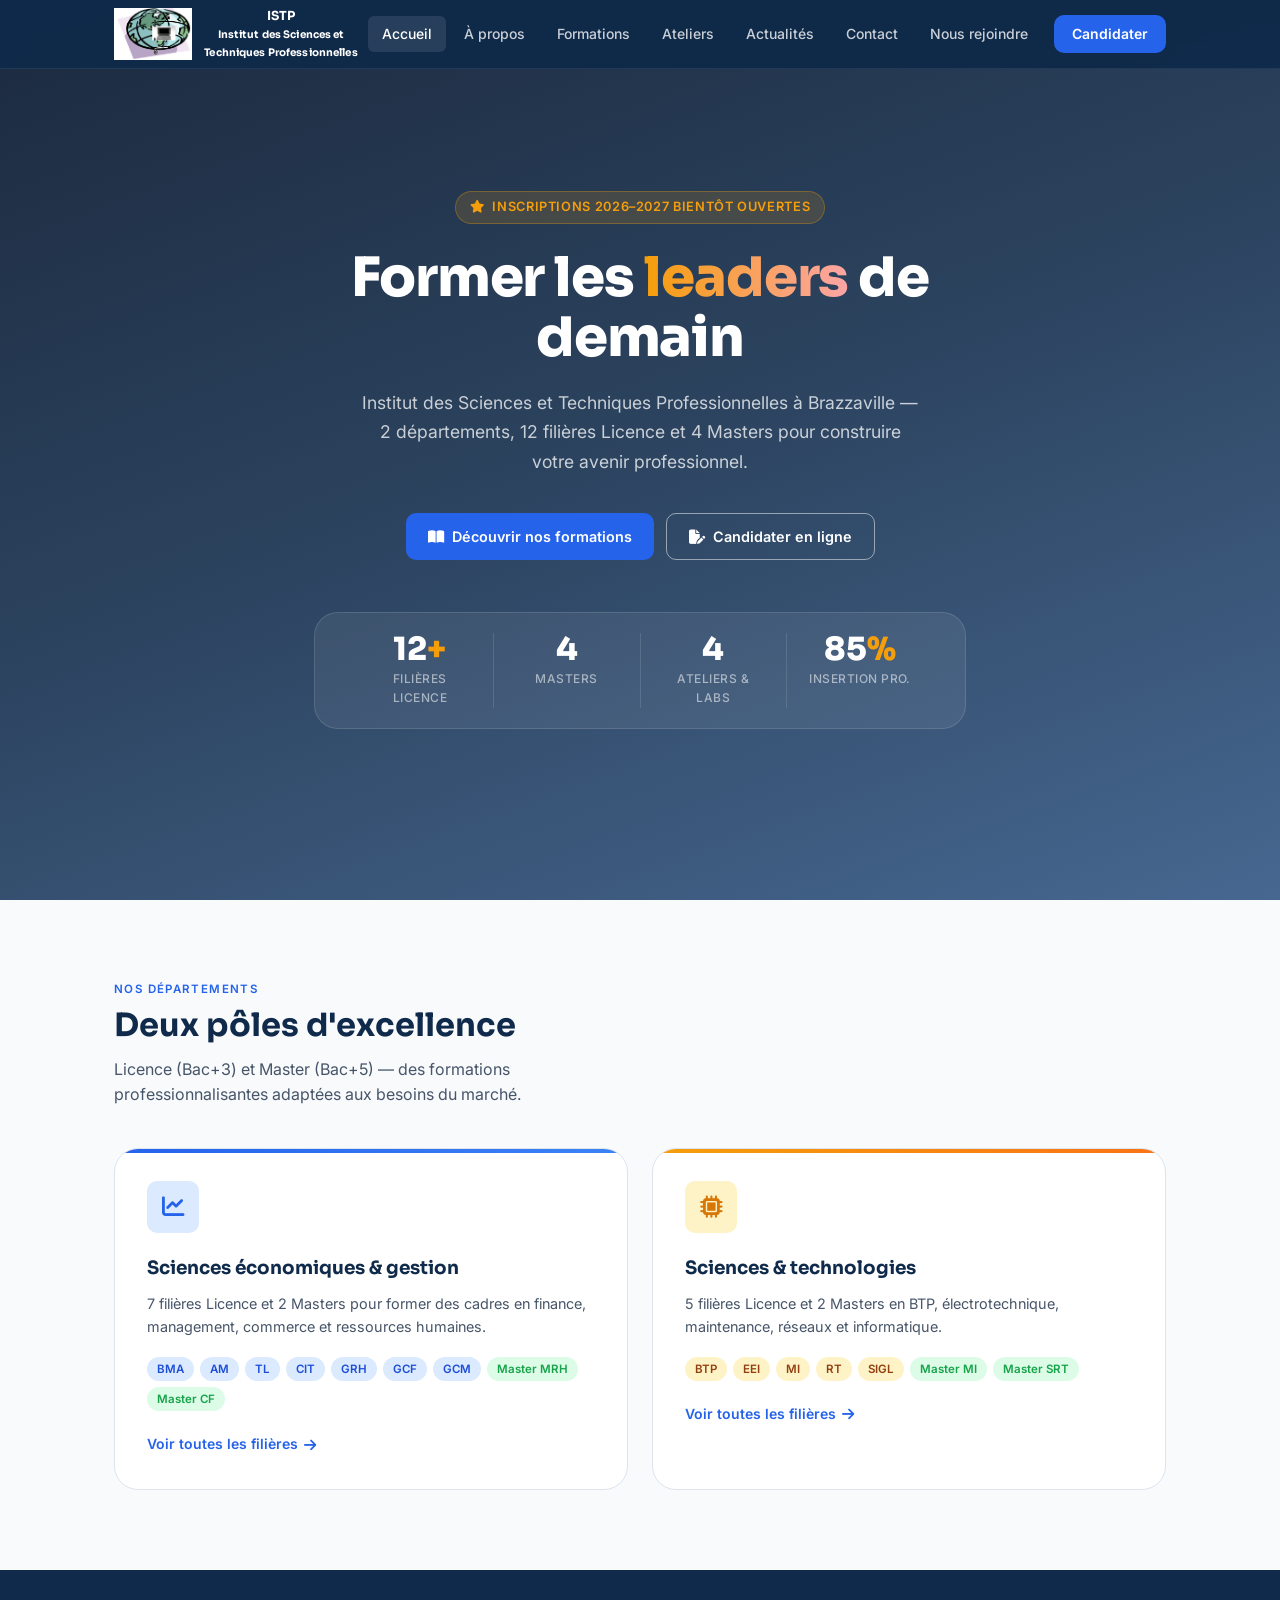
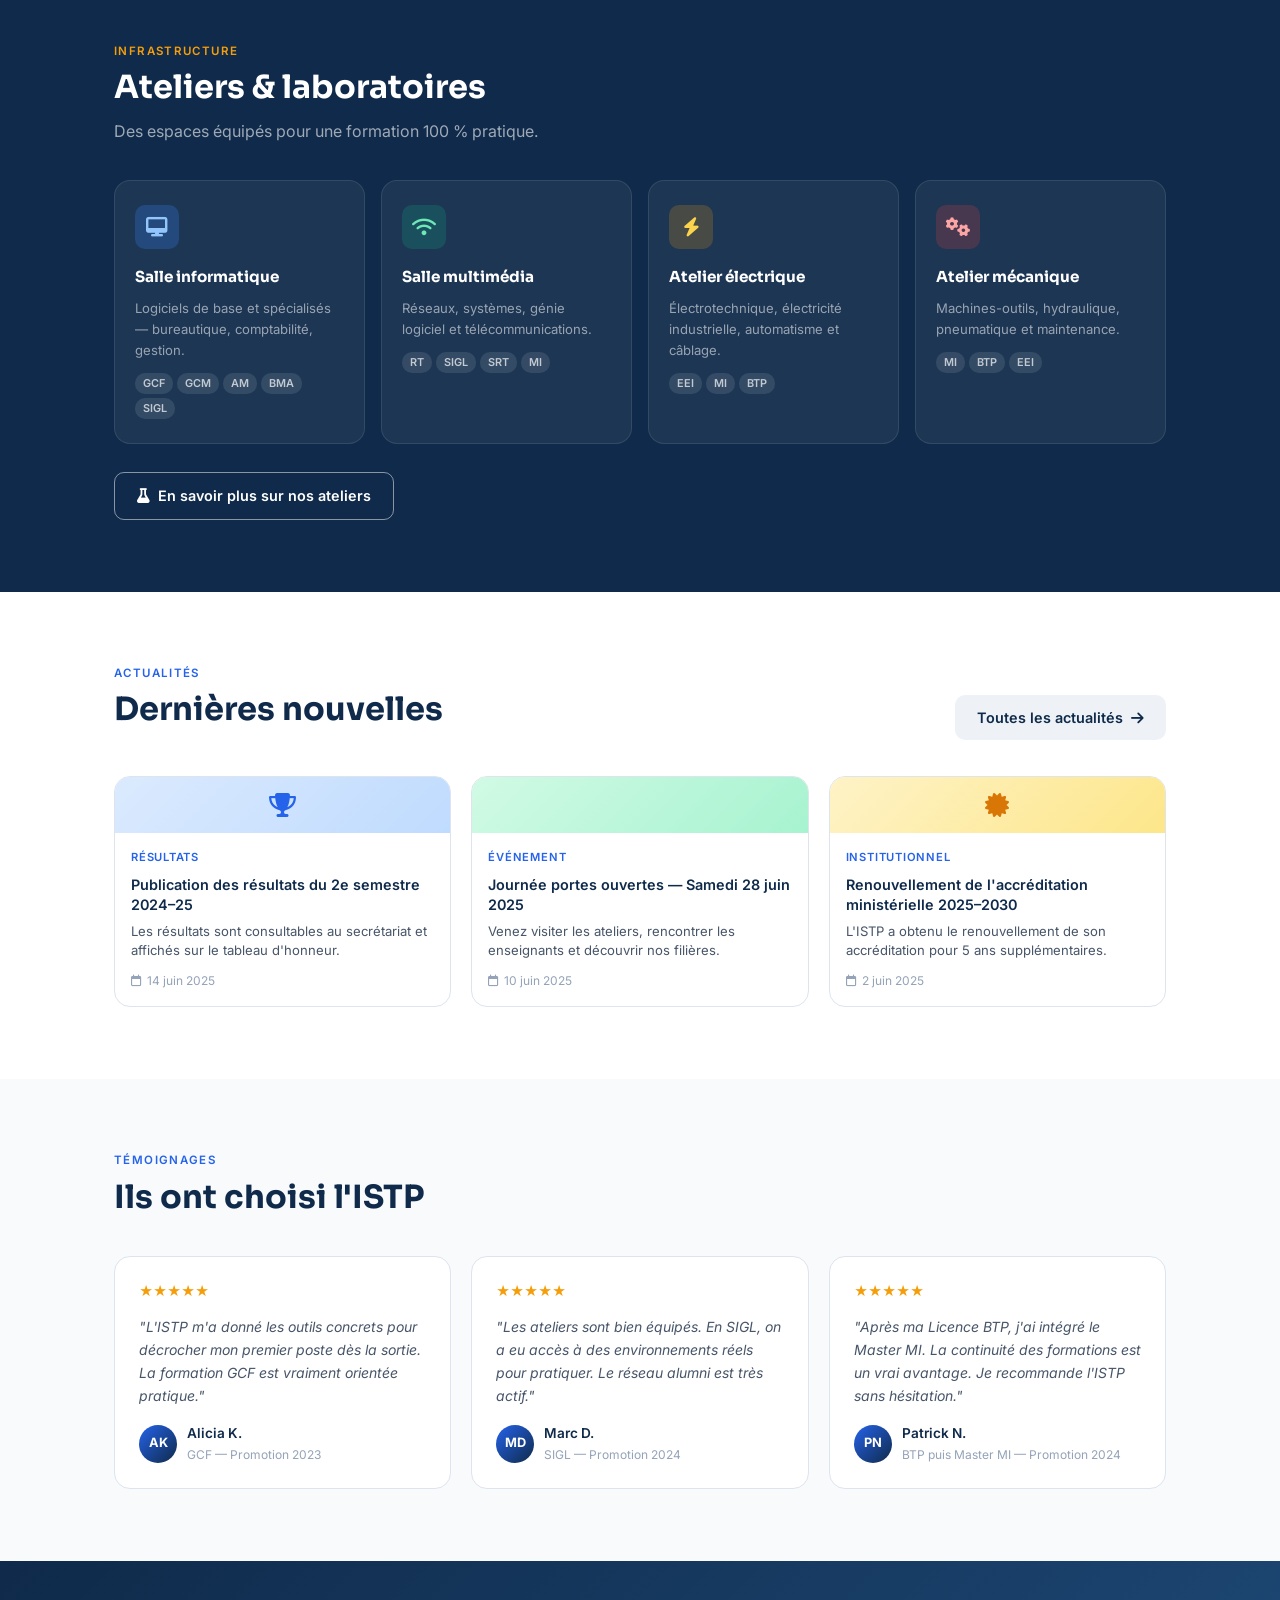
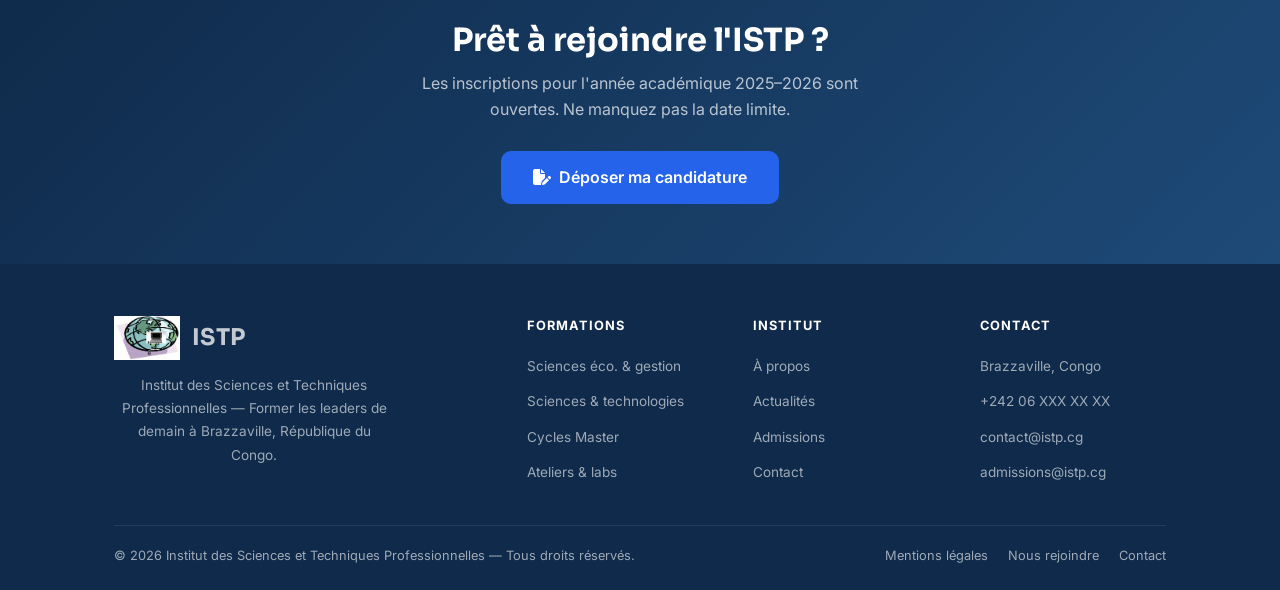
<file: index.html>
<!DOCTYPE html>
<html lang="fr">
<head>
  <meta charset="UTF-8">
  <meta name="viewport" content="width=device-width, initial-scale=1.0">
  <meta name="description" content="Institut des Sciences et Techniques Professionnelles — 2 départements, 12 filières Licence et 4 Masters à Brazzaville, Congo.">
  <title>ISTP — Accueil</title>
  <link rel="preconnect" href="https://fonts.googleapis.com">
  <link rel="preconnect" href="https://fonts.gstatic.com" crossorigin>
  <link href="https://fonts.googleapis.com/css2?family=Inter:wght@300;400;500;600;700&family=Sora:wght@400;600;700;800&display=swap" rel="stylesheet">
  <link rel="stylesheet" href="https://cdnjs.cloudflare.com/ajax/libs/font-awesome/6.5.0/css/all.min.css">
  <link rel="stylesheet" href="css/style.css">
</head>
<body>

<!-- ═══════ HEADER ═══════ -->
<header id="header">
  <div class="container">
    <div class="header-inner">
      <a class="logo" href="index.html">
        <img src="images/logo_istp.png" alt="Logo ISTP" class="logo-img">
        <span class="logo-text"><div align="center">ISTP<br><small>Institut des Sciences et <br>Techniques Professionnelles </small></div></span>
      </a>
      <nav class="nav-links">
        <a href="index.html" class="active">Accueil</a>
        <a href="apropos.html">À propos</a>
        <a href="formations.html">Formations</a>
        <a href="ateliers.html">Ateliers</a>
        <a href="actualites.html">Actualités</a>
        <a href="contact.html">Contact</a>
        <a href="nous-rejoindre.html">Nous rejoindre</a>
        <a href="admissions.html" class="nav-cta">Candidater</a>
      </nav>
      <button class="hamburger" onclick="toggleMenu()" aria-label="Menu">
        <span></span><span></span><span></span>
      </button>
    </div>
  </div>
  <nav class="mobile-menu" id="mobileMenu">
    <a href="index.html"><i class="fa-solid fa-house"></i> Accueil</a>
    <a href="apropos.html"><i class="fa-solid fa-building-columns"></i> À propos</a>
    <a href="formations.html"><i class="fa-solid fa-book-open"></i> Formations</a>
    <a href="ateliers.html"><i class="fa-solid fa-screwdriver-wrench"></i> Ateliers</a>
    <a href="actualites.html"><i class="fa-solid fa-newspaper"></i> Actualités</a>
    <a href="contact.html"><i class="fa-solid fa-envelope"></i> Contact</a>
    <a href="nous-rejoindre.html"><i class="fa-solid fa-share-nodes"></i> Nous rejoindre</a>
    <a href="admissions.html" style="color:var(--accent)"><i class="fa-solid fa-file-pen"></i> Candidater</a>
  </nav>
</header>

<!-- ═══════ HERO ═══════ -->
<section id="hero">
  <div class="hero-content">
    <div class="hero-eyebrow"><i class="fa-solid fa-star"></i> Inscriptions 2026–2027 bientôt ouvertes</div>
    <h1 class="hero-title">Former les <span class="highlight">leaders</span> de demain</h1>
    <p class="hero-sub">Institut des Sciences et Techniques Professionnelles à Brazzaville — 2 départements, 12 filières Licence et 4 Masters pour construire votre avenir professionnel.</p>
    <div class="hero-btns">
      <a href="formations.html" class="btn btn-primary"><i class="fa-solid fa-book-open"></i> Découvrir nos formations</a>
      <a href="admissions.html" class="btn btn-outline"><i class="fa-solid fa-file-pen"></i> Candidater en ligne</a>
    </div>
    <div class="hero-stats">
      <div class="hero-stat"><div class="num">12<span>+</span></div><div class="lbl">Filières Licence</div></div>
      <div class="hero-stat"><div class="num">4</div><div class="lbl">Masters</div></div>
      <div class="hero-stat"><div class="num">4</div><div class="lbl">Ateliers & labs</div></div>
      <div class="hero-stat"><div class="num">85<span>%</span></div><div class="lbl">Insertion pro.</div></div>
    </div>
  </div>
</section>

<!-- ═══════ DÉPARTEMENTS ═══════ -->
<section class="depts-section">
  <div class="container">
    <div class="section-label">Nos départements</div>
    <div class="section-title">Deux pôles d'excellence</div>
    <p class="section-sub">Licence (Bac+3) et Master (Bac+5) — des formations professionnalisantes adaptées aux besoins du marché.</p>
    <div class="depts-grid">
      <div class="dept-card seg fade-up">
        <div class="dept-icon"><i class="fa-solid fa-chart-line"></i></div>
        <h3>Sciences économiques & gestion</h3>
        <p>7 filières Licence et 2 Masters pour former des cadres en finance, management, commerce et ressources humaines.</p>
        <div class="dept-filieres">
          <span class="badge blue">BMA</span><span class="badge blue">AM</span><span class="badge blue">TL</span>
          <span class="badge blue">CIT</span><span class="badge blue">GRH</span><span class="badge blue">GCF</span>
          <span class="badge blue">GCM</span><span class="badge green">Master MRH</span><span class="badge green">Master CF</span>
        </div>
        <a class="dept-link" href="formations.html">Voir toutes les filières <i class="fa-solid fa-arrow-right"></i></a>
      </div>
      <div class="dept-card st fade-up">
        <div class="dept-icon"><i class="fa-solid fa-microchip"></i></div>
        <h3>Sciences & technologies</h3>
        <p>5 filières Licence et 2 Masters en BTP, électrotechnique, maintenance, réseaux et informatique.</p>
        <div class="dept-filieres">
          <span class="badge amber">BTP</span><span class="badge amber">EEI</span><span class="badge amber">MI</span>
          <span class="badge amber">RT</span><span class="badge amber">SIGL</span>
          <span class="badge green">Master MI</span><span class="badge green">Master SRT</span>
        </div>
        <a class="dept-link" href="formations.html">Voir toutes les filières <i class="fa-solid fa-arrow-right"></i></a>
      </div>
    </div>
  </div>
</section>

<!-- ═══════ ATELIERS STRIP ═══════ -->
<section class="ateliers-strip">
  <div class="container">
    <div class="section-label" style="color:var(--accent)">Infrastructure</div>
    <div class="section-title" style="color:var(--white)">Ateliers & laboratoires</div>
    <p class="section-sub" style="color:rgba(255,255,255,.6)">Des espaces équipés pour une formation 100 % pratique.</p>
    <div class="ateliers-grid">
      <div class="atelier-card fade-up">
        <div class="atelier-icon"><i class="fa-solid fa-desktop"></i></div>
        <h4>Salle informatique</h4>
        <p>Logiciels de base et spécialisés — bureautique, comptabilité, gestion.</p>
        <div class="atelier-tags"><span class="atag">GCF</span><span class="atag">GCM</span><span class="atag">AM</span><span class="atag">BMA</span><span class="atag">SIGL</span></div>
      </div>
      <div class="atelier-card fade-up">
        <div class="atelier-icon"><i class="fa-solid fa-wifi"></i></div>
        <h4>Salle multimédia</h4>
        <p>Réseaux, systèmes, génie logiciel et télécommunications.</p>
        <div class="atelier-tags"><span class="atag">RT</span><span class="atag">SIGL</span><span class="atag">SRT</span><span class="atag">MI</span></div>
      </div>
      <div class="atelier-card fade-up">
        <div class="atelier-icon"><i class="fa-solid fa-bolt"></i></div>
        <h4>Atelier électrique</h4>
        <p>Électrotechnique, électricité industrielle, automatisme et câblage.</p>
        <div class="atelier-tags"><span class="atag">EEI</span><span class="atag">MI</span><span class="atag">BTP</span></div>
      </div>
      <div class="atelier-card fade-up">
        <div class="atelier-icon"><i class="fa-solid fa-gears"></i></div>
        <h4>Atelier mécanique</h4>
        <p>Machines-outils, hydraulique, pneumatique et maintenance.</p>
        <div class="atelier-tags"><span class="atag">MI</span><span class="atag">BTP</span><span class="atag">EEI</span></div>
      </div>
    </div>
    <div style="margin-top:28px">
      <a href="ateliers.html" class="btn btn-outline"><i class="fa-solid fa-flask"></i> En savoir plus sur nos ateliers</a>
    </div>
  </div>
</section>

<!-- ═══════ ACTUALITÉS ═══════ -->
<section class="news-section">
  <div class="container">
    <div class="news-header">
      <div>
        <div class="section-label">Actualités</div>
        <div class="section-title">Dernières nouvelles</div>
      </div>
      <a href="actualites.html" class="btn btn-ghost">Toutes les actualités <i class="fa-solid fa-arrow-right"></i></a>
    </div>
    <div class="news-grid">
      <div class="news-card fade-up">
        <div class="news-img res"><i class="fa-solid fa-trophy"></i></div>
        <div class="news-body">
          <div class="news-cat">Résultats</div>
          <h4>Publication des résultats du 2e semestre 2024–25</h4>
          <p>Les résultats sont consultables au secrétariat et affichés sur le tableau d'honneur.</p>
          <div class="news-date"><i class="fa-regular fa-calendar"></i> 14 juin 2025</div>
        </div>
      </div>
      <div class="news-card fade-up">
        <div class="news-img evt"><i class="fa-solid fa-calendar-star"></i></div>
        <div class="news-body">
          <div class="news-cat">Événement</div>
          <h4>Journée portes ouvertes — Samedi 28 juin 2025</h4>
          <p>Venez visiter les ateliers, rencontrer les enseignants et découvrir nos filières.</p>
          <div class="news-date"><i class="fa-regular fa-calendar"></i> 10 juin 2025</div>
        </div>
      </div>
      <div class="news-card fade-up">
        <div class="news-img inst"><i class="fa-solid fa-certificate"></i></div>
        <div class="news-body">
          <div class="news-cat">Institutionnel</div>
          <h4>Renouvellement de l'accréditation ministérielle 2025–2030</h4>
          <p>L'ISTP a obtenu le renouvellement de son accréditation pour 5 ans supplémentaires.</p>
          <div class="news-date"><i class="fa-regular fa-calendar"></i> 2 juin 2025</div>
        </div>
      </div>
    </div>
  </div>
</section>

<!-- ═══════ TÉMOIGNAGES ═══════ -->
<section class="testi-section">
  <div class="container">
    <div class="section-label">Témoignages</div>
    <div class="section-title">Ils ont choisi l'ISTP</div>
    <div class="testi-grid">
      <div class="testi-card fade-up">
        <div class="testi-stars">★★★★★</div>
        <p>"L'ISTP m'a donné les outils concrets pour décrocher mon premier poste dès la sortie. La formation GCF est vraiment orientée pratique."</p>
        <div class="testi-author">
          <div class="testi-avatar">AK</div>
          <div><div class="testi-name">Alicia K.</div><div class="testi-role">GCF — Promotion 2023</div></div>
        </div>
      </div>
      <div class="testi-card fade-up">
        <div class="testi-stars">★★★★★</div>
        <p>"Les ateliers sont bien équipés. En SIGL, on a eu accès à des environnements réels pour pratiquer. Le réseau alumni est très actif."</p>
        <div class="testi-author">
          <div class="testi-avatar">MD</div>
          <div><div class="testi-name">Marc D.</div><div class="testi-role">SIGL — Promotion 2024</div></div>
        </div>
      </div>
      <div class="testi-card fade-up">
        <div class="testi-stars">★★★★★</div>
        <p>"Après ma Licence BTP, j'ai intégré le Master MI. La continuité des formations est un vrai avantage. Je recommande l'ISTP sans hésitation."</p>
        <div class="testi-author">
          <div class="testi-avatar">PN</div>
          <div><div class="testi-name">Patrick N.</div><div class="testi-role">BTP puis Master MI — Promotion 2024</div></div>
        </div>
      </div>
    </div>
  </div>
</section>

<!-- ═══════ CTA ═══════ -->
<section class="cta-banner">
  <div class="container">
    <div class="section-title">Prêt à rejoindre l'ISTP ?</div>
    <p>Les inscriptions pour l'année académique 2025–2026 sont ouvertes. Ne manquez pas la date limite.</p>
    <a href="admissions.html" class="btn btn-primary" style="font-size:1rem;padding:14px 32px"><i class="fa-solid fa-file-pen"></i> Déposer ma candidature</a>
  </div>
</section>

<!-- ═══════ FOOTER ═══════ -->
<footer id="footer">
  <div class="container">
    <div class="footer-top">
      <div class="footer-brand">
        <a class="logo logo-footer" href="index.html"><img src="images/logo_istp.png" alt="Logo ISTP" class="logo-img"><span class="logo-text"><H1>ISTP</H1></a>
        <p align="center">Institut des Sciences et Techniques Professionnelles — Former les leaders de demain à Brazzaville, République du Congo.</p>
      </div>
      <div class="footer-col">
        <h5>Formations</h5>
        <ul>
          <li><a href="formations.html">Sciences éco. & gestion</a></li>
          <li><a href="formations.html">Sciences & technologies</a></li>
          <li><a href="formations.html">Cycles Master</a></li>
          <li><a href="ateliers.html">Ateliers & labs</a></li>
        </ul>
      </div>
      <div class="footer-col">
        <h5>Institut</h5>
        <ul>
          <li><a href="apropos.html">À propos</a></li>
          <li><a href="actualites.html">Actualités</a></li>
          <li><a href="admissions.html">Admissions</a></li>
          <li><a href="contact.html">Contact</a></li>
        </ul>
      </div>
      <div class="footer-col">
        <h5>Contact</h5>
        <ul>
          <li><a href="#">Brazzaville, Congo</a></li>
          <li><a href="tel:+242060000000">+242 06 XXX XX XX</a></li>
          <li><a href="mailto:contact@istp.cg">contact@istp.cg</a></li>
          <li><a href="mailto:admissions@istp.cg">admissions@istp.cg</a></li>
        </ul>
      </div>
    </div>
    <div class="footer-bottom">
      <p>© 2026 Institut des Sciences et Techniques Professionnelles — Tous droits réservés.</p>
      <div class="footer-bottom-links">
        <a href="mentions-legales.html">Mentions légales</a>
        <a href="nous-rejoindre.html">Nous rejoindre</a>
        <a href="contact.html">Contact</a>
      </div>
    </div>
  </div>
</footer>

<button id="scrollTop" onclick="scrollToTop()" title="Haut de page"><i class="fa-solid fa-chevron-up"></i></button>
<script src="js/main.js"></script>
</body>
</html>
</file>
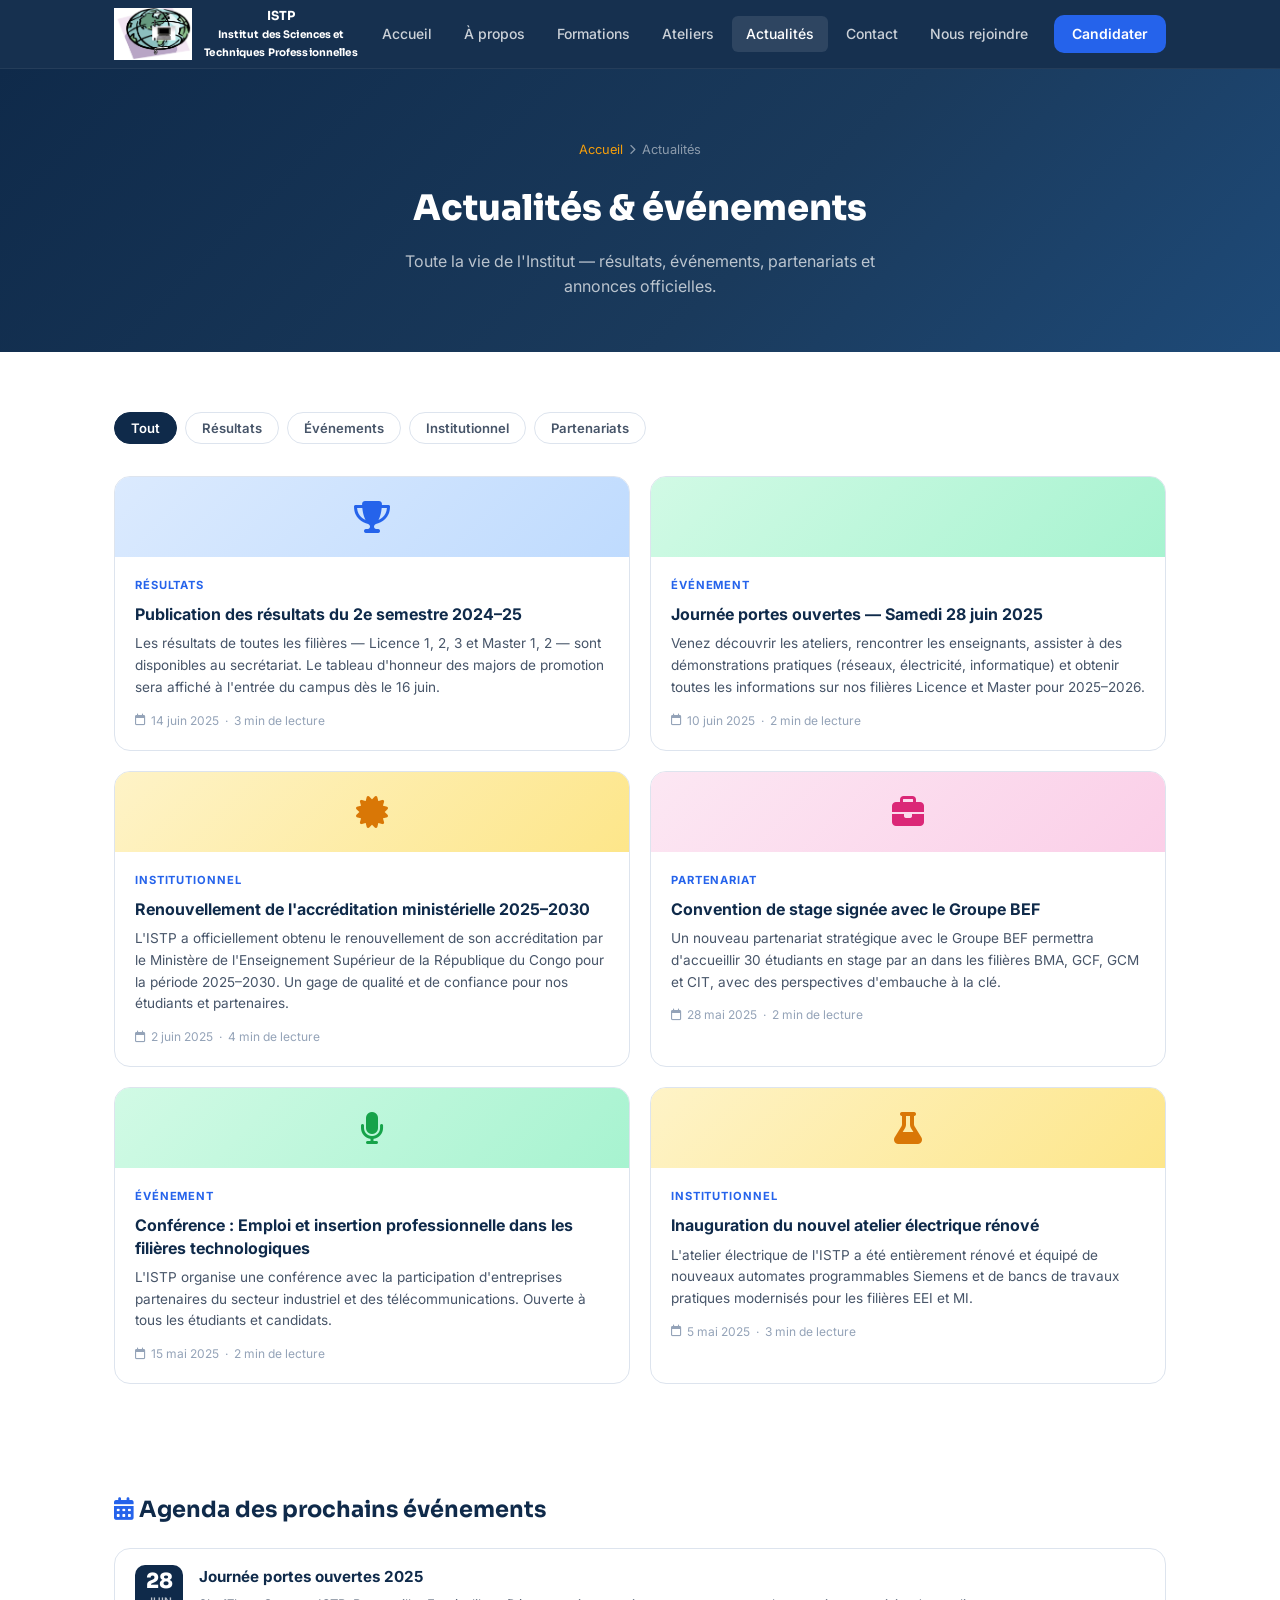
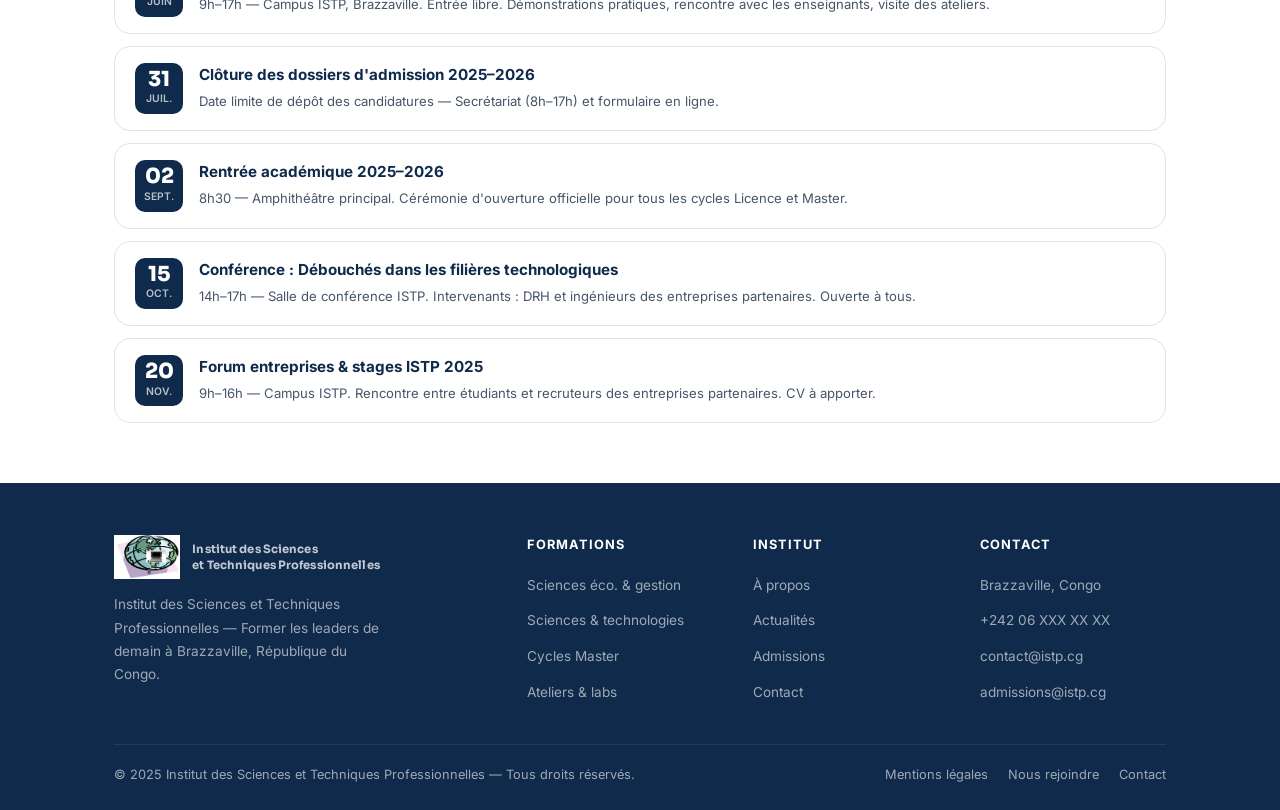
<file: actualites.html>
<!DOCTYPE html>
<html lang="fr">
<head>
  <meta charset="UTF-8">
  <meta name="viewport" content="width=device-width, initial-scale=1.0">
  <meta name="description" content="Actualités & événements de l'ISTP — Résultats, journées portes ouvertes, partenariats et agenda de l'Institut.">
  <title>ISTP — Actualités & événements</title>
  <link rel="preconnect" href="https://fonts.googleapis.com">
  <link rel="preconnect" href="https://fonts.gstatic.com" crossorigin>
  <link href="https://fonts.googleapis.com/css2?family=Inter:wght@300;400;500;600;700&family=Sora:wght@400;600;700;800&display=swap" rel="stylesheet">
  <link rel="stylesheet" href="https://cdnjs.cloudflare.com/ajax/libs/font-awesome/6.5.0/css/all.min.css">
  <link rel="stylesheet" href="css/style.css">
</head>
<body>

<!-- ═══════ HEADER ═══════ -->
<header id="header">
  <div class="container">
    <div class="header-inner">
      <a class="logo" href="index.html">
        <img src="images/logo_istp.png" alt="Logo ISTP" class="logo-img">
       <span class="logo-text"><div align="center">ISTP<br><small>Institut des Sciences et <br>Techniques Professionnelles </small></div></span>
      </a>
      <nav class="nav-links">
        <a href="index.html">Accueil</a>
        <a href="apropos.html">À propos</a>
        <a href="formations.html">Formations</a>
        <a href="ateliers.html">Ateliers</a>
        <a href="actualites.html" class="active">Actualités</a>
        <a href="contact.html">Contact</a>
        <a href="nous-rejoindre.html">Nous rejoindre</a>
        <a href="admissions.html" class="nav-cta">Candidater</a>
      </nav>
      <button class="hamburger" onclick="toggleMenu()" aria-label="Menu">
        <span></span><span></span><span></span>
      </button>
    </div>
  </div>
  <nav class="mobile-menu" id="mobileMenu">
    <a href="index.html"><i class="fa-solid fa-house"></i> Accueil</a>
    <a href="apropos.html"><i class="fa-solid fa-building-columns"></i> À propos</a>
    <a href="formations.html"><i class="fa-solid fa-book-open"></i> Formations</a>
    <a href="ateliers.html"><i class="fa-solid fa-screwdriver-wrench"></i> Ateliers</a>
    <a href="actualites.html"><i class="fa-solid fa-newspaper"></i> Actualités</a>
    <a href="contact.html"><i class="fa-solid fa-envelope"></i> Contact</a>
    <a href="nous-rejoindre.html"><i class="fa-solid fa-share-nodes"></i> Nous rejoindre</a>
    <a href="admissions.html" style="color:var(--accent)"><i class="fa-solid fa-file-pen"></i> Candidater</a>
  </nav>
</header>

<!-- ═══════ BANDEAU ═══════ -->
<div class="page-top">
  <div class="page-banner">
    <div class="breadcrumb">
      <a href="index.html">Accueil</a>
      <i class="fa-solid fa-chevron-right"></i>
      Actualités
    </div>
    <h1>Actualités & événements</h1>
    <p>Toute la vie de l'Institut — résultats, événements, partenariats et annonces officielles.</p>
  </div>
</div>

<!-- ═══════ ARTICLES ═══════ -->
<section class="actualites-section">
  <div class="container">

    <!-- Filtres -->
    <div class="actu-filters">
      <button class="filter-btn active" data-cat="all">Tout</button>
      <button class="filter-btn" data-cat="resultats">Résultats</button>
      <button class="filter-btn" data-cat="evenements">Événements</button>
      <button class="filter-btn" data-cat="institutionnel">Institutionnel</button>
      <button class="filter-btn" data-cat="partenariats">Partenariats</button>
    </div>

    <!-- Articles -->
    <div class="actu-big-grid">
      <div class="actu-full-card fade-up" data-cat="resultats">
        <div class="actu-img res"><i class="fa-solid fa-trophy"></i></div>
        <div class="actu-body">
          <div class="cat">Résultats</div>
          <h4>Publication des résultats du 2e semestre 2024–25</h4>
          <p>Les résultats de toutes les filières — Licence 1, 2, 3 et Master 1, 2 — sont disponibles au secrétariat. Le tableau d'honneur des majors de promotion sera affiché à l'entrée du campus dès le 16 juin.</p>
          <div class="actu-meta"><i class="fa-regular fa-calendar"></i> 14 juin 2025 &nbsp;·&nbsp; 3 min de lecture</div>
        </div>
      </div>
      <div class="actu-full-card fade-up" data-cat="evenements">
        <div class="actu-img evt"><i class="fa-solid fa-calendar-star"></i></div>
        <div class="actu-body">
          <div class="cat">Événement</div>
          <h4>Journée portes ouvertes — Samedi 28 juin 2025</h4>
          <p>Venez découvrir les ateliers, rencontrer les enseignants, assister à des démonstrations pratiques (réseaux, électricité, informatique) et obtenir toutes les informations sur nos filières Licence et Master pour 2025–2026.</p>
          <div class="actu-meta"><i class="fa-regular fa-calendar"></i> 10 juin 2025 &nbsp;·&nbsp; 2 min de lecture</div>
        </div>
      </div>
      <div class="actu-full-card fade-up" data-cat="institutionnel">
        <div class="actu-img inst"><i class="fa-solid fa-certificate"></i></div>
        <div class="actu-body">
          <div class="cat">Institutionnel</div>
          <h4>Renouvellement de l'accréditation ministérielle 2025–2030</h4>
          <p>L'ISTP a officiellement obtenu le renouvellement de son accréditation par le Ministère de l'Enseignement Supérieur de la République du Congo pour la période 2025–2030. Un gage de qualité et de confiance pour nos étudiants et partenaires.</p>
          <div class="actu-meta"><i class="fa-regular fa-calendar"></i> 2 juin 2025 &nbsp;·&nbsp; 4 min de lecture</div>
        </div>
      </div>
      <div class="actu-full-card fade-up" data-cat="partenariats">
        <div class="actu-img part"><i class="fa-solid fa-briefcase"></i></div>
        <div class="actu-body">
          <div class="cat">Partenariat</div>
          <h4>Convention de stage signée avec le Groupe BEF</h4>
          <p>Un nouveau partenariat stratégique avec le Groupe BEF permettra d'accueillir 30 étudiants en stage par an dans les filières BMA, GCF, GCM et CIT, avec des perspectives d'embauche à la clé.</p>
          <div class="actu-meta"><i class="fa-regular fa-calendar"></i> 28 mai 2025 &nbsp;·&nbsp; 2 min de lecture</div>
        </div>
      </div>
      <div class="actu-full-card fade-up" data-cat="evenements">
        <div class="actu-img evt"><i class="fa-solid fa-microphone"></i></div>
        <div class="actu-body">
          <div class="cat">Événement</div>
          <h4>Conférence : Emploi et insertion professionnelle dans les filières technologiques</h4>
          <p>L'ISTP organise une conférence avec la participation d'entreprises partenaires du secteur industriel et des télécommunications. Ouverte à tous les étudiants et candidats.</p>
          <div class="actu-meta"><i class="fa-regular fa-calendar"></i> 15 mai 2025 &nbsp;·&nbsp; 2 min de lecture</div>
        </div>
      </div>
      <div class="actu-full-card fade-up" data-cat="institutionnel">
        <div class="actu-img inst"><i class="fa-solid fa-flask"></i></div>
        <div class="actu-body">
          <div class="cat">Institutionnel</div>
          <h4>Inauguration du nouvel atelier électrique rénové</h4>
          <p>L'atelier électrique de l'ISTP a été entièrement rénové et équipé de nouveaux automates programmables Siemens et de bancs de travaux pratiques modernisés pour les filières EEI et MI.</p>
          <div class="actu-meta"><i class="fa-regular fa-calendar"></i> 5 mai 2025 &nbsp;·&nbsp; 3 min de lecture</div>
        </div>
      </div>
    </div>

  </div>
</section>

<!-- ═══════ AGENDA ═══════ -->
<section class="agenda-section">
  <div class="container">
    <div class="agenda-title"><i class="fa-solid fa-calendar-days" style="color:var(--blue)"></i> Agenda des prochains événements</div>
    <div class="event-list">
      <div class="event-item fade-up">
        <div class="event-date"><div class="day">28</div><div class="month">juin</div></div>
        <div class="event-info">
          <h4>Journée portes ouvertes 2025</h4>
          <p>9h–17h — Campus ISTP, Brazzaville. Entrée libre. Démonstrations pratiques, rencontre avec les enseignants, visite des ateliers.</p>
        </div>
      </div>
      <div class="event-item fade-up">
        <div class="event-date"><div class="day">31</div><div class="month">juil.</div></div>
        <div class="event-info">
          <h4>Clôture des dossiers d'admission 2025–2026</h4>
          <p>Date limite de dépôt des candidatures — Secrétariat (8h–17h) et formulaire en ligne.</p>
        </div>
      </div>
      <div class="event-item fade-up">
        <div class="event-date"><div class="day">02</div><div class="month">sept.</div></div>
        <div class="event-info">
          <h4>Rentrée académique 2025–2026</h4>
          <p>8h30 — Amphithéâtre principal. Cérémonie d'ouverture officielle pour tous les cycles Licence et Master.</p>
        </div>
      </div>
      <div class="event-item fade-up">
        <div class="event-date"><div class="day">15</div><div class="month">oct.</div></div>
        <div class="event-info">
          <h4>Conférence : Débouchés dans les filières technologiques</h4>
          <p>14h–17h — Salle de conférence ISTP. Intervenants : DRH et ingénieurs des entreprises partenaires. Ouverte à tous.</p>
        </div>
      </div>
      <div class="event-item fade-up">
        <div class="event-date"><div class="day">20</div><div class="month">nov.</div></div>
        <div class="event-info">
          <h4>Forum entreprises & stages ISTP 2025</h4>
          <p>9h–16h — Campus ISTP. Rencontre entre étudiants et recruteurs des entreprises partenaires. CV à apporter.</p>
        </div>
      </div>
    </div>
  </div>
</section>

<!-- ═══════ FOOTER ═══════ -->
<footer id="footer">
  <div class="container">
    <div class="footer-top">
      <div class="footer-brand">
        <a class="logo logo-footer" href="index.html"><img src="images/logo_istp.png" alt="Logo ISTP" class="logo-img"><span class="logo-text">Institut des Sciences<br>et Techniques Professionnelles</span></a>
        <p>Institut des Sciences et Techniques Professionnelles — Former les leaders de demain à Brazzaville, République du Congo.</p>
      </div>
      <div class="footer-col">
        <h5>Formations</h5>
        <ul>
          <li><a href="formations.html">Sciences éco. & gestion</a></li>
          <li><a href="formations.html">Sciences & technologies</a></li>
          <li><a href="formations.html">Cycles Master</a></li>
          <li><a href="ateliers.html">Ateliers & labs</a></li>
        </ul>
      </div>
      <div class="footer-col">
        <h5>Institut</h5>
        <ul>
          <li><a href="apropos.html">À propos</a></li>
          <li><a href="actualites.html">Actualités</a></li>
          <li><a href="admissions.html">Admissions</a></li>
          <li><a href="contact.html">Contact</a></li>
        </ul>
      </div>
      <div class="footer-col">
        <h5>Contact</h5>
        <ul>
          <li><a href="#">Brazzaville, Congo</a></li>
          <li><a href="tel:+242060000000">+242 06 XXX XX XX</a></li>
          <li><a href="mailto:contact@istp.cg">contact@istp.cg</a></li>
          <li><a href="mailto:admissions@istp.cg">admissions@istp.cg</a></li>
        </ul>
      </div>
    </div>
    <div class="footer-bottom">
      <p>© 2025 Institut des Sciences et Techniques Professionnelles — Tous droits réservés.</p>
      <div class="footer-bottom-links">
        <a href="mentions-legales.html">Mentions légales</a>
        <a href="nous-rejoindre.html">Nous rejoindre</a>
        <a href="contact.html">Contact</a>
      </div>
    </div>
  </div>
</footer>

<button id="scrollTop" onclick="scrollToTop()" title="Haut de page"><i class="fa-solid fa-chevron-up"></i></button>
<script src="js/main.js"></script>
<script>
  /* Filtres actualités — logique locale */
  document.querySelectorAll('.filter-btn').forEach(btn => {
    btn.addEventListener('click', function () {
      document.querySelectorAll('.filter-btn').forEach(b => b.classList.remove('active'));
      this.classList.add('active');
      const cat = this.dataset.cat;
      document.querySelectorAll('.actu-full-card').forEach(card => {
        card.style.display = (cat === 'all' || card.dataset.cat === cat) ? 'block' : 'none';
      });
    });
  });
</script>
</body>
</html>
</file>
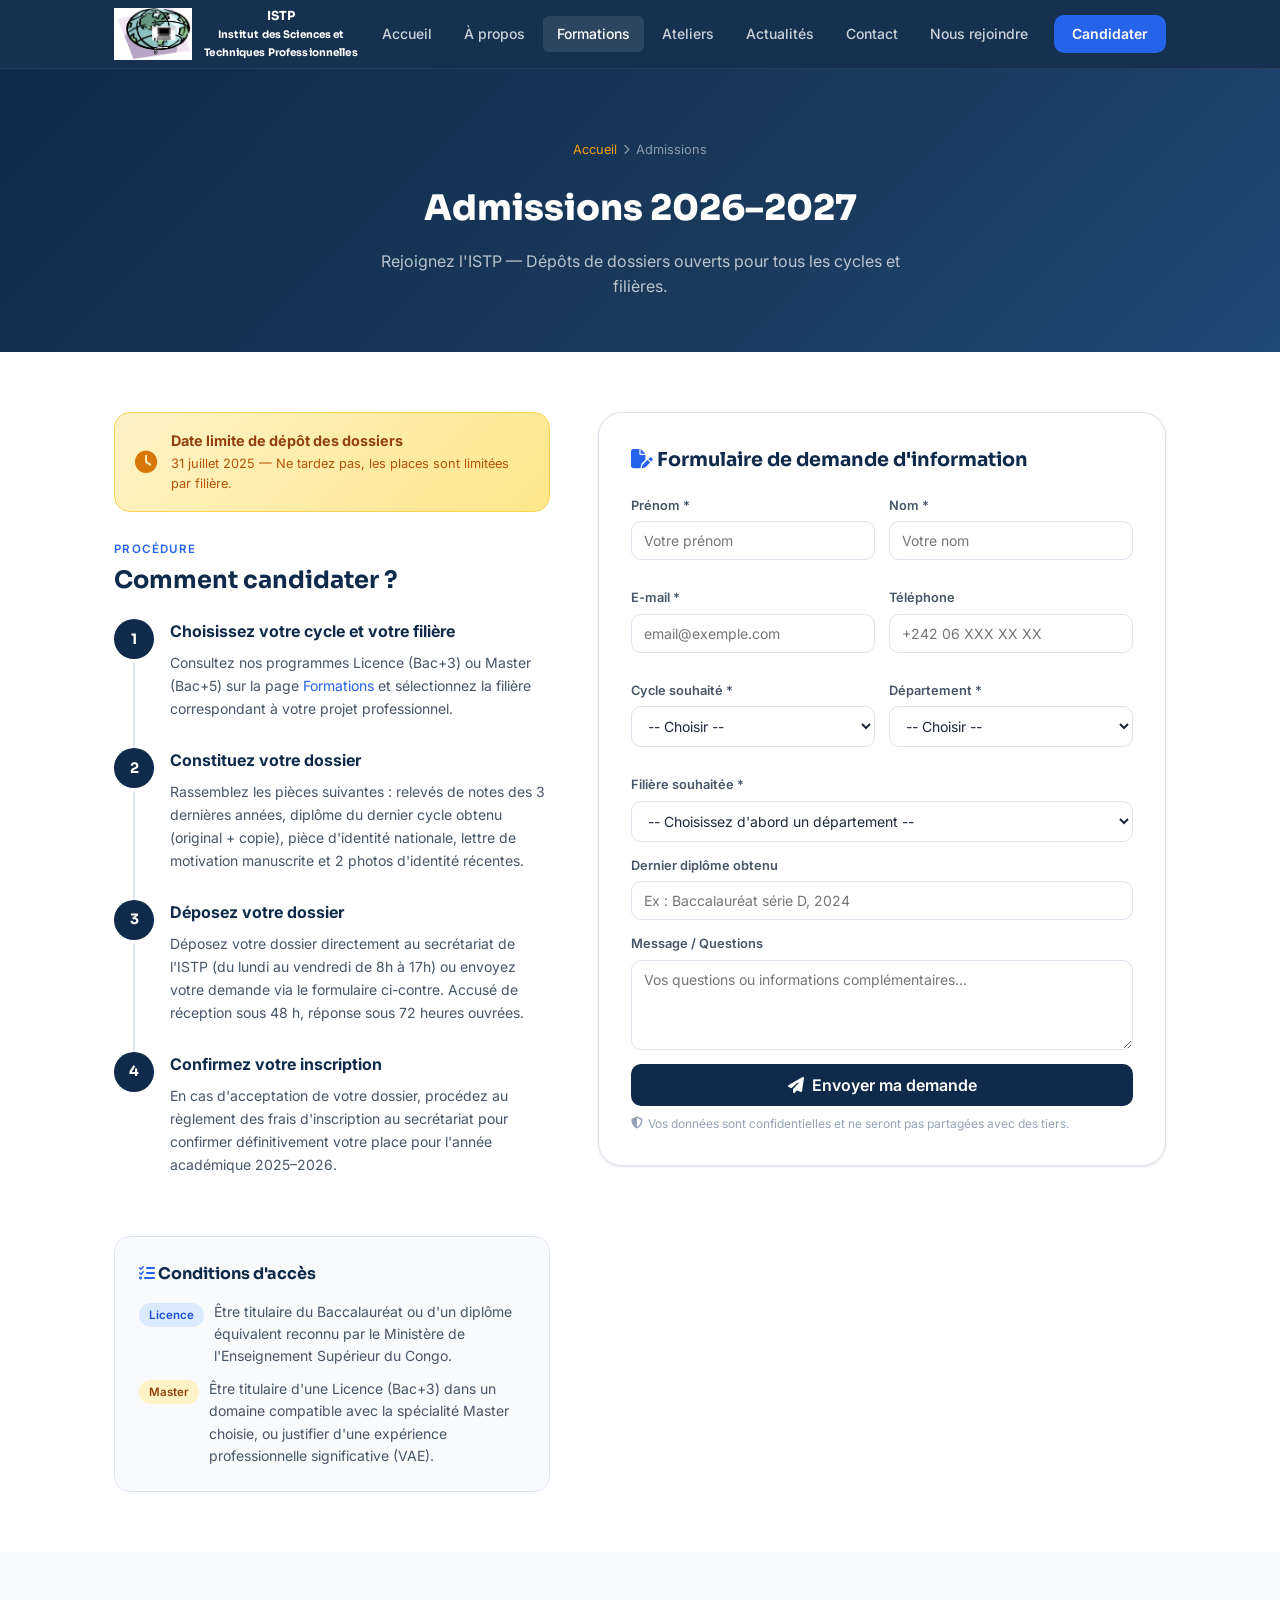
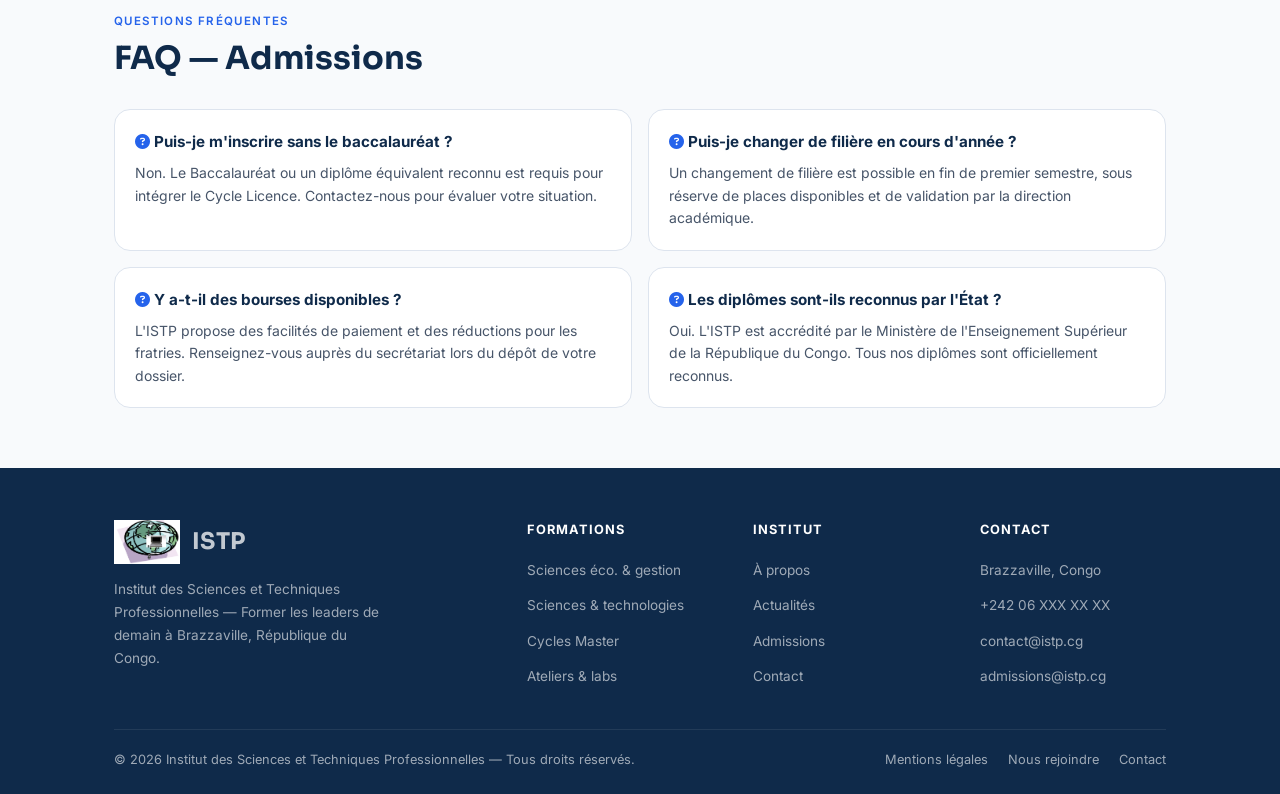
<file: admissions.html>
<!DOCTYPE html>
<html lang="fr">
<head>
  <meta charset="UTF-8">
  <meta name="viewport" content="width=device-width, initial-scale=1.0">
  <meta name="description" content="Admissions ISTP 2025-2026 — Procédure d'inscription, conditions d'accès et formulaire de candidature pour les cycles Licence et Master.">
  <title>ISTP — Admissions 2026–2027</title>
  <link rel="preconnect" href="https://fonts.googleapis.com">
  <link rel="preconnect" href="https://fonts.gstatic.com" crossorigin>
  <link href="https://fonts.googleapis.com/css2?family=Inter:wght@300;400;500;600;700&family=Sora:wght@400;600;700;800&display=swap" rel="stylesheet">
  <link rel="stylesheet" href="https://cdnjs.cloudflare.com/ajax/libs/font-awesome/6.5.0/css/all.min.css">
  <link rel="stylesheet" href="css/style.css">
</head>
<body>

<!-- ═══════ HEADER ═══════ -->
<header id="header">
  <div class="container">
    <div class="header-inner">
      <a class="logo" href="index.html">
        <img src="images/logo_istp.png" alt="Logo ISTP" class="logo-img">
        <span class="logo-text"><div align="center">ISTP<br><small>Institut des Sciences et <br>Techniques Professionnelles </small></div></span>
      </a>
      <nav class="nav-links">
       <a href="index.html">Accueil</a>
        <a href="apropos.html">À propos</a>
        <a href="formations.html" class="active">Formations</a>
        <a href="ateliers.html">Ateliers</a>
        <a href="actualites.html">Actualités</a>
        <a href="contact.html">Contact</a>
        <a href="nous-rejoindre.html">Nous rejoindre</a>
        <a href="admissions.html" class="nav-cta">Candidater</a>
      </nav>
      <button class="hamburger" onclick="toggleMenu()" aria-label="Menu">
        <span></span><span></span><span></span>
      </button>
    </div>
  </div>
  <nav class="mobile-menu" id="mobileMenu">
    <a href="index.html"><i class="fa-solid fa-house"></i> Accueil</a>
    <a href="apropos.html"><i class="fa-solid fa-building-columns"></i> À propos</a>
    <a href="formations.html"><i class="fa-solid fa-book-open"></i> Formations</a>
    <a href="ateliers.html"><i class="fa-solid fa-screwdriver-wrench"></i> Ateliers</a>
    <a href="actualites.html"><i class="fa-solid fa-newspaper"></i> Actualités</a>
    <a href="contact.html"><i class="fa-solid fa-envelope"></i> Contact</a>
    <a href="nous-rejoindre.html"><i class="fa-solid fa-share-nodes"></i> Nous rejoindre</a>
    <a href="admissions.html" style="color:var(--accent)"><i class="fa-solid fa-file-pen"></i> Candidater</a>
  </nav>
</header>

<!-- ═══════ BANDEAU ═══════ -->
<div class="page-top">
  <div class="page-banner">
    <div class="breadcrumb">
      <a href="index.html">Accueil</a>
      <i class="fa-solid fa-chevron-right"></i>
      Admissions
    </div>
    <h1>Admissions 2026–2027</h1>
    <p>Rejoignez l'ISTP — Dépôts de dossiers ouverts pour tous les cycles et filières.</p>
  </div>
</div>

<!-- ═══════ SECTION PRINCIPALE ═══════ -->
<section class="admissions-section">
  <div class="container">
    <div class="admissions-grid">

      <!-- Colonne gauche : procédure -->
      <div>
        <div class="deadline-box">
          <i class="fa-solid fa-clock"></i>
          <div>
            <h4>Date limite de dépôt des dossiers</h4>
            <p>31 juillet 2025 — Ne tardez pas, les places sont limitées par filière.</p>
          </div>
        </div>

        <div class="section-label">Procédure</div>
        <div class="section-title" style="font-size:1.5rem; margin-bottom:24px;">Comment candidater ?</div>

        <div class="steps-list">
          <div class="step-item">
            <div class="step-num">1</div>
            <div class="step-body">
              <h4>Choisissez votre cycle et votre filière</h4>
              <p>Consultez nos programmes Licence (Bac+3) ou Master (Bac+5) sur la page <a href="formations.html" style="color:var(--blue)">Formations</a> et sélectionnez la filière correspondant à votre projet professionnel.</p>
            </div>
          </div>
          <div class="step-item">
            <div class="step-num">2</div>
            <div class="step-body">
              <h4>Constituez votre dossier</h4>
              <p>Rassemblez les pièces suivantes : relevés de notes des 3 dernières années, diplôme du dernier cycle obtenu (original + copie), pièce d'identité nationale, lettre de motivation manuscrite et 2 photos d'identité récentes.</p>
            </div>
          </div>
          <div class="step-item">
            <div class="step-num">3</div>
            <div class="step-body">
              <h4>Déposez votre dossier</h4>
              <p>Déposez votre dossier directement au secrétariat de l'ISTP (du lundi au vendredi de 8h à 17h) ou envoyez votre demande via le formulaire ci-contre. Accusé de réception sous 48 h, réponse sous 72 heures ouvrées.</p>
            </div>
          </div>
          <div class="step-item">
            <div class="step-num">4</div>
            <div class="step-body">
              <h4>Confirmez votre inscription</h4>
              <p>En cas d'acceptation de votre dossier, procédez au règlement des frais d'inscription au secrétariat pour confirmer définitivement votre place pour l'année académique 2025–2026.</p>
            </div>
          </div>
        </div>

        <!-- Conditions d'accès -->
        <div style="margin-top:32px; padding:24px; background:var(--surface); border-radius:var(--radius-lg); border:1.5px solid var(--border);">
          <h4 style="font-family:'Sora',sans-serif; font-size:1rem; font-weight:700; color:var(--navy); margin-bottom:14px;"><i class="fa-solid fa-list-check" style="color:var(--blue);"></i> Conditions d'accès</h4>
          <div style="display:flex; flex-direction:column; gap:10px;">
            <div style="display:flex; gap:10px; align-items:flex-start;">
              <span class="badge blue" style="flex-shrink:0; margin-top:2px;">Licence</span>
              <p style="font-size:.875rem; color:var(--text-2);">Être titulaire du Baccalauréat ou d'un diplôme équivalent reconnu par le Ministère de l'Enseignement Supérieur du Congo.</p>
            </div>
            <div style="display:flex; gap:10px; align-items:flex-start;">
              <span class="badge amber" style="flex-shrink:0; margin-top:2px;">Master</span>
              <p style="font-size:.875rem; color:var(--text-2);">Être titulaire d'une Licence (Bac+3) dans un domaine compatible avec la spécialité Master choisie, ou justifier d'une expérience professionnelle significative (VAE).</p>
            </div>
          </div>
        </div>
      </div>

      <!-- Colonne droite : formulaire -->
      <div>
        <div class="contact-form-card">
          <h3><i class="fa-solid fa-file-pen" style="color:var(--blue)"></i> Formulaire de demande d'information</h3>

          <div class="form-row">
            <div class="form-group">
              <label for="prenom">Prénom *</label>
              <input type="text" id="prenom" placeholder="Votre prénom" required>
            </div>
            <div class="form-group">
              <label for="nom">Nom *</label>
              <input type="text" id="nom" placeholder="Votre nom" required>
            </div>
          </div>

          <div class="form-row">
            <div class="form-group">
              <label for="email">E-mail *</label>
              <input type="email" id="email" placeholder="email@exemple.com" required>
            </div>
            <div class="form-group">
              <label for="tel">Téléphone</label>
              <input type="tel" id="tel" placeholder="+242 06 XXX XX XX">
            </div>
          </div>

          <div class="form-row">
            <div class="form-group">
              <label for="cycle">Cycle souhaité *</label>
              <select id="cycle">
                <option value="">-- Choisir --</option>
                <option value="licence">Licence (Bac+3)</option>
                <option value="master">Master (Bac+5)</option>
              </select>
            </div>
            <div class="form-group">
              <label for="deptSelect">Département *</label>
              <select id="deptSelect" onchange="updateFilieres()">
                <option value="">-- Choisir --</option>
                <option value="seg">Sciences éco. & gestion</option>
                <option value="st">Sciences & technologies</option>
              </select>
            </div>
          </div>

          <div class="form-group">
            <label for="filiereSelect">Filière souhaitée *</label>
            <select id="filiereSelect">
              <option value="">-- Choisissez d'abord un département --</option>
            </select>
          </div>

          <div class="form-group">
            <label for="diplome">Dernier diplôme obtenu</label>
            <input type="text" id="diplome" placeholder="Ex : Baccalauréat série D, 2024">
          </div>

          <div class="form-group">
            <label for="message">Message / Questions</label>
            <textarea id="message" placeholder="Vos questions ou informations complémentaires..."></textarea>
          </div>

          <button class="btn btn-navy" style="width:100%; justify-content:center; font-size:1rem;"
            onclick="submitForm(this)">
            <i class="fa-solid fa-paper-plane"></i> Envoyer ma demande
          </button>
          <p class="form-note"><i class="fa-solid fa-shield-halved"></i> Vos données sont confidentielles et ne seront pas partagées avec des tiers.</p>
        </div>
      </div>

    </div>
  </div>
</section>

<!-- ═══════ FAQ ═══════ -->
<section style="padding:60px 0; background:var(--surface);">
  <div class="container">
    <div class="section-label">Questions fréquentes</div>
    <div class="section-title">FAQ — Admissions</div>
    <div style="display:grid; grid-template-columns:1fr 1fr; gap:16px; margin-top:32px;" id="faq-grid">
      <div style="background:var(--white); border:1.5px solid var(--border); border-radius:var(--radius-lg); padding:20px;">
        <h4 style="font-size:.95rem; font-weight:700; color:var(--navy); margin-bottom:8px;"><i class="fa-solid fa-circle-question" style="color:var(--blue);"></i> Puis-je m'inscrire sans le baccalauréat ?</h4>
        <p style="font-size:.875rem; color:var(--text-2);">Non. Le Baccalauréat ou un diplôme équivalent reconnu est requis pour intégrer le Cycle Licence. Contactez-nous pour évaluer votre situation.</p>
      </div>
      <div style="background:var(--white); border:1.5px solid var(--border); border-radius:var(--radius-lg); padding:20px;">
        <h4 style="font-size:.95rem; font-weight:700; color:var(--navy); margin-bottom:8px;"><i class="fa-solid fa-circle-question" style="color:var(--blue);"></i> Puis-je changer de filière en cours d'année ?</h4>
        <p style="font-size:.875rem; color:var(--text-2);">Un changement de filière est possible en fin de premier semestre, sous réserve de places disponibles et de validation par la direction académique.</p>
      </div>
      <div style="background:var(--white); border:1.5px solid var(--border); border-radius:var(--radius-lg); padding:20px;">
        <h4 style="font-size:.95rem; font-weight:700; color:var(--navy); margin-bottom:8px;"><i class="fa-solid fa-circle-question" style="color:var(--blue);"></i> Y a-t-il des bourses disponibles ?</h4>
        <p style="font-size:.875rem; color:var(--text-2);">L'ISTP propose des facilités de paiement et des réductions pour les fratries. Renseignez-vous auprès du secrétariat lors du dépôt de votre dossier.</p>
      </div>
      <div style="background:var(--white); border:1.5px solid var(--border); border-radius:var(--radius-lg); padding:20px;">
        <h4 style="font-size:.95rem; font-weight:700; color:var(--navy); margin-bottom:8px;"><i class="fa-solid fa-circle-question" style="color:var(--blue);"></i> Les diplômes sont-ils reconnus par l'État ?</h4>
        <p style="font-size:.875rem; color:var(--text-2);">Oui. L'ISTP est accrédité par le Ministère de l'Enseignement Supérieur de la République du Congo. Tous nos diplômes sont officiellement reconnus.</p>
      </div>
    </div>
  </div>
</section>

<!-- ═══════ FOOTER ═══════ -->
<footer id="footer">
  <div class="container">
    <div class="footer-top">
      <div class="footer-brand">
       <a class="logo logo-footer" href="index.html"><img src="images/logo_istp.png" alt="Logo ISTP" class="logo-img"><span class="logo-text"><H1>ISTP</H1></a>
        <p>Institut des Sciences et Techniques Professionnelles — Former les leaders de demain à Brazzaville, République du Congo.</p>
      </div>
      <div class="footer-col">
        <h5>Formations</h5>
        <ul>
          <li><a href="formations.html">Sciences éco. & gestion</a></li>
          <li><a href="formations.html">Sciences & technologies</a></li>
          <li><a href="formations.html">Cycles Master</a></li>
          <li><a href="ateliers.html">Ateliers & labs</a></li>
        </ul>
      </div>
      <div class="footer-col">
        <h5>Institut</h5>
        <ul>
          <li><a href="apropos.html">À propos</a></li>
          <li><a href="actualites.html">Actualités</a></li>
          <li><a href="admissions.html">Admissions</a></li>
          <li><a href="contact.html">Contact</a></li>
        </ul>
      </div>
      <div class="footer-col">
        <h5>Contact</h5>
        <ul>
          <li><a href="#">Brazzaville, Congo</a></li>
          <li><a href="tel:+242060000000">+242 06 XXX XX XX</a></li>
          <li><a href="mailto:contact@istp.cg">contact@istp.cg</a></li>
          <li><a href="mailto:admissions@istp.cg">admissions@istp.cg</a></li>
        </ul>
      </div>
    </div>
    <div class="footer-bottom">
      <p>© 2026 Institut des Sciences et Techniques Professionnelles — Tous droits réservés.</p>
      <div class="footer-bottom-links">
        <a href="mentions-legales.html">Mentions légales</a>
        <a href="nous-rejoindre.html">Nous rejoindre</a>
        <a href="contact.html">Contact</a>
      </div>
    </div>
  </div>
</footer>

<button id="scrollTop" onclick="scrollToTop()" title="Haut de page"><i class="fa-solid fa-chevron-up"></i></button>
<script src="js/main.js"></script>
</body>
</html>
</file>
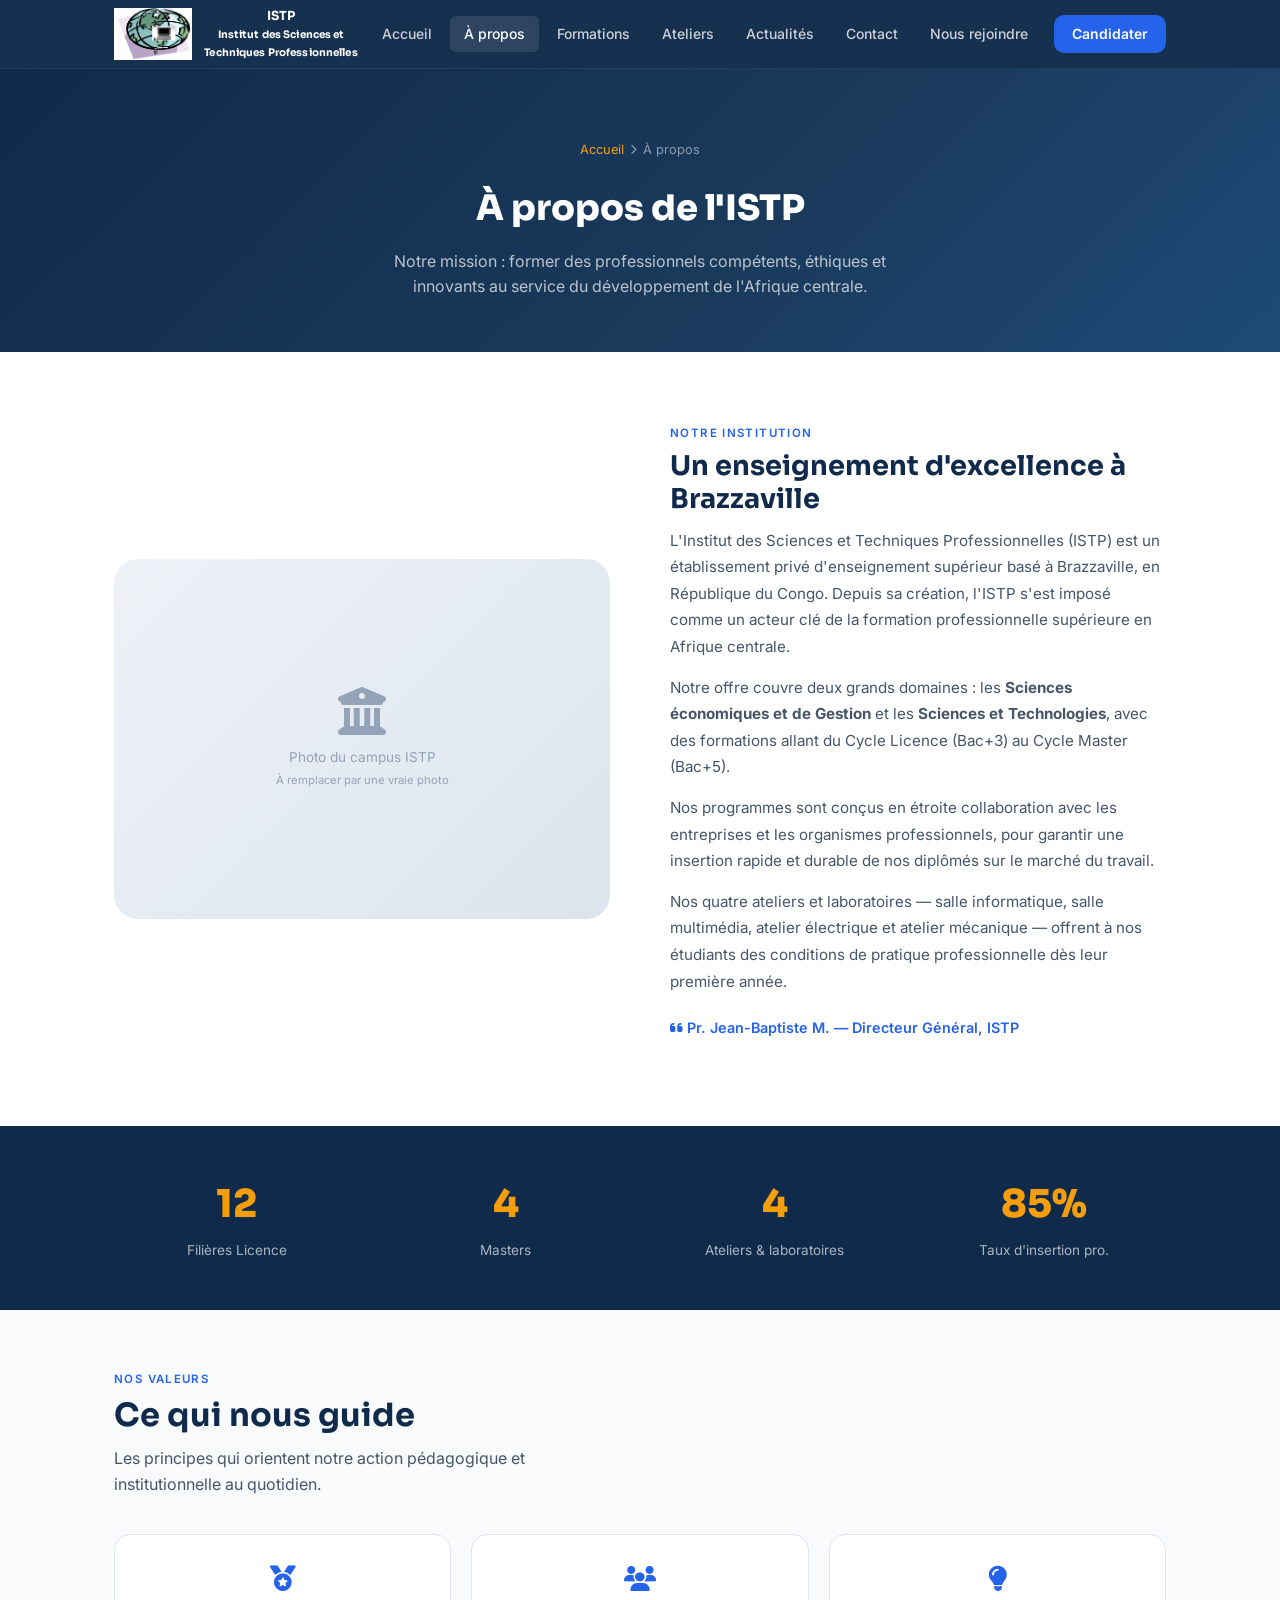
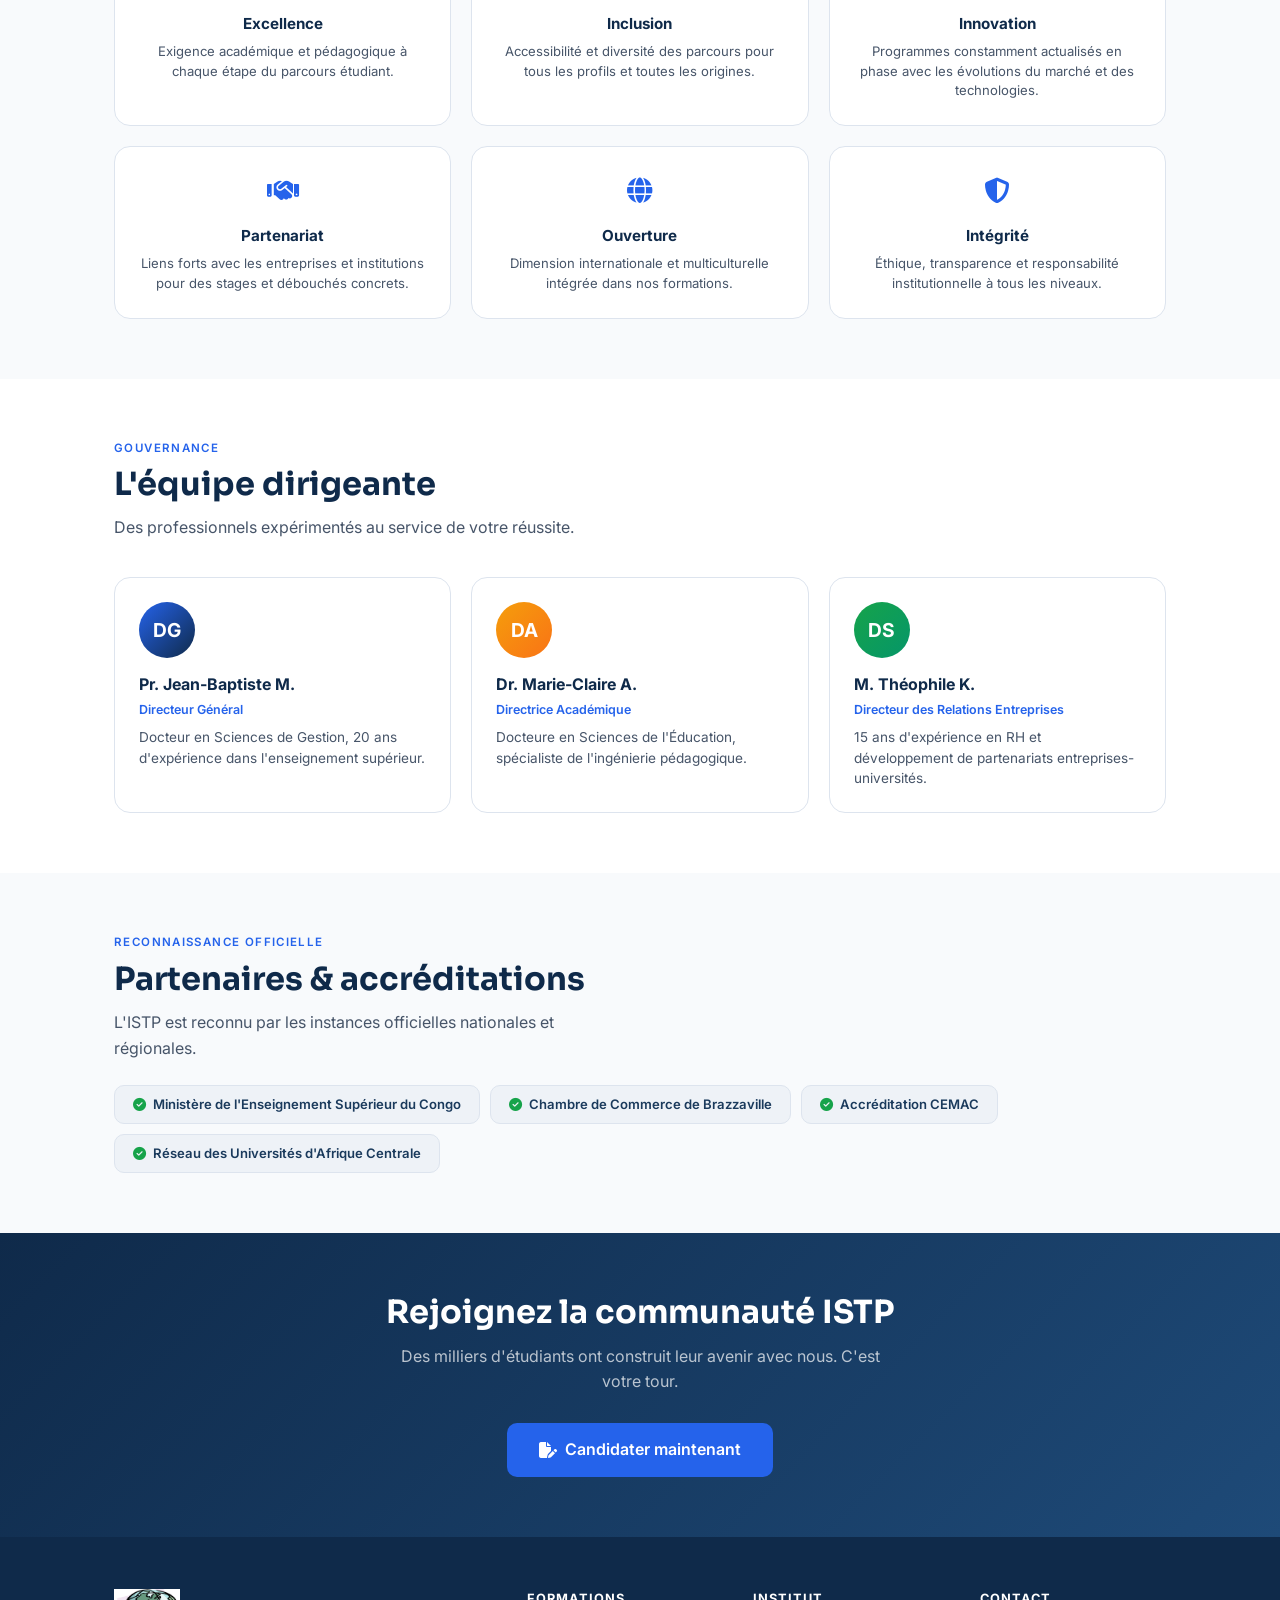
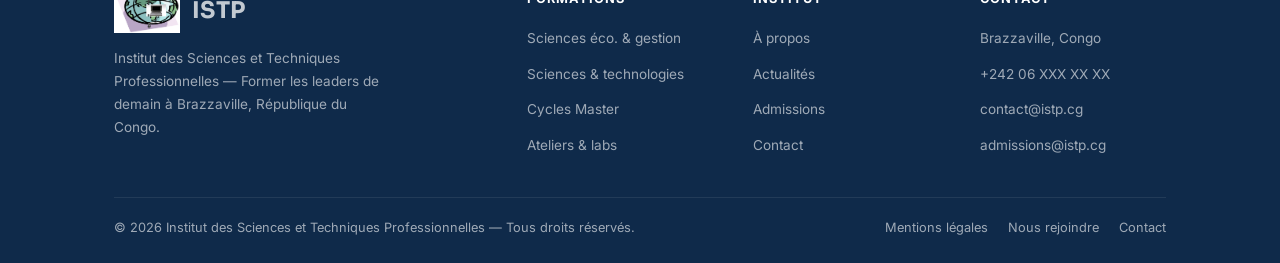
<file: apropos.html>
<!DOCTYPE html>
<html lang="fr">
<head>
  <meta charset="UTF-8">
  <meta name="viewport" content="width=device-width, initial-scale=1.0">
  <meta name="description" content="À propos de l'ISTP — Histoire, mission, valeurs et partenaires de l'Institut des Sciences et Techniques Professionnelles de Brazzaville.">
  <title>ISTP — À propos</title>
  <link rel="preconnect" href="https://fonts.googleapis.com">
  <link rel="preconnect" href="https://fonts.gstatic.com" crossorigin>
  <link href="https://fonts.googleapis.com/css2?family=Inter:wght@300;400;500;600;700&family=Sora:wght@400;600;700;800&display=swap" rel="stylesheet">
  <link rel="stylesheet" href="https://cdnjs.cloudflare.com/ajax/libs/font-awesome/6.5.0/css/all.min.css">
  <link rel="stylesheet" href="css/style.css">
</head>
<body>

<!-- ═══════ HEADER ═══════ -->
<header id="header">
  <div class="container">
    <div class="header-inner">
      <a class="logo" href="index.html">
        <img src="images/logo_istp.png" alt="Logo ISTP" class="logo-img">
       <span class="logo-text"><div align="center">ISTP<br><small>Institut des Sciences et <br>Techniques Professionnelles </small></div></span>
      </a>
      <nav class="nav-links">
        <a href="index.html">Accueil</a>
        <a href="apropos.html" class="active">À propos</a>
        <a href="formations.html">Formations</a>
        <a href="ateliers.html">Ateliers</a>
        <a href="actualites.html">Actualités</a>
        <a href="contact.html">Contact</a>
        <a href="nous-rejoindre.html">Nous rejoindre</a>
        <a href="admissions.html" class="nav-cta">Candidater</a>
      </nav>
      <button class="hamburger" onclick="toggleMenu()" aria-label="Menu">
        <span></span><span></span><span></span>
      </button>
    </div>
  </div>
  <nav class="mobile-menu" id="mobileMenu">
    <a href="index.html"><i class="fa-solid fa-house"></i> Accueil</a>
    <a href="apropos.html"><i class="fa-solid fa-building-columns"></i> À propos</a>
    <a href="formations.html"><i class="fa-solid fa-book-open"></i> Formations</a>
    <a href="ateliers.html"><i class="fa-solid fa-screwdriver-wrench"></i> Ateliers</a>
    <a href="actualites.html"><i class="fa-solid fa-newspaper"></i> Actualités</a>
    <a href="contact.html"><i class="fa-solid fa-envelope"></i> Contact</a>
    <a href="nous-rejoindre.html"><i class="fa-solid fa-share-nodes"></i> Nous rejoindre</a>
    <a href="admissions.html" style="color:var(--accent)"><i class="fa-solid fa-file-pen"></i> Candidater</a>
  </nav>
</header>

<!-- ═══════ BANDEAU ═══════ -->
<div class="page-top">
  <div class="page-banner">
    <div class="breadcrumb">
      <a href="index.html">Accueil</a>
      <i class="fa-solid fa-chevron-right"></i>
      À propos
    </div>
    <h1>À propos de l'ISTP</h1>
    <p>Notre mission : former des professionnels compétents, éthiques et innovants au service du développement de l'Afrique centrale.</p>
  </div>
</div>

<!-- ═══════ MOT DU DIRECTEUR ═══════ -->
<section class="about-intro">
  <div class="container">
    <div class="about-grid">
      <div class="about-img-wrap">
        <div class="about-img-placeholder">
          <i class="fa-solid fa-building-columns"></i>
          <p>Photo du campus ISTP<br><small>À remplacer par une vraie photo</small></p>
        </div>
      </div>
      <div class="about-text fade-up">
        <div class="section-label">Notre institution</div>
        <div class="section-title">Un enseignement d'excellence à Brazzaville</div>
        <p>L'Institut des Sciences et Techniques Professionnelles (ISTP) est un établissement privé d'enseignement supérieur basé à Brazzaville, en République du Congo. Depuis sa création, l'ISTP s'est imposé comme un acteur clé de la formation professionnelle supérieure en Afrique centrale.</p>
        <p>Notre offre couvre deux grands domaines : les <strong>Sciences économiques et de Gestion</strong> et les <strong>Sciences et Technologies</strong>, avec des formations allant du Cycle Licence (Bac+3) au Cycle Master (Bac+5).</p>
        <p>Nos programmes sont conçus en étroite collaboration avec les entreprises et les organismes professionnels, pour garantir une insertion rapide et durable de nos diplômés sur le marché du travail.</p>
        <p>Nos quatre ateliers et laboratoires — salle informatique, salle multimédia, atelier électrique et atelier mécanique — offrent à nos étudiants des conditions de pratique professionnelle dès leur première année.</p>
        <p class="signature"><i class="fa-solid fa-quote-left"></i> Pr. Jean-Baptiste M. — Directeur Général, ISTP</p>
      </div>
    </div>
  </div>
</section>

<!-- ═══════ CHIFFRES CLÉS ═══════ -->
<section style="padding:48px 0; background:var(--navy);">
  <div class="container">
    <div style="display:grid; grid-template-columns:repeat(4,1fr); gap:24px; text-align:center;">
      <div class="fade-up">
        <div style="font-family:'Sora',sans-serif; font-size:2.4rem; font-weight:800; color:var(--accent);">12</div>
        <div style="font-size:.85rem; color:rgba(255,255,255,.65); margin-top:4px;">Filières Licence</div>
      </div>
      <div class="fade-up">
        <div style="font-family:'Sora',sans-serif; font-size:2.4rem; font-weight:800; color:var(--accent);">4</div>
        <div style="font-size:.85rem; color:rgba(255,255,255,.65); margin-top:4px;">Masters</div>
      </div>
      <div class="fade-up">
        <div style="font-family:'Sora',sans-serif; font-size:2.4rem; font-weight:800; color:var(--accent);">4</div>
        <div style="font-size:.85rem; color:rgba(255,255,255,.65); margin-top:4px;">Ateliers & laboratoires</div>
      </div>
      <div class="fade-up">
        <div style="font-family:'Sora',sans-serif; font-size:2.4rem; font-weight:800; color:var(--accent);">85%</div>
        <div style="font-size:.85rem; color:rgba(255,255,255,.65); margin-top:4px;">Taux d'insertion pro.</div>
      </div>
    </div>
  </div>
</section>

<!-- ═══════ VALEURS ═══════ -->
<section class="values-section">
  <div class="container">
    <div class="section-label">Nos valeurs</div>
    <div class="section-title">Ce qui nous guide</div>
    <p class="section-sub">Les principes qui orientent notre action pédagogique et institutionnelle au quotidien.</p>
    <div class="values-grid">
      <div class="value-card fade-up">
        <div class="value-icon"><i class="fa-solid fa-medal"></i></div>
        <h4>Excellence</h4>
        <p>Exigence académique et pédagogique à chaque étape du parcours étudiant.</p>
      </div>
      <div class="value-card fade-up">
        <div class="value-icon"><i class="fa-solid fa-users"></i></div>
        <h4>Inclusion</h4>
        <p>Accessibilité et diversité des parcours pour tous les profils et toutes les origines.</p>
      </div>
      <div class="value-card fade-up">
        <div class="value-icon"><i class="fa-solid fa-lightbulb"></i></div>
        <h4>Innovation</h4>
        <p>Programmes constamment actualisés en phase avec les évolutions du marché et des technologies.</p>
      </div>
      <div class="value-card fade-up">
        <div class="value-icon"><i class="fa-solid fa-handshake"></i></div>
        <h4>Partenariat</h4>
        <p>Liens forts avec les entreprises et institutions pour des stages et débouchés concrets.</p>
      </div>
      <div class="value-card fade-up">
        <div class="value-icon"><i class="fa-solid fa-globe"></i></div>
        <h4>Ouverture</h4>
        <p>Dimension internationale et multiculturelle intégrée dans nos formations.</p>
      </div>
      <div class="value-card fade-up">
        <div class="value-icon"><i class="fa-solid fa-shield-halved"></i></div>
        <h4>Intégrité</h4>
        <p>Éthique, transparence et responsabilité institutionnelle à tous les niveaux.</p>
      </div>
    </div>
  </div>
</section>

<!-- ═══════ ÉQUIPE DIRIGEANTE ═══════ -->
<section style="padding:60px 0;">
  <div class="container">
    <div class="section-label">Gouvernance</div>
    <div class="section-title">L'équipe dirigeante</div>
    <p class="section-sub">Des professionnels expérimentés au service de votre réussite.</p>
    <div style="display:grid; grid-template-columns:repeat(3,1fr); gap:20px; margin-top:36px;">
      <div class="value-card fade-up" style="text-align:left; padding:24px;">
        <div style="width:56px;height:56px;border-radius:50%;background:linear-gradient(135deg,var(--blue),var(--navy));display:flex;align-items:center;justify-content:center;color:var(--white);font-size:1.2rem;font-weight:700;margin-bottom:14px;">DG</div>
        <h4 style="font-size:1rem; margin-bottom:3px;">Pr. Jean-Baptiste M.</h4>
        <p style="font-size:.78rem; color:var(--blue); font-weight:600; margin-bottom:8px;">Directeur Général</p>
        <p style="font-size:.85rem; color:var(--text-2);">Docteur en Sciences de Gestion, 20 ans d'expérience dans l'enseignement supérieur.</p>
      </div>
      <div class="value-card fade-up" style="text-align:left; padding:24px;">
        <div style="width:56px;height:56px;border-radius:50%;background:linear-gradient(135deg,var(--accent),#F97316);display:flex;align-items:center;justify-content:center;color:var(--white);font-size:1.2rem;font-weight:700;margin-bottom:14px;">DA</div>
        <h4 style="font-size:1rem; margin-bottom:3px;">Dr. Marie-Claire A.</h4>
        <p style="font-size:.78rem; color:var(--blue); font-weight:600; margin-bottom:8px;">Directrice Académique</p>
        <p style="font-size:.85rem; color:var(--text-2);">Docteure en Sciences de l'Éducation, spécialiste de l'ingénierie pédagogique.</p>
      </div>
      <div class="value-card fade-up" style="text-align:left; padding:24px;">
        <div style="width:56px;height:56px;border-radius:50%;background:linear-gradient(135deg,var(--green),#059669);display:flex;align-items:center;justify-content:center;color:var(--white);font-size:1.2rem;font-weight:700;margin-bottom:14px;">DS</div>
        <h4 style="font-size:1rem; margin-bottom:3px;">M. Théophile K.</h4>
        <p style="font-size:.78rem; color:var(--blue); font-weight:600; margin-bottom:8px;">Directeur des Relations Entreprises</p>
        <p style="font-size:.85rem; color:var(--text-2);">15 ans d'expérience en RH et développement de partenariats entreprises-universités.</p>
      </div>
    </div>
  </div>
</section>

<!-- ═══════ PARTENAIRES ═══════ -->
<section class="partners-section" style="background:var(--surface);">
  <div class="container">
    <div class="section-label">Reconnaissance officielle</div>
    <div class="section-title">Partenaires & accréditations</div>
    <p class="section-sub">L'ISTP est reconnu par les instances officielles nationales et régionales.</p>
    <div class="partners-row">
      <span class="partner-badge"><i class="fa-solid fa-check-circle" style="color:var(--green)"></i> Ministère de l'Enseignement Supérieur du Congo</span>
      <span class="partner-badge"><i class="fa-solid fa-check-circle" style="color:var(--green)"></i> Chambre de Commerce de Brazzaville</span>
      <span class="partner-badge"><i class="fa-solid fa-check-circle" style="color:var(--green)"></i> Accréditation CEMAC</span>
      <span class="partner-badge"><i class="fa-solid fa-check-circle" style="color:var(--green)"></i> Réseau des Universités d'Afrique Centrale</span>
    </div>
  </div>
</section>

<!-- ═══════ CTA ═══════ -->
<section class="cta-banner">
  <div class="container">
    <div class="section-title">Rejoignez la communauté ISTP</div>
    <p>Des milliers d'étudiants ont construit leur avenir avec nous. C'est votre tour.</p>
    <a href="admissions.html" class="btn btn-primary" style="font-size:1rem;padding:14px 32px"><i class="fa-solid fa-file-pen"></i> Candidater maintenant</a>
  </div>
</section>

<!-- ═══════ FOOTER ═══════ -->
<footer id="footer">
  <div class="container">
    <div class="footer-top">
      <div class="footer-brand">
        <a class="logo logo-footer" href="index.html"><img src="images/logo_istp.png" alt="Logo ISTP" class="logo-img"><span class="logo-text"><H1>ISTP</H1></a>
        <p>Institut des Sciences et Techniques Professionnelles — Former les leaders de demain à Brazzaville, République du Congo.</p>
      </div>
      <div class="footer-col">
        <h5>Formations</h5>
        <ul>
          <li><a href="formations.html">Sciences éco. & gestion</a></li>
          <li><a href="formations.html">Sciences & technologies</a></li>
          <li><a href="formations.html">Cycles Master</a></li>
          <li><a href="ateliers.html">Ateliers & labs</a></li>
        </ul>
      </div>
      <div class="footer-col">
        <h5>Institut</h5>
        <ul>
          <li><a href="apropos.html">À propos</a></li>
          <li><a href="actualites.html">Actualités</a></li>
          <li><a href="admissions.html">Admissions</a></li>
          <li><a href="contact.html">Contact</a></li>
        </ul>
      </div>
      <div class="footer-col">
        <h5>Contact</h5>
        <ul>
          <li><a href="#">Brazzaville, Congo</a></li>
          <li><a href="tel:+242060000000">+242 06 XXX XX XX</a></li>
          <li><a href="mailto:contact@istp.cg">contact@istp.cg</a></li>
          <li><a href="mailto:admissions@istp.cg">admissions@istp.cg</a></li>
        </ul>
      </div>
    </div>
    <div class="footer-bottom">
      <p>© 2026 Institut des Sciences et Techniques Professionnelles — Tous droits réservés.</p>
      <div class="footer-bottom-links">
        <a href="mentions-legales.html">Mentions légales</a>
        <a href="nous-rejoindre.html">Nous rejoindre</a>
        <a href="contact.html">Contact</a>
      </div>
    </div>
  </div>
</footer>

<button id="scrollTop" onclick="scrollToTop()" title="Haut de page"><i class="fa-solid fa-chevron-up"></i></button>
<script src="js/main.js"></script>
</body>
</html>
</file>
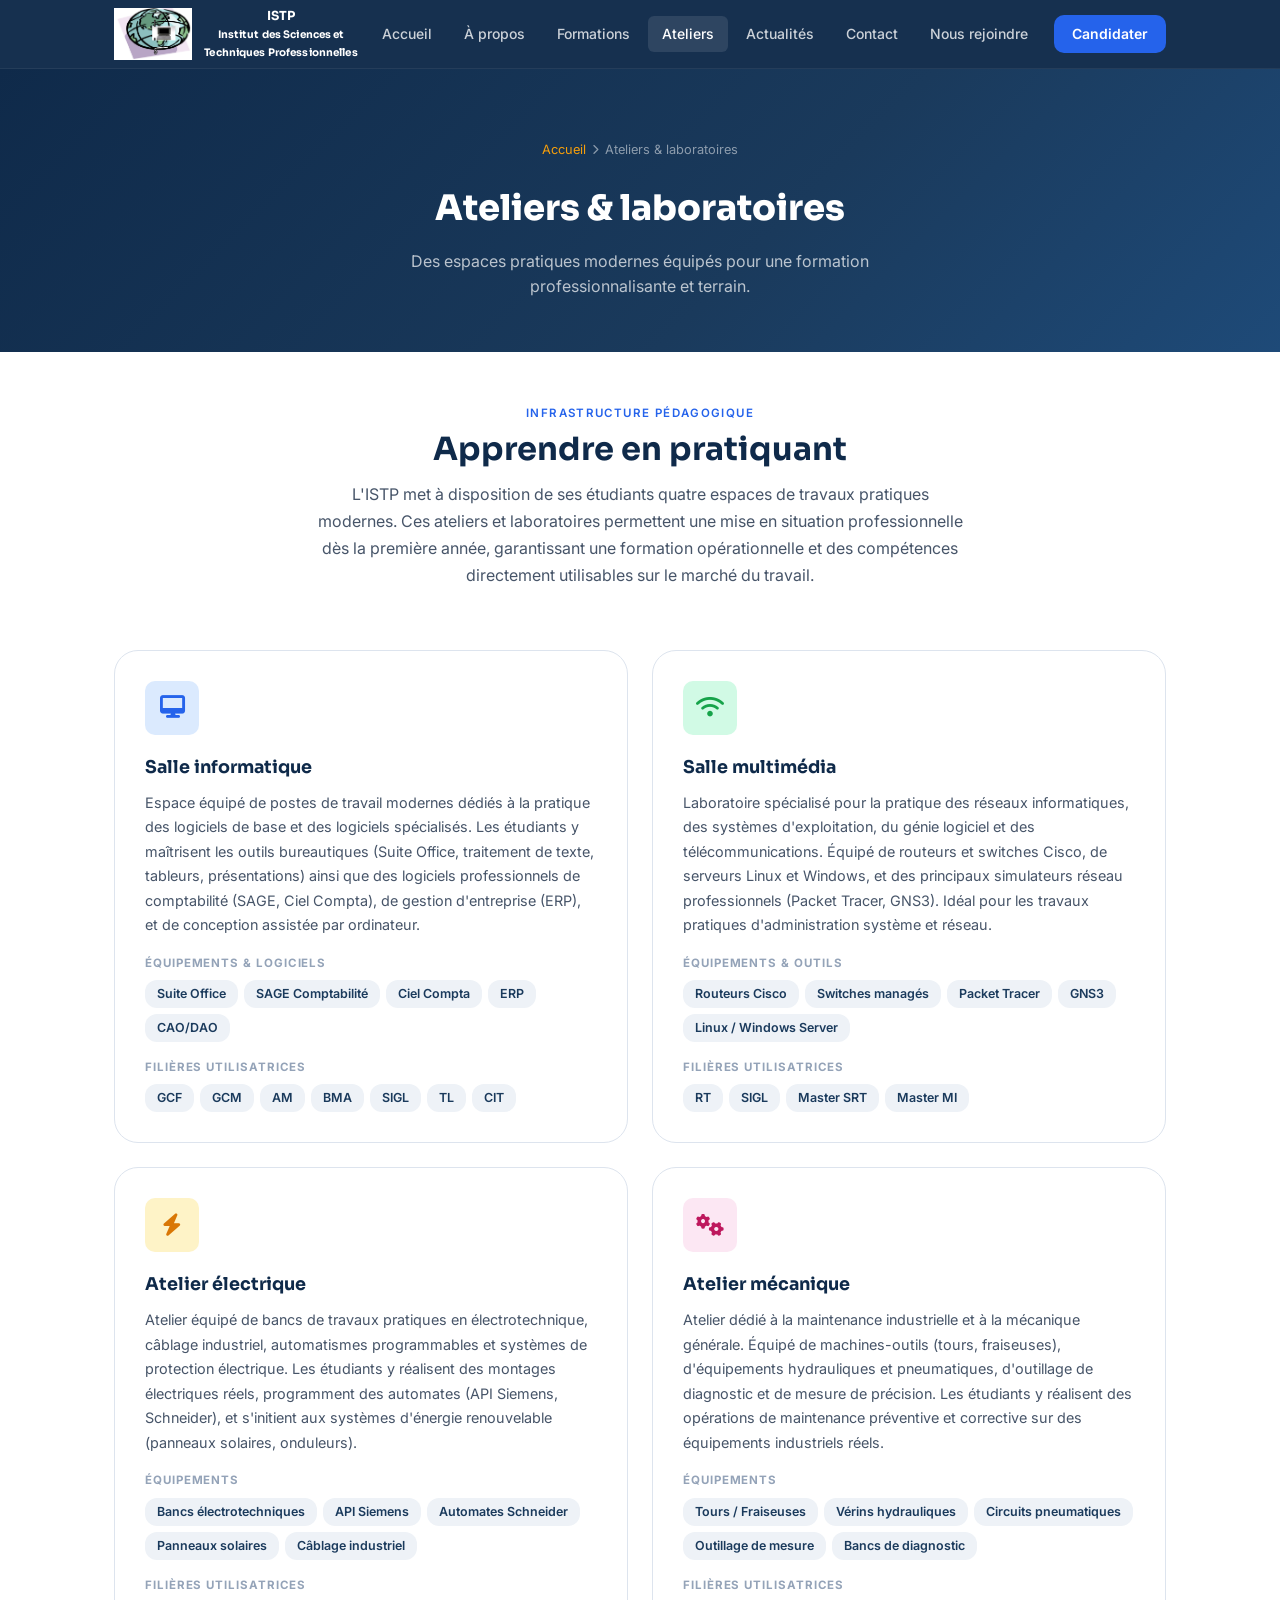
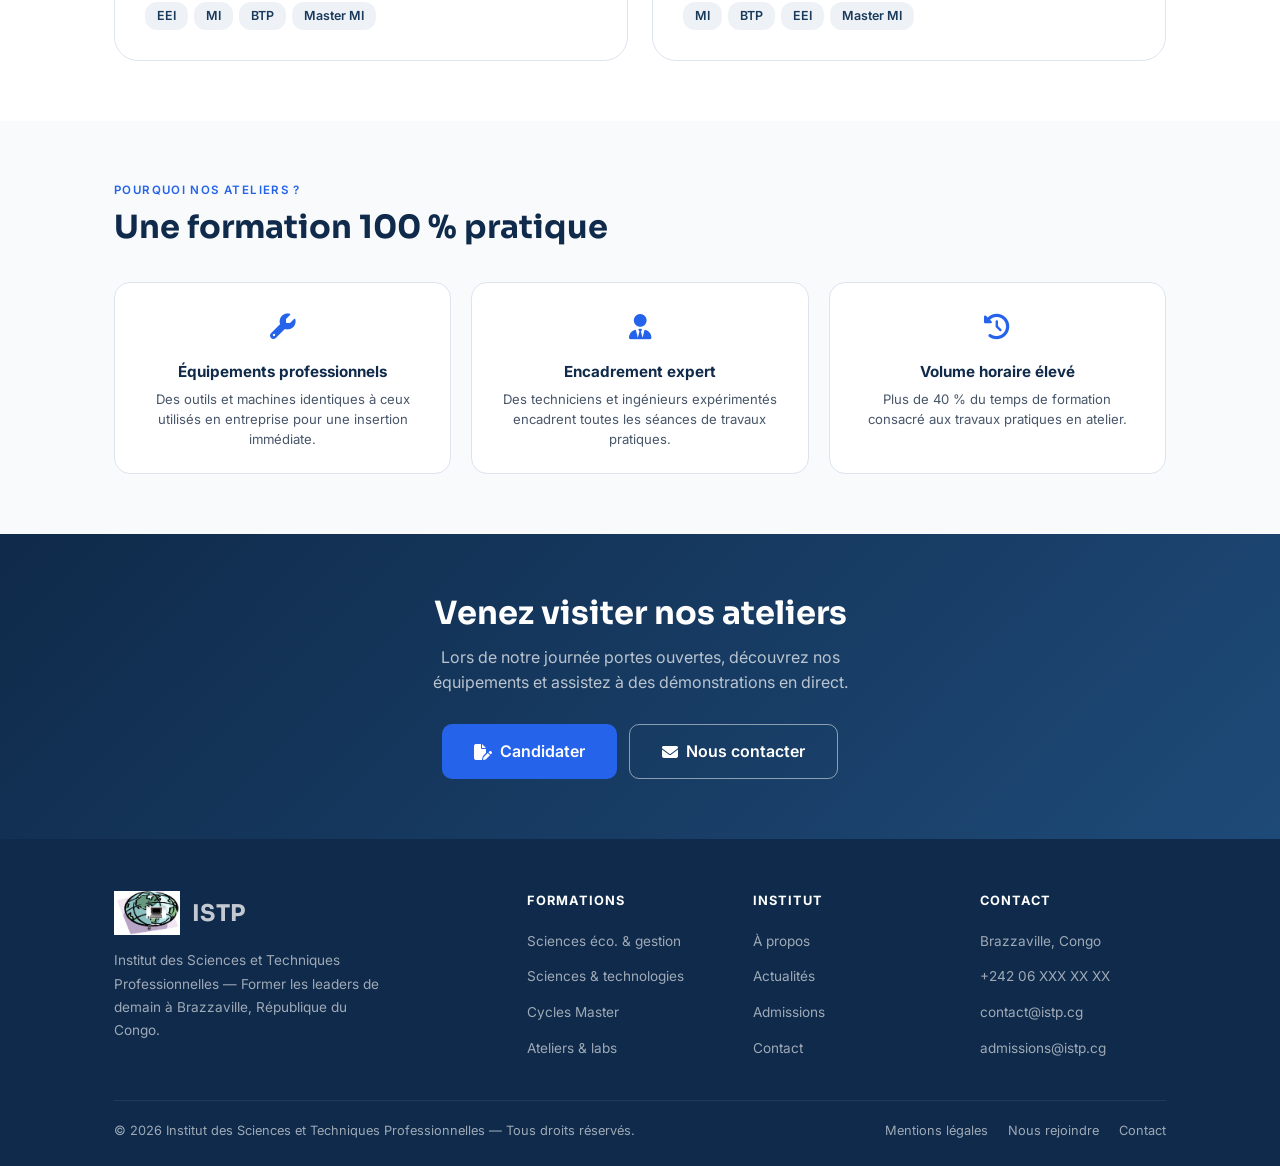
<file: ateliers.html>
<!DOCTYPE html>
<html lang="fr">
<head>
  <meta charset="UTF-8">
  <meta name="viewport" content="width=device-width, initial-scale=1.0">
  <meta name="description" content="Ateliers & laboratoires ISTP — Salle informatique, salle multimédia, atelier électrique et atelier mécanique à Brazzaville.">
  <title>ISTP — Ateliers & laboratoires</title>
  <link rel="preconnect" href="https://fonts.googleapis.com">
  <link rel="preconnect" href="https://fonts.gstatic.com" crossorigin>
  <link href="https://fonts.googleapis.com/css2?family=Inter:wght@300;400;500;600;700&family=Sora:wght@400;600;700;800&display=swap" rel="stylesheet">
  <link rel="stylesheet" href="https://cdnjs.cloudflare.com/ajax/libs/font-awesome/6.5.0/css/all.min.css">
  <link rel="stylesheet" href="css/style.css">
</head>
<body>

<!-- ═══════ HEADER ═══════ -->
<header id="header">
  <div class="container">
    <div class="header-inner">
      <a class="logo" href="index.html">
        <img src="images/logo_istp.png" alt="Logo ISTP" class="logo-img">
        <span class="logo-text"><div align="center">ISTP<br><small>Institut des Sciences et <br>Techniques Professionnelles </small></div></span>
      </a>
      <nav class="nav-links">
        <a href="index.html">Accueil</a>
        <a href="apropos.html">À propos</a>
        <a href="formations.html">Formations</a>
        <a href="ateliers.html" class="active">Ateliers</a>
        <a href="actualites.html">Actualités</a>
        <a href="contact.html">Contact</a>
        <a href="nous-rejoindre.html">Nous rejoindre</a>
        <a href="admissions.html" class="nav-cta">Candidater</a>
      </nav>
      <button class="hamburger" onclick="toggleMenu()" aria-label="Menu">
        <span></span><span></span><span></span>
      </button>
    </div>
  </div>
  <nav class="mobile-menu" id="mobileMenu">
    <a href="index.html"><i class="fa-solid fa-house"></i> Accueil</a>
    <a href="apropos.html"><i class="fa-solid fa-building-columns"></i> À propos</a>
    <a href="formations.html"><i class="fa-solid fa-book-open"></i> Formations</a>
    <a href="ateliers.html"><i class="fa-solid fa-screwdriver-wrench"></i> Ateliers</a>
    <a href="actualites.html"><i class="fa-solid fa-newspaper"></i> Actualités</a>
    <a href="contact.html"><i class="fa-solid fa-envelope"></i> Contact</a>
    <a href="nous-rejoindre.html"><i class="fa-solid fa-share-nodes"></i> Nous rejoindre</a>
    <a href="admissions.html" style="color:var(--accent)"><i class="fa-solid fa-file-pen"></i> Candidater</a>
  </nav>
</header>

<!-- ═══════ BANDEAU ═══════ -->
<div class="page-top">
  <div class="page-banner">
    <div class="breadcrumb">
      <a href="index.html">Accueil</a>
      <i class="fa-solid fa-chevron-right"></i>
      Ateliers & laboratoires
    </div>
    <h1>Ateliers & laboratoires</h1>
    <p>Des espaces pratiques modernes équipés pour une formation professionnalisante et terrain.</p>
  </div>
</div>

<!-- ═══════ INTRO ═══════ -->
<section style="padding:52px 0 0;">
  <div class="container" style="text-align:center; max-width:700px;">
    <div class="section-label">Infrastructure pédagogique</div>
    <div class="section-title">Apprendre en pratiquant</div>
    <p style="font-size:1rem; color:var(--text-2); line-height:1.7;">L'ISTP met à disposition de ses étudiants quatre espaces de travaux pratiques modernes. Ces ateliers et laboratoires permettent une mise en situation professionnelle dès la première année, garantissant une formation opérationnelle et des compétences directement utilisables sur le marché du travail.</p>
  </div>
</section>

<!-- ═══════ ATELIERS ═══════ -->
<section class="ateliers-page">
  <div class="container">
    <div class="ateliers-page-grid">

      <!-- Salle informatique -->
      <div class="ateliers-page-card fade-up">
        <div class="atelier-page-icon"><i class="fa-solid fa-desktop"></i></div>
        <h3>Salle informatique</h3>
        <p>Espace équipé de postes de travail modernes dédiés à la pratique des logiciels de base et des logiciels spécialisés. Les étudiants y maîtrisent les outils bureautiques (Suite Office, traitement de texte, tableurs, présentations) ainsi que des logiciels professionnels de comptabilité (SAGE, Ciel Compta), de gestion d'entreprise (ERP), et de conception assistée par ordinateur.</p>
        <div class="atelier-filieres-label">Équipements & logiciels</div>
        <div class="atelier-filieres-tags" style="margin-bottom:16px;">
          <span class="atag-lg">Suite Office</span>
          <span class="atag-lg">SAGE Comptabilité</span>
          <span class="atag-lg">Ciel Compta</span>
          <span class="atag-lg">ERP</span>
          <span class="atag-lg">CAO/DAO</span>
        </div>
        <div class="atelier-filieres-label">Filières utilisatrices</div>
        <div class="atelier-filieres-tags">
          <span class="atag-lg">GCF</span>
          <span class="atag-lg">GCM</span>
          <span class="atag-lg">AM</span>
          <span class="atag-lg">BMA</span>
          <span class="atag-lg">SIGL</span>
          <span class="atag-lg">TL</span>
          <span class="atag-lg">CIT</span>
        </div>
      </div>

      <!-- Salle multimédia -->
      <div class="ateliers-page-card fade-up">
        <div class="atelier-page-icon"><i class="fa-solid fa-wifi"></i></div>
        <h3>Salle multimédia</h3>
        <p>Laboratoire spécialisé pour la pratique des réseaux informatiques, des systèmes d'exploitation, du génie logiciel et des télécommunications. Équipé de routeurs et switches Cisco, de serveurs Linux et Windows, et des principaux simulateurs réseau professionnels (Packet Tracer, GNS3). Idéal pour les travaux pratiques d'administration système et réseau.</p>
        <div class="atelier-filieres-label">Équipements & outils</div>
        <div class="atelier-filieres-tags" style="margin-bottom:16px;">
          <span class="atag-lg">Routeurs Cisco</span>
          <span class="atag-lg">Switches managés</span>
          <span class="atag-lg">Packet Tracer</span>
          <span class="atag-lg">GNS3</span>
          <span class="atag-lg">Linux / Windows Server</span>
        </div>
        <div class="atelier-filieres-label">Filières utilisatrices</div>
        <div class="atelier-filieres-tags">
          <span class="atag-lg">RT</span>
          <span class="atag-lg">SIGL</span>
          <span class="atag-lg">Master SRT</span>
          <span class="atag-lg">Master MI</span>
        </div>
      </div>

      <!-- Atelier électrique -->
      <div class="ateliers-page-card fade-up">
        <div class="atelier-page-icon"><i class="fa-solid fa-bolt"></i></div>
        <h3>Atelier électrique</h3>
        <p>Atelier équipé de bancs de travaux pratiques en électrotechnique, câblage industriel, automatismes programmables et systèmes de protection électrique. Les étudiants y réalisent des montages électriques réels, programment des automates (API Siemens, Schneider), et s'initient aux systèmes d'énergie renouvelable (panneaux solaires, onduleurs).</p>
        <div class="atelier-filieres-label">Équipements</div>
        <div class="atelier-filieres-tags" style="margin-bottom:16px;">
          <span class="atag-lg">Bancs électrotechniques</span>
          <span class="atag-lg">API Siemens</span>
          <span class="atag-lg">Automates Schneider</span>
          <span class="atag-lg">Panneaux solaires</span>
          <span class="atag-lg">Câblage industriel</span>
        </div>
        <div class="atelier-filieres-label">Filières utilisatrices</div>
        <div class="atelier-filieres-tags">
          <span class="atag-lg">EEI</span>
          <span class="atag-lg">MI</span>
          <span class="atag-lg">BTP</span>
          <span class="atag-lg">Master MI</span>
        </div>
      </div>

      <!-- Atelier mécanique -->
      <div class="ateliers-page-card fade-up">
        <div class="atelier-page-icon"><i class="fa-solid fa-gears"></i></div>
        <h3>Atelier mécanique</h3>
        <p>Atelier dédié à la maintenance industrielle et à la mécanique générale. Équipé de machines-outils (tours, fraiseuses), d'équipements hydrauliques et pneumatiques, d'outillage de diagnostic et de mesure de précision. Les étudiants y réalisent des opérations de maintenance préventive et corrective sur des équipements industriels réels.</p>
        <div class="atelier-filieres-label">Équipements</div>
        <div class="atelier-filieres-tags" style="margin-bottom:16px;">
          <span class="atag-lg">Tours / Fraiseuses</span>
          <span class="atag-lg">Vérins hydrauliques</span>
          <span class="atag-lg">Circuits pneumatiques</span>
          <span class="atag-lg">Outillage de mesure</span>
          <span class="atag-lg">Bancs de diagnostic</span>
        </div>
        <div class="atelier-filieres-label">Filières utilisatrices</div>
        <div class="atelier-filieres-tags">
          <span class="atag-lg">MI</span>
          <span class="atag-lg">BTP</span>
          <span class="atag-lg">EEI</span>
          <span class="atag-lg">Master MI</span>
        </div>
      </div>

    </div>
  </div>
</section>

<!-- ═══════ AVANTAGES ═══════ -->
<section style="padding:60px 0; background:var(--surface);">
  <div class="container">
    <div class="section-label">Pourquoi nos ateliers ?</div>
    <div class="section-title">Une formation 100 % pratique</div>
    <div style="display:grid; grid-template-columns:repeat(3,1fr); gap:20px; margin-top:36px;">
      <div class="value-card fade-up">
        <div class="value-icon"><i class="fa-solid fa-wrench"></i></div>
        <h4>Équipements professionnels</h4>
        <p>Des outils et machines identiques à ceux utilisés en entreprise pour une insertion immédiate.</p>
      </div>
      <div class="value-card fade-up">
        <div class="value-icon"><i class="fa-solid fa-user-tie"></i></div>
        <h4>Encadrement expert</h4>
        <p>Des techniciens et ingénieurs expérimentés encadrent toutes les séances de travaux pratiques.</p>
      </div>
      <div class="value-card fade-up">
        <div class="value-icon"><i class="fa-solid fa-clock-rotate-left"></i></div>
        <h4>Volume horaire élevé</h4>
        <p>Plus de 40 % du temps de formation consacré aux travaux pratiques en atelier.</p>
      </div>
    </div>
  </div>
</section>

<!-- ═══════ CTA ═══════ -->
<section class="cta-banner">
  <div class="container">
    <div class="section-title">Venez visiter nos ateliers</div>
    <p>Lors de notre journée portes ouvertes, découvrez nos équipements et assistez à des démonstrations en direct.</p>
    <div style="display:flex; gap:12px; justify-content:center; flex-wrap:wrap;">
      <a href="admissions.html" class="btn btn-primary" style="font-size:1rem;padding:14px 32px"><i class="fa-solid fa-file-pen"></i> Candidater</a>
      <a href="contact.html" class="btn btn-outline" style="font-size:1rem;padding:14px 32px"><i class="fa-solid fa-envelope"></i> Nous contacter</a>
    </div>
  </div>
</section>

<!-- ═══════ FOOTER ═══════ -->
<footer id="footer">
  <div class="container">
    <div class="footer-top">
      <div class="footer-brand">
        <a class="logo logo-footer" href="index.html"><img src="images/logo_istp.png" alt="Logo ISTP" class="logo-img"><span class="logo-text"><H1>ISTP</H1></a>
        <p>Institut des Sciences et Techniques Professionnelles — Former les leaders de demain à Brazzaville, République du Congo.</p>
      </div>
      <div class="footer-col">
        <h5>Formations</h5>
        <ul>
          <li><a href="formations.html">Sciences éco. & gestion</a></li>
          <li><a href="formations.html">Sciences & technologies</a></li>
          <li><a href="formations.html">Cycles Master</a></li>
          <li><a href="ateliers.html">Ateliers & labs</a></li>
        </ul>
      </div>
      <div class="footer-col">
        <h5>Institut</h5>
        <ul>
          <li><a href="apropos.html">À propos</a></li>
          <li><a href="actualites.html">Actualités</a></li>
          <li><a href="admissions.html">Admissions</a></li>
          <li><a href="contact.html">Contact</a></li>
        </ul>
      </div>
      <div class="footer-col">
        <h5>Contact</h5>
        <ul>
          <li><a href="#">Brazzaville, Congo</a></li>
          <li><a href="tel:+242060000000">+242 06 XXX XX XX</a></li>
          <li><a href="mailto:contact@istp.cg">contact@istp.cg</a></li>
          <li><a href="mailto:admissions@istp.cg">admissions@istp.cg</a></li>
        </ul>
      </div>
    </div>
    <div class="footer-bottom">
      <p>© 2026 Institut des Sciences et Techniques Professionnelles — Tous droits réservés.</p>
      <div class="footer-bottom-links">
        <a href="mentions-legales.html">Mentions légales</a>
        <a href="nous-rejoindre.html">Nous rejoindre</a>
        <a href="contact.html">Contact</a>
      </div>
    </div>
  </div>
</footer>

<button id="scrollTop" onclick="scrollToTop()" title="Haut de page"><i class="fa-solid fa-chevron-up"></i></button>
<script src="js/main.js"></script>
</body>
</html>
</file>
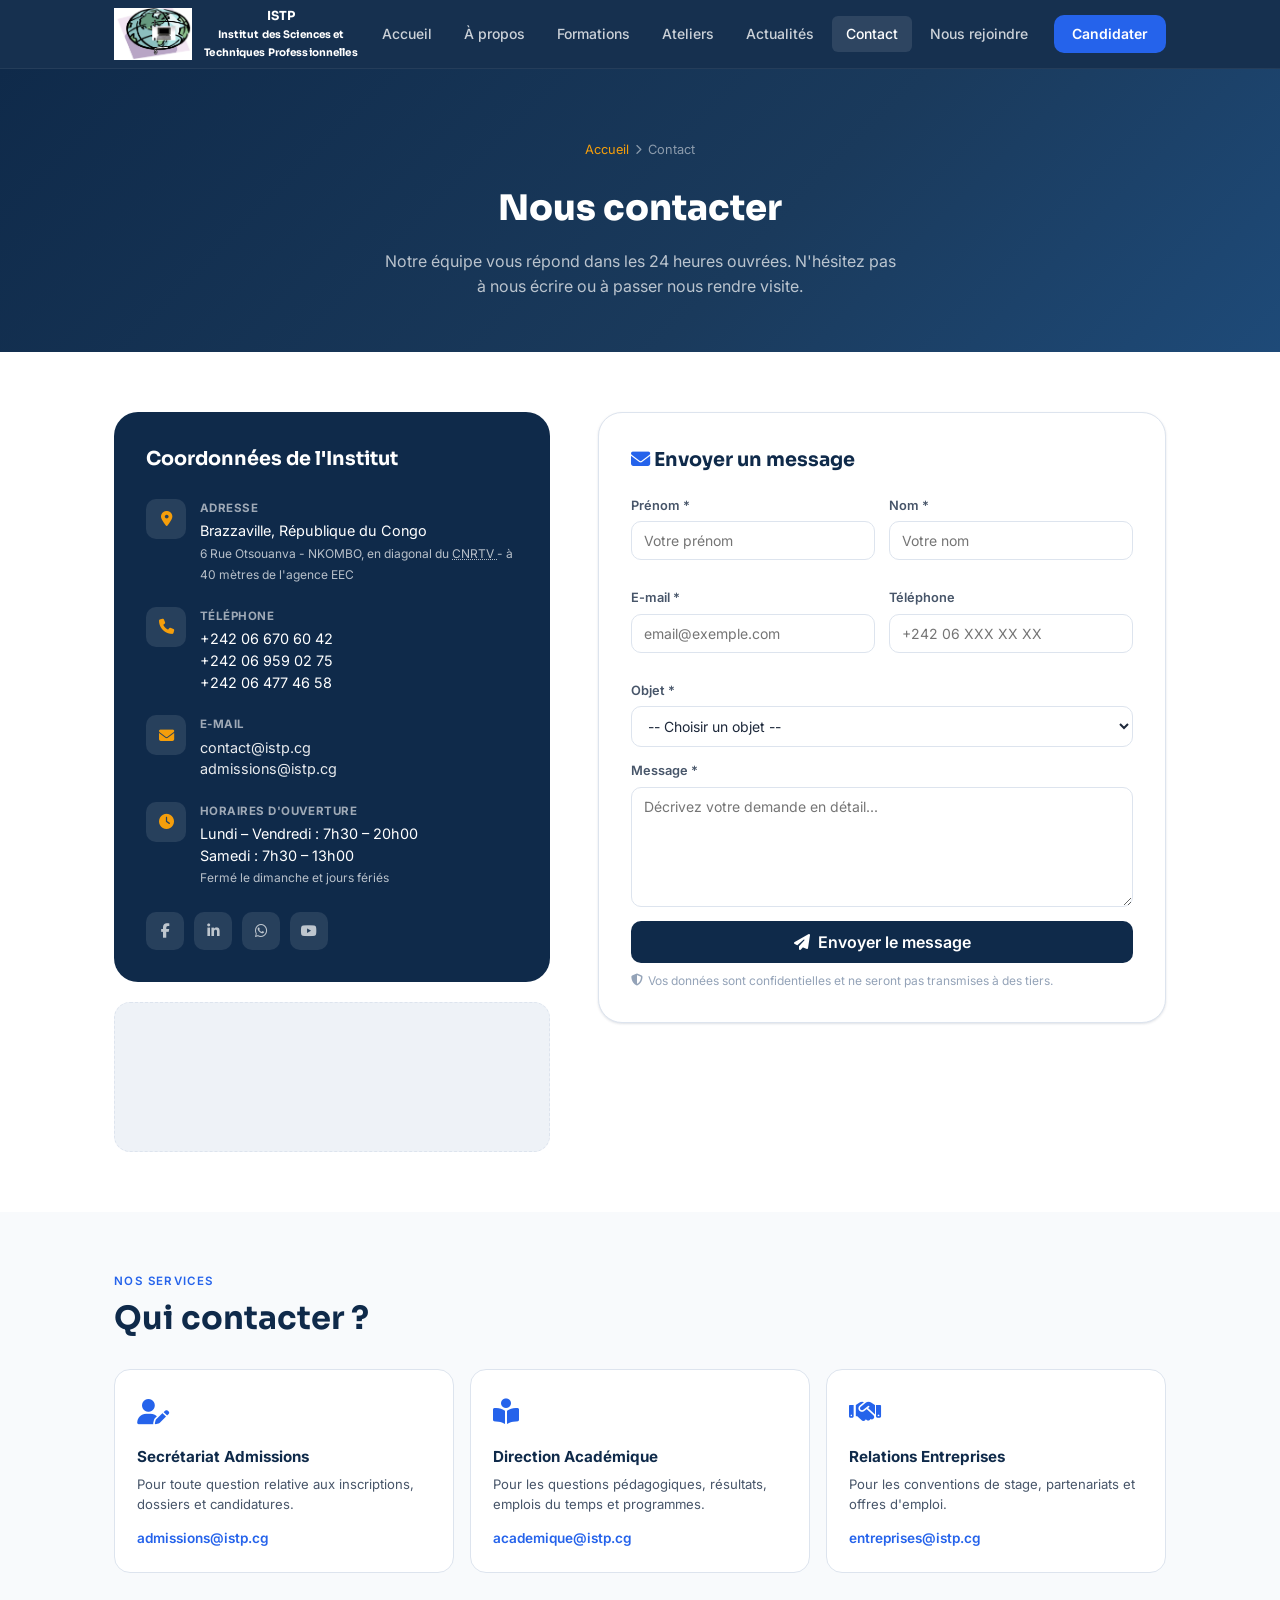
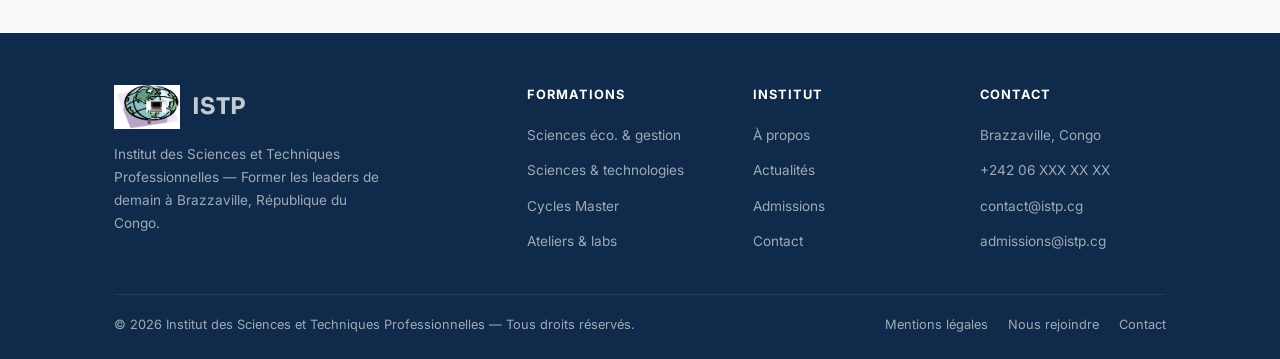
<file: contact.html>
<!DOCTYPE html>
<html lang="fr">
<head>
  <meta charset="UTF-8">
  <meta name="viewport" content="width=device-width, initial-scale=1.0">
  <meta name="description" content="Contactez l'ISTP — Adresse, téléphone, e-mail et formulaire de contact de l'Institut des Sciences et Techniques Professionnelles de Brazzaville.">
  <title>ISTP — Contact</title>
  <link rel="preconnect" href="https://fonts.googleapis.com">
  <link rel="preconnect" href="https://fonts.gstatic.com" crossorigin>
  <link href="https://fonts.googleapis.com/css2?family=Inter:wght@300;400;500;600;700&family=Sora:wght@400;600;700;800&display=swap" rel="stylesheet">
  <link rel="stylesheet" href="https://cdnjs.cloudflare.com/ajax/libs/font-awesome/6.5.0/css/all.min.css">
  <link rel="stylesheet" href="css/style.css">
</head>
<body>

<!-- ═══════ HEADER ═══════ -->
<header id="header">
  <div class="container">
    <div class="header-inner">
      <a class="logo" href="index.html">
        <img src="images/logo_istp.png" alt="Logo ISTP" class="logo-img">
        <span class="logo-text"><div align="center">ISTP<br><small>Institut des Sciences et <br>Techniques Professionnelles </small></div></span>
      </a>
      <nav class="nav-links">
        <a href="index.html">Accueil</a>
        <a href="apropos.html">À propos</a>
        <a href="formations.html">Formations</a>
        <a href="ateliers.html">Ateliers</a>
        <a href="actualites.html">Actualités</a>
        <a href="contact.html" class="active">Contact</a>
        <a href="nous-rejoindre.html">Nous rejoindre</a>
        <a href="admissions.html" class="nav-cta">Candidater</a>
      </nav>
      <button class="hamburger" onclick="toggleMenu()" aria-label="Menu">
        <span></span><span></span><span></span>
      </button>
    </div>
  </div>
  <nav class="mobile-menu" id="mobileMenu">
    <a href="index.html"><i class="fa-solid fa-house"></i> Accueil</a>
    <a href="apropos.html"><i class="fa-solid fa-building-columns"></i> À propos</a>
    <a href="formations.html"><i class="fa-solid fa-book-open"></i> Formations</a>
    <a href="ateliers.html"><i class="fa-solid fa-screwdriver-wrench"></i> Ateliers</a>
    <a href="actualites.html"><i class="fa-solid fa-newspaper"></i> Actualités</a>
    <a href="contact.html"><i class="fa-solid fa-envelope"></i> Contact</a>
    <a href="nous-rejoindre.html"><i class="fa-solid fa-share-nodes"></i> Nous rejoindre</a>
    <a href="admissions.html" style="color:var(--accent)"><i class="fa-solid fa-file-pen"></i> Candidater</a>
  </nav>
</header>

<!-- ═══════ BANDEAU ═══════ -->
<div class="page-top">
  <div class="page-banner">
    <div class="breadcrumb">
      <a href="index.html">Accueil</a>
      <i class="fa-solid fa-chevron-right"></i>
      Contact
    </div>
    <h1>Nous contacter</h1>
    <p>Notre équipe vous répond dans les 24 heures ouvrées. N'hésitez pas à nous écrire ou à passer nous rendre visite.</p>
  </div>
</div>

<!-- ═══════ CONTACT PRINCIPAL ═══════ -->
<section class="contact-section">
  <div class="container">
    <div class="contact-grid">

      <!-- Coordonnées -->
      <div>
        <div class="contact-info-card">
          <h3>Coordonnées de l'Institut</h3>
          <div class="contact-item">
            <div class="contact-item-icon"><i class="fa-solid fa-location-dot"></i></div>
            <div>
              <h4>Adresse</h4>
              <p>Brazzaville, République du Congo<br><small style="opacity:.7">6 Rue Otsouanva - NKOMBO, en diagonal du <abbr title="Centre National de Radion et Télévision">CNRTV </abbr>- à 40 mètres de l'agence EEC</small></p>
            </div>
          </div>
          <div class="contact-item">
            <div class="contact-item-icon"><i class="fa-solid fa-phone"></i></div>
            <div>
              <h4>Téléphone</h4>
              <p>+242 06 670 60 42 <br>+242 06 959 02 75 <br>+242 06 477 46 58 <br> </p>
            </div>
          </div>
          <div class="contact-item">
            <div class="contact-item-icon"><i class="fa-solid fa-envelope"></i></div>
            <div>
              <h4>E-mail</h4>
              <p><a href="mailto:contact@istp.cg" style="color:rgba(255,255,255,.9)">contact@istp.cg</a><br>
                 <a href="mailto:admissions@istp.cg" style="color:rgba(255,255,255,.9)">admissions@istp.cg</a></p>
            </div>
          </div>
          <div class="contact-item">
            <div class="contact-item-icon"><i class="fa-solid fa-clock"></i></div>
            <div>
              <h4>Horaires d'ouverture</h4>
               <p>Lundi – Vendredi : 7h30 – 20h00<br>Samedi : 7h30 – 13h00<br><small style="opacity:.7">Fermé le dimanche et jours fériés</small></p>
            </div>
          </div>
          <div class="socials">
            <a class="social-btn" href="#" title="Facebook" aria-label="Facebook"><i class="fa-brands fa-facebook-f"></i></a>
            <a class="social-btn" href="#" title="LinkedIn" aria-label="LinkedIn"><i class="fa-brands fa-linkedin-in"></i></a>
            <a class="social-btn" href="#" title="WhatsApp" aria-label="WhatsApp"><i class="fa-brands fa-whatsapp"></i></a>
            <a class="social-btn" href="#" title="YouTube" aria-label="YouTube"><i class="fa-brands fa-youtube"></i></a>
          </div>
        </div>

        <!-- Carte Google Maps -->
        <div class="map-embed">
          <iframe
          src="https://www.google.com/maps/embed?pb=!1m18!1m12!1m3!1d127322.56295048399!2d15.253504!3d-4.2532863999999995!2m3!1f0!2f0!3f0!3m2!1i1024!2i768!4f13.1!3m3!1m2!1s0x1a6a3358cc1a9eb3%3A0x4870fe50cc209fff!2sIstp!5e0!3m2!1sfr!2scg!4v1782051079605!5m2!1sfr!2scg"
          width="100%" height="150" style="border:0; border-radius:12px; margin-top:20px; margin-bottom:10px;"
          allowfullscreen loading="lazy">
        </iframe>
		
        </div>
       
      </div>

      <!-- Formulaire -->
      <div>
        <div class="contact-form-card">
          <h3><i class="fa-solid fa-envelope" style="color:var(--blue)"></i> Envoyer un message</h3>

          <div class="form-row">
            <div class="form-group">
              <label for="prenom">Prénom *</label>
              <input type="text" id="prenom" placeholder="Votre prénom" required>
            </div>
            <div class="form-group">
              <label for="nom">Nom *</label>
              <input type="text" id="nom" placeholder="Votre nom" required>
            </div>
          </div>

          <div class="form-row">
            <div class="form-group">
              <label for="email">E-mail *</label>
              <input type="email" id="email" placeholder="email@exemple.com" required>
            </div>
            <div class="form-group">
              <label for="tel">Téléphone</label>
              <input type="tel" id="tel" placeholder="+242 06 XXX XX XX">
            </div>
          </div>

          <div class="form-group">
            <label for="objet">Objet *</label>
            <select id="objet" required>
              <option value="">-- Choisir un objet --</option>
              <option value="info">Demande d'information générale</option>
              <option value="admissions">Admissions et candidatures</option>
              <option value="scolarite">Scolarité et frais</option>
              <option value="stages">Stages et insertion professionnelle</option>
              <option value="partenariat">Partenariat entreprise</option>
              <option value="autre">Autre</option>
            </select>
          </div>

          <div class="form-group">
            <label for="message">Message *</label>
            <textarea id="message" placeholder="Décrivez votre demande en détail..." required style="height:120px;"></textarea>
          </div>

          <button class="btn btn-navy" style="width:100%; justify-content:center; font-size:1rem;"
            onclick="submitForm(this)">
            <i class="fa-solid fa-paper-plane"></i> Envoyer le message
          </button>
          <p class="form-note"><i class="fa-solid fa-shield-halved"></i> Vos données sont confidentielles et ne seront pas transmises à des tiers.</p>
        </div>
      </div>

    </div>
  </div>
</section>

<!-- ═══════ SERVICES CONTACT ═══════ -->
<section style="padding:60px 0; background:var(--surface);">
  <div class="container">
    <div class="section-label">Nos services</div>
    <div class="section-title">Qui contacter ?</div>
    <div style="display:grid; grid-template-columns:repeat(3,1fr); gap:16px; margin-top:32px;">
      <div class="value-card fade-up" style="text-align:left; padding:22px;">
        <div class="value-icon" style="text-align:left;"><i class="fa-solid fa-user-pen"></i></div>
        <h4>Secrétariat Admissions</h4>
        <p style="margin-bottom:10px;">Pour toute question relative aux inscriptions, dossiers et candidatures.</p>
        <a href="mailto:admissions@istp.cg" style="font-size:.85rem; color:var(--blue); font-weight:600;">admissions@istp.cg</a>
      </div>
      <div class="value-card fade-up" style="text-align:left; padding:22px;">
        <div class="value-icon" style="text-align:left;"><i class="fa-solid fa-book-open-reader"></i></div>
        <h4>Direction Académique</h4>
        <p style="margin-bottom:10px;">Pour les questions pédagogiques, résultats, emplois du temps et programmes.</p>
        <a href="mailto:academique@istp.cg" style="font-size:.85rem; color:var(--blue); font-weight:600;">academique@istp.cg</a>
      </div>
      <div class="value-card fade-up" style="text-align:left; padding:22px;">
        <div class="value-icon" style="text-align:left;"><i class="fa-solid fa-handshake"></i></div>
        <h4>Relations Entreprises</h4>
        <p style="margin-bottom:10px;">Pour les conventions de stage, partenariats et offres d'emploi.</p>
        <a href="mailto:entreprises@istp.cg" style="font-size:.85rem; color:var(--blue); font-weight:600;">entreprises@istp.cg</a>
      </div>
    </div>
  </div>
</section>

<!-- ═══════ FOOTER ═══════ -->
<footer id="footer">
  <div class="container">
    <div class="footer-top">
      <div class="footer-brand">
        <a class="logo logo-footer" href="index.html"><img src="images/logo_istp.png" alt="Logo ISTP" class="logo-img"><span class="logo-text"><H1>ISTP</H1></a>
        <p>Institut des Sciences et Techniques Professionnelles — Former les leaders de demain à Brazzaville, République du Congo.</p>
      </div>
      <div class="footer-col">
        <h5>Formations</h5>
        <ul>
          <li><a href="formations.html">Sciences éco. & gestion</a></li>
          <li><a href="formations.html">Sciences & technologies</a></li>
          <li><a href="formations.html">Cycles Master</a></li>
          <li><a href="ateliers.html">Ateliers & labs</a></li>
        </ul>
      </div>
      <div class="footer-col">
        <h5>Institut</h5>
        <ul>
          <li><a href="apropos.html">À propos</a></li>
          <li><a href="actualites.html">Actualités</a></li>
          <li><a href="admissions.html">Admissions</a></li>
          <li><a href="contact.html">Contact</a></li>
        </ul>
      </div>
      <div class="footer-col">
        <h5>Contact</h5>
        <ul>
          <li><a href="#">Brazzaville, Congo</a></li>
          <li><a href="tel:+242060000000">+242 06 XXX XX XX</a></li>
          <li><a href="mailto:contact@istp.cg">contact@istp.cg</a></li>
          <li><a href="mailto:admissions@istp.cg">admissions@istp.cg</a></li>
        </ul>
      </div>
    </div>
    <div class="footer-bottom">
      <p>© 2026 Institut des Sciences et Techniques Professionnelles — Tous droits réservés.</p>
      <div class="footer-bottom-links">
        <a href="mentions-legales.html">Mentions légales</a>
        <a href="nous-rejoindre.html">Nous rejoindre</a>
        <a href="contact.html">Contact</a>
      </div>
    </div>
  </div>
</footer>

<button id="scrollTop" onclick="scrollToTop()" title="Haut de page"><i class="fa-solid fa-chevron-up"></i></button>
<script src="js/main.js"></script>
</body>
</html>
</file>
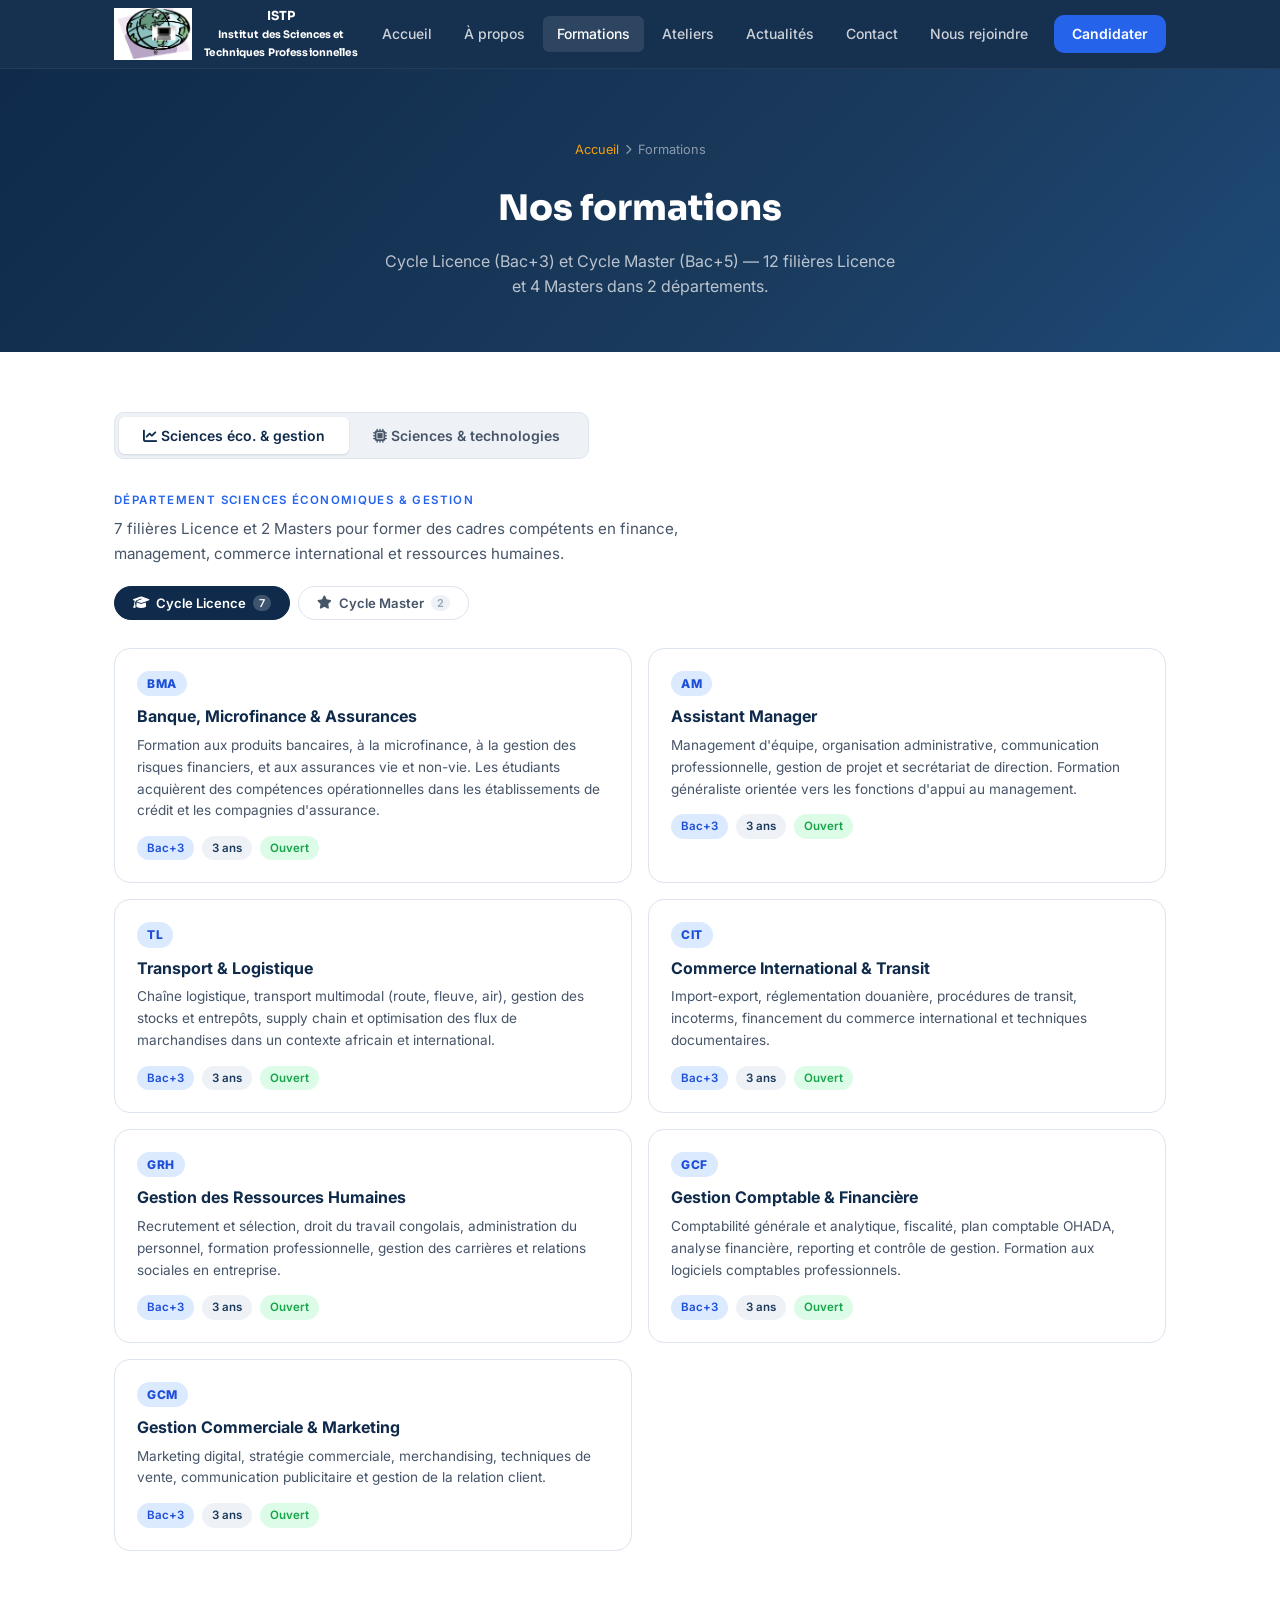
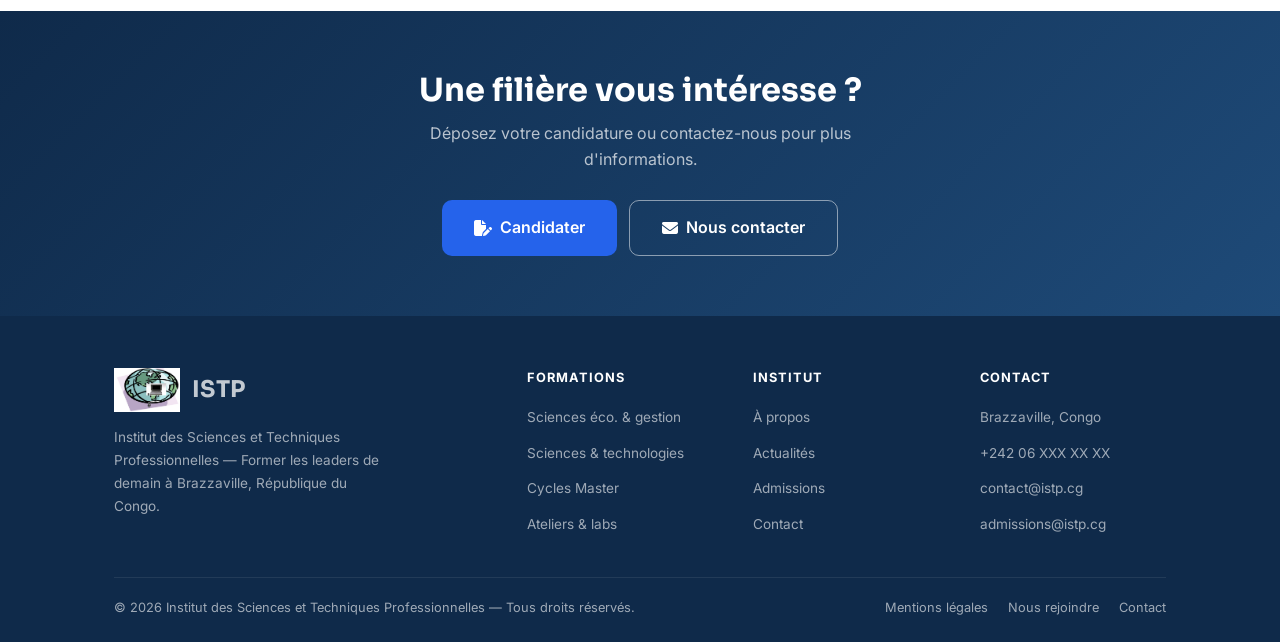
<file: formations.html>
<!DOCTYPE html>
<html lang="fr">
<head>
  <meta charset="UTF-8">
  <meta name="viewport" content="width=device-width, initial-scale=1.0">
  <meta name="description" content="Formations ISTP — Cycle Licence (Bac+3) et Cycle Master (Bac+5) en Sciences économiques & gestion et Sciences & technologies à Brazzaville.">
  <title>ISTP — Formations</title>
  <link rel="preconnect" href="https://fonts.googleapis.com">
  <link rel="preconnect" href="https://fonts.gstatic.com" crossorigin>
  <link href="https://fonts.googleapis.com/css2?family=Inter:wght@300;400;500;600;700&family=Sora:wght@400;600;700;800&display=swap" rel="stylesheet">
  <link rel="stylesheet" href="https://cdnjs.cloudflare.com/ajax/libs/font-awesome/6.5.0/css/all.min.css">
  <link rel="stylesheet" href="css/style.css">
</head>
<body>

<!-- ═══════ HEADER ═══════ -->
<header id="header">
  <div class="container">
    <div class="header-inner">
      <a class="logo" href="index.html">
        <img src="images/logo_istp.png" alt="Logo ISTP" class="logo-img">
        <span class="logo-text"><div align="center">ISTP<br><small>Institut des Sciences et <br>Techniques Professionnelles </small></div></span>
      </a>
      <nav class="nav-links">
        <a href="index.html">Accueil</a>
        <a href="apropos.html">À propos</a>
        <a href="formations.html" class="active">Formations</a>
        <a href="ateliers.html">Ateliers</a>
        <a href="actualites.html">Actualités</a>
        <a href="contact.html">Contact</a>
        <a href="nous-rejoindre.html">Nous rejoindre</a>
        <a href="admissions.html" class="nav-cta">Candidater</a>
      </nav>
      <button class="hamburger" onclick="toggleMenu()" aria-label="Menu">
        <span></span><span></span><span></span>
      </button>
    </div>
  </div>
  <nav class="mobile-menu" id="mobileMenu">
    <a href="index.html"><i class="fa-solid fa-house"></i> Accueil</a>
    <a href="apropos.html"><i class="fa-solid fa-building-columns"></i> À propos</a>
    <a href="formations.html"><i class="fa-solid fa-book-open"></i> Formations</a>
    <a href="ateliers.html"><i class="fa-solid fa-screwdriver-wrench"></i> Ateliers</a>
    <a href="actualites.html"><i class="fa-solid fa-newspaper"></i> Actualités</a>
    <a href="contact.html"><i class="fa-solid fa-envelope"></i> Contact</a>
    <a href="nous-rejoindre.html"><i class="fa-solid fa-share-nodes"></i> Nous rejoindre</a>
    <a href="admissions.html" style="color:var(--accent)"><i class="fa-solid fa-file-pen"></i> Candidater</a>
  </nav>
</header>

<!-- ═══════ BANDEAU ═══════ -->
<div class="page-top">
  <div class="page-banner">
    <div class="breadcrumb">
      <a href="index.html">Accueil</a>
      <i class="fa-solid fa-chevron-right"></i>
      Formations
    </div>
    <h1>Nos formations</h1>
    <p>Cycle Licence (Bac+3) et Cycle Master (Bac+5) — 12 filières Licence et 4 Masters dans 2 départements.</p>
  </div>
</div>

<!-- ═══════ FORMATIONS ═══════ -->
<section class="formations-section">
  <div class="container">

    <!-- Switch département -->
    <div class="dept-switcher">
      <button class="dept-btn active" id="btnSEG" onclick="switchDept('seg')">
        <i class="fa-solid fa-chart-line"></i> Sciences éco. & gestion
      </button>
      <button class="dept-btn" id="btnST" onclick="switchDept('st')">
        <i class="fa-solid fa-microchip"></i> Sciences & technologies
      </button>
    </div>

    <!-- ── DÉPARTEMENT SEG ── -->
    <div class="dept-panel active" id="panel-seg">
      <div style="margin-bottom:20px;">
        <div class="section-label">Département Sciences économiques & gestion</div>
        <p style="font-size:.95rem; color:var(--text-2); max-width:600px;">7 filières Licence et 2 Masters pour former des cadres compétents en finance, management, commerce international et ressources humaines.</p>
      </div>
      <div class="cycle-switcher">
        <button class="cycle-btn active" id="seg-l-btn" onclick="switchCycle('seg','l')">
          <i class="fa-solid fa-graduation-cap"></i> Cycle Licence <span class="count">7</span>
        </button>
        <button class="cycle-btn" id="seg-m-btn" onclick="switchCycle('seg','m')">
          <i class="fa-solid fa-star"></i> Cycle Master <span class="count">2</span>
        </button>
      </div>

      <!-- SEG — Licence -->
      <div id="seg-l" class="filieres-grid">
        <div class="filiere-card fade-up">
          <div class="filiere-header"><span class="filiere-code seg">BMA</span></div>
          <h4>Banque, Microfinance & Assurances</h4>
          <p>Formation aux produits bancaires, à la microfinance, à la gestion des risques financiers, et aux assurances vie et non-vie. Les étudiants acquièrent des compétences opérationnelles dans les établissements de crédit et les compagnies d'assurance.</p>
          <div class="filiere-meta">
            <span class="badge blue">Bac+3</span><span class="badge">3 ans</span><span class="badge green">Ouvert</span>
          </div>
        </div>
        <div class="filiere-card fade-up">
          <div class="filiere-header"><span class="filiere-code seg">AM</span></div>
          <h4>Assistant Manager</h4>
          <p>Management d'équipe, organisation administrative, communication professionnelle, gestion de projet et secrétariat de direction. Formation généraliste orientée vers les fonctions d'appui au management.</p>
          <div class="filiere-meta">
            <span class="badge blue">Bac+3</span><span class="badge">3 ans</span><span class="badge green">Ouvert</span>
          </div>
        </div>
        <div class="filiere-card fade-up">
          <div class="filiere-header"><span class="filiere-code seg">TL</span></div>
          <h4>Transport & Logistique</h4>
          <p>Chaîne logistique, transport multimodal (route, fleuve, air), gestion des stocks et entrepôts, supply chain et optimisation des flux de marchandises dans un contexte africain et international.</p>
          <div class="filiere-meta">
            <span class="badge blue">Bac+3</span><span class="badge">3 ans</span><span class="badge green">Ouvert</span>
          </div>
        </div>
        <div class="filiere-card fade-up">
          <div class="filiere-header"><span class="filiere-code seg">CIT</span></div>
          <h4>Commerce International & Transit</h4>
          <p>Import-export, réglementation douanière, procédures de transit, incoterms, financement du commerce international et techniques documentaires.</p>
          <div class="filiere-meta">
            <span class="badge blue">Bac+3</span><span class="badge">3 ans</span><span class="badge green">Ouvert</span>
          </div>
        </div>
        <div class="filiere-card fade-up">
          <div class="filiere-header"><span class="filiere-code seg">GRH</span></div>
          <h4>Gestion des Ressources Humaines</h4>
          <p>Recrutement et sélection, droit du travail congolais, administration du personnel, formation professionnelle, gestion des carrières et relations sociales en entreprise.</p>
          <div class="filiere-meta">
            <span class="badge blue">Bac+3</span><span class="badge">3 ans</span><span class="badge green">Ouvert</span>
          </div>
        </div>
        <div class="filiere-card fade-up">
          <div class="filiere-header"><span class="filiere-code seg">GCF</span></div>
          <h4>Gestion Comptable & Financière</h4>
          <p>Comptabilité générale et analytique, fiscalité, plan comptable OHADA, analyse financière, reporting et contrôle de gestion. Formation aux logiciels comptables professionnels.</p>
          <div class="filiere-meta">
            <span class="badge blue">Bac+3</span><span class="badge">3 ans</span><span class="badge green">Ouvert</span>
          </div>
        </div>
        <div class="filiere-card fade-up">
          <div class="filiere-header"><span class="filiere-code seg">GCM</span></div>
          <h4>Gestion Commerciale & Marketing</h4>
          <p>Marketing digital, stratégie commerciale, merchandising, techniques de vente, communication publicitaire et gestion de la relation client.</p>
          <div class="filiere-meta">
            <span class="badge blue">Bac+3</span><span class="badge">3 ans</span><span class="badge green">Ouvert</span>
          </div>
        </div>
      </div>

      <!-- SEG — Master -->
      <div id="seg-m" class="filieres-grid" style="display:none">
        <div class="filiere-card fade-up">
          <div class="filiere-header"><span class="filiere-code master">MRH</span></div>
          <h4>Management des Ressources Humaines</h4>
          <p>Stratégie RH, développement organisationnel, leadership et management des équipes, gestion des talents, politique de rémunération et droit social avancé. Accessible après une Licence en GRH, AM ou équivalent.</p>
          <div class="filiere-meta">
            <span class="badge amber">Bac+5</span><span class="badge">2 ans</span><span class="badge green">Ouvert</span>
          </div>
        </div>
        <div class="filiere-card fade-up">
          <div class="filiere-header"><span class="filiere-code master">CF</span></div>
          <h4>Comptabilité & Finance</h4>
          <p>Finance d'entreprise avancée, audit et commissariat aux comptes, contrôle de gestion, reporting IFRS et OHADA, ingénierie financière. Accessible après une Licence en GCF, BMA ou équivalent.</p>
          <div class="filiere-meta">
            <span class="badge amber">Bac+5</span><span class="badge">2 ans</span><span class="badge green">Ouvert</span>
          </div>
        </div>
      </div>
    </div>

    <!-- ── DÉPARTEMENT ST ── -->
    <div class="dept-panel" id="panel-st">
      <div style="margin-bottom:20px;">
        <div class="section-label">Département Sciences & technologies</div>
        <p style="font-size:.95rem; color:var(--text-2); max-width:600px;">5 filières Licence et 2 Masters pour former des techniciens et ingénieurs en BTP, électrotechnique, maintenance industrielle, réseaux et informatique.</p>
      </div>
      <div class="cycle-switcher">
        <button class="cycle-btn active" id="st-l-btn" onclick="switchCycle('st','l')">
          <i class="fa-solid fa-graduation-cap"></i> Cycle Licence <span class="count">5</span>
        </button>
        <button class="cycle-btn" id="st-m-btn" onclick="switchCycle('st','m')">
          <i class="fa-solid fa-star"></i> Cycle Master <span class="count">2</span>
        </button>
      </div>

      <!-- ST — Licence -->
      <div id="st-l" class="filieres-grid">
        <div class="filiere-card fade-up">
          <div class="filiere-header"><span class="filiere-code st">BTP</span></div>
          <h4>Bâtiment & Travaux Publics</h4>
          <p>Construction, topographie, béton armé, gestion de chantier, infrastructure routière, assainissement et matériaux de construction. Travaux pratiques en atelier mécanique et sur chantier.</p>
          <div class="filiere-meta">
            <span class="badge blue">Bac+3</span><span class="badge">3 ans</span><span class="badge green">Ouvert</span>
          </div>
        </div>
        <div class="filiere-card fade-up">
          <div class="filiere-header"><span class="filiere-code st">EEI</span></div>
          <h4>Électrotechnique & Électricité Industrielle</h4>
          <p>Électrotechnique, automatisme industriel, électricité de puissance, variateurs de vitesse, énergies renouvelables et domotique. Travaux pratiques en atelier électrique.</p>
          <div class="filiere-meta">
            <span class="badge blue">Bac+3</span><span class="badge">3 ans</span><span class="badge green">Ouvert</span>
          </div>
        </div>
        <div class="filiere-card fade-up">
          <div class="filiere-header"><span class="filiere-code st">MI</span></div>
          <h4>Maintenance Industrielle</h4>
          <p>Maintenance préventive et corrective, mécanique générale, hydraulique, pneumatique, lubrification et gestion des équipements industriels. Travaux pratiques en atelier mécanique et électrique.</p>
          <div class="filiere-meta">
            <span class="badge blue">Bac+3</span><span class="badge">3 ans</span><span class="badge green">Ouvert</span>
          </div>
        </div>
        <div class="filiere-card fade-up">
          <div class="filiere-header"><span class="filiere-code st">RT</span></div>
          <h4>Réseaux & Télécommunications</h4>
          <p>Réseaux IP, fibre optique, systèmes mobiles (3G/4G/5G), VoIP, administration réseau, infrastructure télécoms. Travaux pratiques en salle multimédia sur équipements Cisco et simulateurs.</p>
          <div class="filiere-meta">
            <span class="badge blue">Bac+3</span><span class="badge">3 ans</span><span class="badge green">Ouvert</span>
          </div>
        </div>
        <div class="filiere-card fade-up">
          <div class="filiere-header"><span class="filiere-code st">SIGL</span></div>
          <h4>Systèmes Informatiques & Génie Logiciel</h4>
          <p>Développement logiciel, bases de données relationnelles, architecture des systèmes, cybersécurité, génie logiciel et développement web/mobile. Travaux pratiques en salle informatique et salle multimédia.</p>
          <div class="filiere-meta">
            <span class="badge blue">Bac+3</span><span class="badge">3 ans</span><span class="badge green">Ouvert</span>
          </div>
        </div>
      </div>

      <!-- ST — Master -->
      <div id="st-m" class="filieres-grid" style="display:none">
        <div class="filiere-card fade-up">
          <div class="filiere-header"><span class="filiere-code master">MI</span></div>
          <h4>Maintenance Industrielle</h4>
          <p>Gestion de la maintenance (GMAO), fiabilité et disponibilité des équipements, lean maintenance, management des équipes techniques et stratégies de maintenance. Accessible après une Licence MI, EEI ou équivalent.</p>
          <div class="filiere-meta">
            <span class="badge amber">Bac+5</span><span class="badge">2 ans</span><span class="badge green">Ouvert</span>
          </div>
        </div>
        <div class="filiere-card fade-up">
          <div class="filiere-header"><span class="filiere-code master">SRT</span></div>
          <h4>Systèmes, Réseaux & Télécommunications</h4>
          <p>Architecture réseaux avancée, sécurité des systèmes d'information, technologies 5G, SDN/NFV, infrastructures critiques et management des projets télécoms. Accessible après une Licence RT, SIGL ou équivalent.</p>
          <div class="filiere-meta">
            <span class="badge amber">Bac+5</span><span class="badge">2 ans</span><span class="badge green">Ouvert</span>
          </div>
        </div>
      </div>
    </div>

  </div>
</section>

<!-- ═══════ CTA ═══════ -->
<section class="cta-banner">
  <div class="container">
    <div class="section-title">Une filière vous intéresse ?</div>
    <p>Déposez votre candidature ou contactez-nous pour plus d'informations.</p>
    <div style="display:flex; gap:12px; justify-content:center; flex-wrap:wrap;">
      <a href="admissions.html" class="btn btn-primary" style="font-size:1rem;padding:14px 32px"><i class="fa-solid fa-file-pen"></i> Candidater</a>
      <a href="contact.html" class="btn btn-outline" style="font-size:1rem;padding:14px 32px"><i class="fa-solid fa-envelope"></i> Nous contacter</a>
    </div>
  </div>
</section>

<!-- ═══════ FOOTER ═══════ -->
<footer id="footer">
  <div class="container">
    <div class="footer-top">
      <div class="footer-brand">
        <a class="logo logo-footer" href="index.html"><img src="images/logo_istp.png" alt="Logo ISTP" class="logo-img"><span class="logo-text"><H1>ISTP</H1></a>
        <p>Institut des Sciences et Techniques Professionnelles — Former les leaders de demain à Brazzaville, République du Congo.</p>
      </div>
      <div class="footer-col">
        <h5>Formations</h5>
        <ul>
          <li><a href="formations.html">Sciences éco. & gestion</a></li>
          <li><a href="formations.html">Sciences & technologies</a></li>
          <li><a href="formations.html">Cycles Master</a></li>
          <li><a href="ateliers.html">Ateliers & labs</a></li>
        </ul>
      </div>
      <div class="footer-col">
        <h5>Institut</h5>
        <ul>
          <li><a href="apropos.html">À propos</a></li>
          <li><a href="actualites.html">Actualités</a></li>
          <li><a href="admissions.html">Admissions</a></li>
          <li><a href="contact.html">Contact</a></li>
        </ul>
      </div>
      <div class="footer-col">
        <h5>Contact</h5>
        <ul>
          <li><a href="#">Brazzaville, Congo</a></li>
          <li><a href="tel:+242060000000">+242 06 XXX XX XX</a></li>
          <li><a href="mailto:contact@istp.cg">contact@istp.cg</a></li>
          <li><a href="mailto:admissions@istp.cg">admissions@istp.cg</a></li>
        </ul>
      </div>
    </div>
    <div class="footer-bottom">
      <p>© 2026 Institut des Sciences et Techniques Professionnelles — Tous droits réservés.</p>
      <div class="footer-bottom-links">
        <a href="mentions-legales.html">Mentions légales</a>
        <a href="nous-rejoindre.html">Nous rejoindre</a>
        <a href="contact.html">Contact</a>
      </div>
    </div>
  </div>
</footer>

<button id="scrollTop" onclick="scrollToTop()" title="Haut de page"><i class="fa-solid fa-chevron-up"></i></button>
<script src="js/main.js"></script>
</body>
</html>
</file>
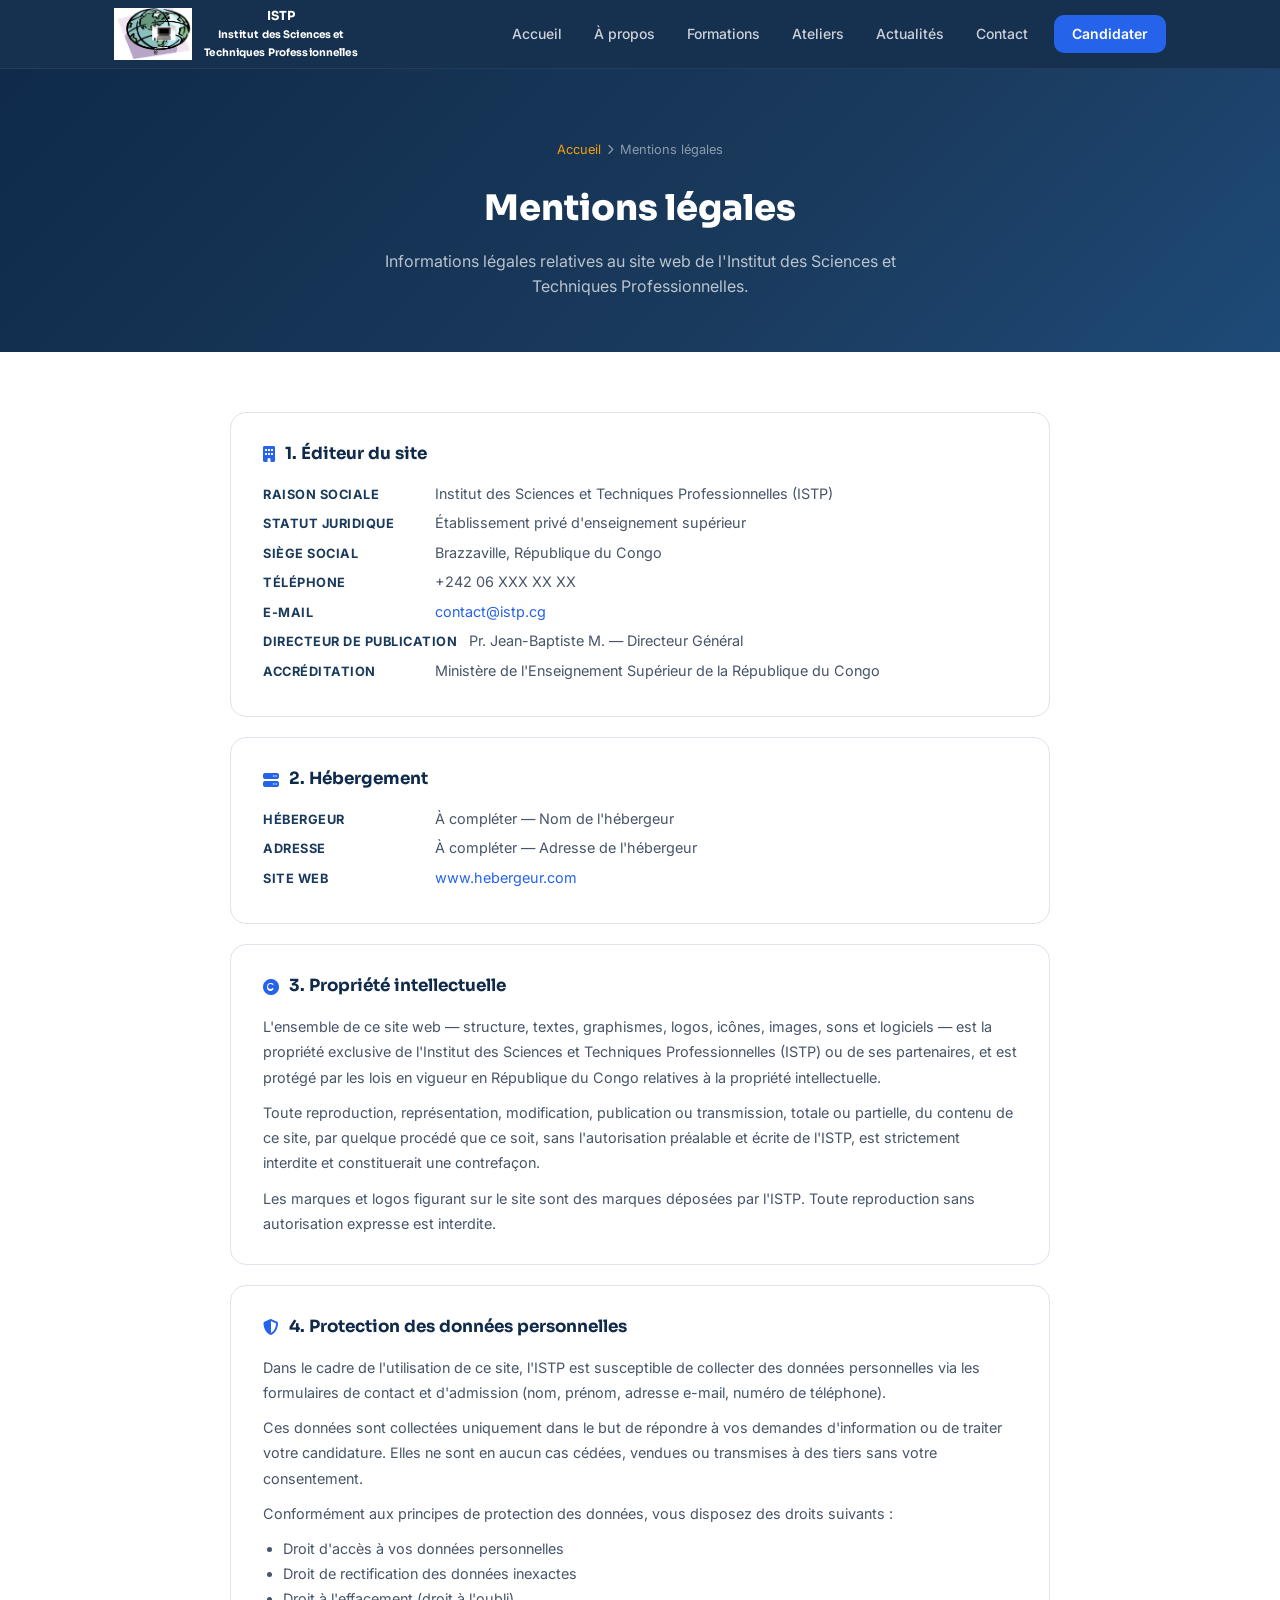
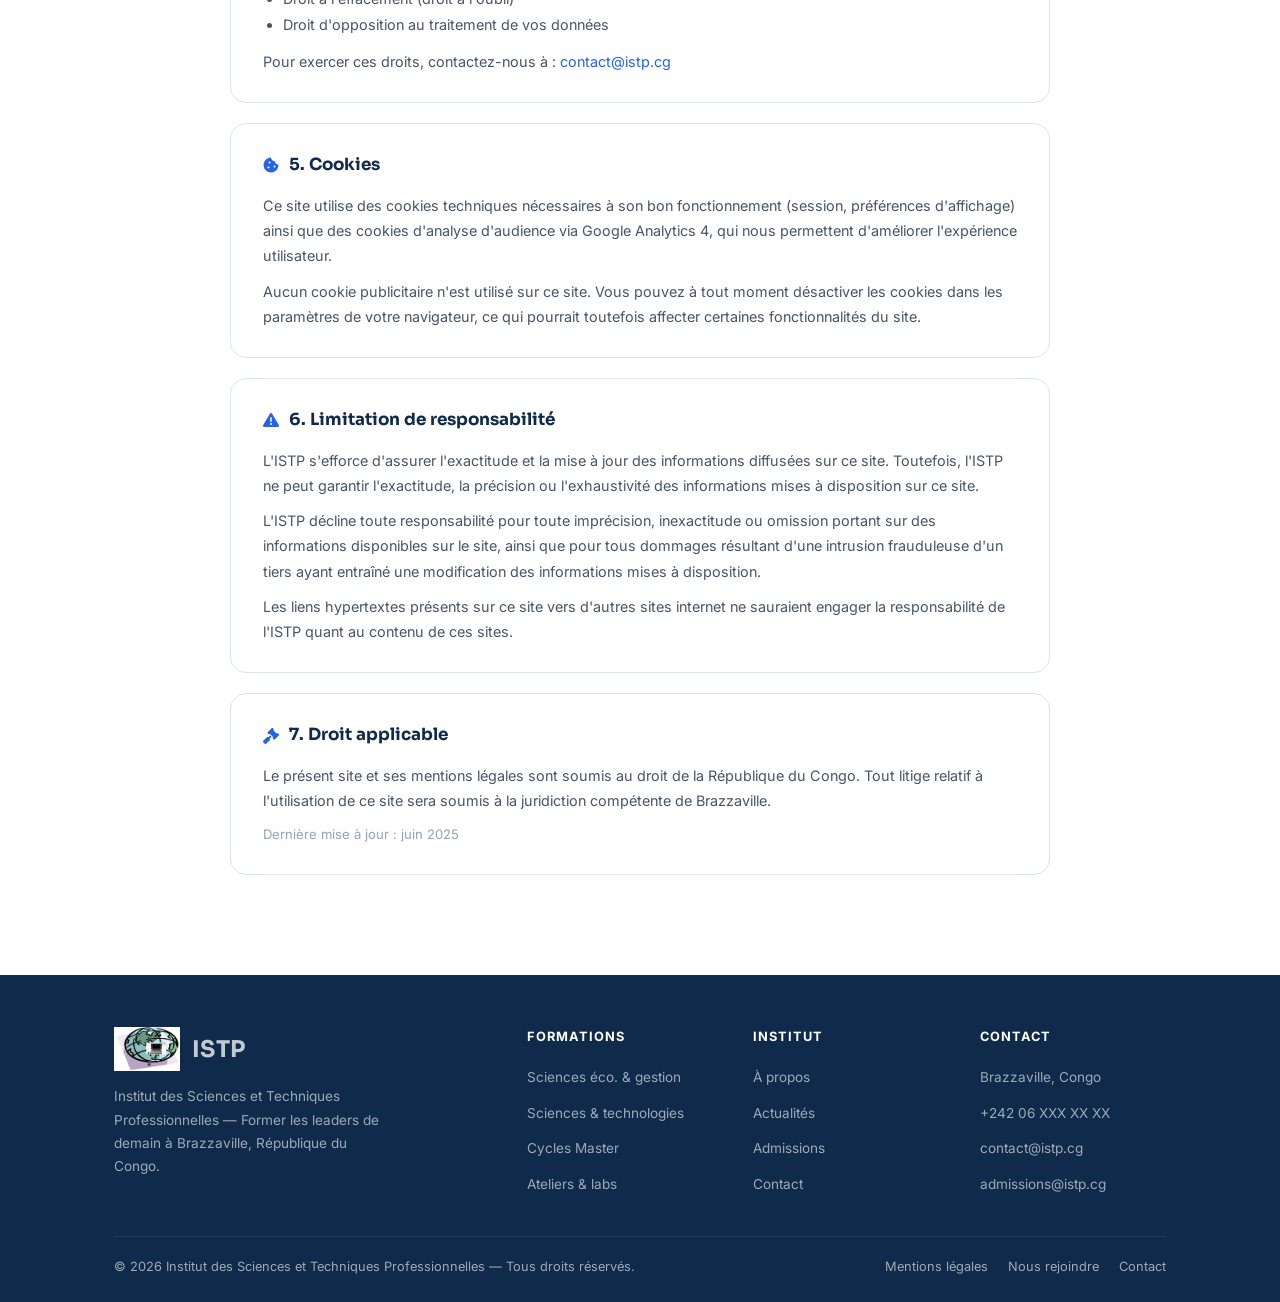
<file: mentions-legales.html>
<!DOCTYPE html>
<html lang="fr">
<head>
  <meta charset="UTF-8">
  <meta name="viewport" content="width=device-width, initial-scale=1.0">
  <meta name="description" content="Mentions légales du site de l'Institut des Sciences et Techniques Professionnelles — ISTP — Institut des Sciences et Techniques Professionnelles.">
  <title>ISTP — Mentions légales</title>
  <link rel="preconnect" href="https://fonts.googleapis.com">
  <link rel="preconnect" href="https://fonts.gstatic.com" crossorigin>
  <link href="https://fonts.googleapis.com/css2?family=Inter:wght@300;400;500;600;700&family=Sora:wght@400;600;700;800&display=swap" rel="stylesheet">
  <link rel="stylesheet" href="https://cdnjs.cloudflare.com/ajax/libs/font-awesome/6.5.0/css/all.min.css">
  <link rel="stylesheet" href="css/style.css">
  <style>
    .legal-section { padding: 60px 0 80px; }
    .legal-content { max-width: 820px; margin: 0 auto; }
    .legal-block {
      background: var(--white);
      border: 1.5px solid var(--border);
      border-radius: var(--radius-lg);
      padding: 28px 32px;
      margin-bottom: 20px;
    }
    .legal-block h2 {
      font-family: 'Sora', sans-serif;
      font-size: 1.05rem; font-weight: 700;
      color: var(--navy); margin-bottom: 14px;
      display: flex; align-items: center; gap: 10px;
    }
    .legal-block h2 i { color: var(--blue); font-size: 1rem; }
    .legal-block p {
      font-size: .9rem; color: var(--text-2);
      line-height: 1.75; margin-bottom: 10px;
    }
    .legal-block p:last-child { margin-bottom: 0; }
    .legal-block a { color: var(--blue); }
    .legal-block a:hover { text-decoration: underline; }
    .legal-block ul { padding-left: 20px; margin-top: 6px; }
    .legal-block ul li {
      font-size: .9rem; color: var(--text-2);
      line-height: 1.75; list-style: disc;
    }
    .legal-info-row {
      display: flex; gap: 12px; align-items: baseline;
      margin-bottom: 6px;
    }
    .legal-info-row .lbl {
      font-size: .8rem; font-weight: 700;
      color: var(--navy-mid); min-width: 160px;
      text-transform: uppercase; letter-spacing: .04em;
    }
    .legal-info-row .val {
      font-size: .9rem; color: var(--text-2);
    }
  </style>
</head>
<body>

<!-- ═══════ HEADER ═══════ -->
<header id="header">
  <div class="container">
    <div class="header-inner">
      <a class="logo" href="index.html">
        <img src="images/logo_istp.png" alt="Logo ISTP" class="logo-img">
        <span class="logo-text"><div align="center">ISTP<br><small>Institut des Sciences et <br>Techniques Professionnelles </small></div></span>
      </a>
      <nav class="nav-links">
        <a href="index.html">Accueil</a>
        <a href="apropos.html">À propos</a>
        <a href="formations.html">Formations</a>
        <a href="ateliers.html">Ateliers</a>
        <a href="actualites.html">Actualités</a>
        <a href="contact.html">Contact</a>
        <a href="admissions.html" class="nav-cta">Candidater</a>
      </nav>
      <button class="hamburger" onclick="toggleMenu()" aria-label="Menu">
        <span></span><span></span><span></span>
      </button>
    </div>
  </div>
  <nav class="mobile-menu" id="mobileMenu">
    <a href="index.html"><i class="fa-solid fa-house"></i> Accueil</a>
    <a href="apropos.html"><i class="fa-solid fa-building-columns"></i> À propos</a>
    <a href="formations.html"><i class="fa-solid fa-book-open"></i> Formations</a>
    <a href="ateliers.html"><i class="fa-solid fa-screwdriver-wrench"></i> Ateliers</a>
    <a href="actualites.html"><i class="fa-solid fa-newspaper"></i> Actualités</a>
    <a href="contact.html"><i class="fa-solid fa-envelope"></i> Contact</a>
    <a href="admissions.html" style="color:var(--accent)"><i class="fa-solid fa-file-pen"></i> Candidater</a>
  </nav>
</header>

<!-- ═══════ BANDEAU ═══════ -->
<div class="page-top">
  <div class="page-banner">
    <div class="breadcrumb">
      <a href="index.html">Accueil</a>
      <i class="fa-solid fa-chevron-right"></i>
      Mentions légales
    </div>
    <h1>Mentions légales</h1>
    <p>Informations légales relatives au site web de l'Institut des Sciences et Techniques Professionnelles.</p>
  </div>
</div>

<!-- ═══════ CONTENU ═══════ -->
<section class="legal-section">
  <div class="container">
    <div class="legal-content">

      <!-- Éditeur -->
      <div class="legal-block">
        <h2><i class="fa-solid fa-building"></i> 1. Éditeur du site</h2>
        <div class="legal-info-row"><span class="lbl">Raison sociale</span><span class="val">Institut des Sciences et Techniques Professionnelles (ISTP)</span></div>
        <div class="legal-info-row"><span class="lbl">Statut juridique</span><span class="val">Établissement privé d'enseignement supérieur</span></div>
        <div class="legal-info-row"><span class="lbl">Siège social</span><span class="val">Brazzaville, République du Congo</span></div>
        <div class="legal-info-row"><span class="lbl">Téléphone</span><span class="val">+242 06 XXX XX XX</span></div>
        <div class="legal-info-row"><span class="lbl">E-mail</span><span class="val"><a href="mailto:contact@istp.cg">contact@istp.cg</a></span></div>
        <div class="legal-info-row"><span class="lbl">Directeur de publication</span><span class="val">Pr. Jean-Baptiste M. — Directeur Général</span></div>
        <div class="legal-info-row"><span class="lbl">Accréditation</span><span class="val">Ministère de l'Enseignement Supérieur de la République du Congo</span></div>
      </div>

      <!-- Hébergement -->
      <div class="legal-block">
        <h2><i class="fa-solid fa-server"></i> 2. Hébergement</h2>
        <div class="legal-info-row"><span class="lbl">Hébergeur</span><span class="val">À compléter — Nom de l'hébergeur</span></div>
        <div class="legal-info-row"><span class="lbl">Adresse</span><span class="val">À compléter — Adresse de l'hébergeur</span></div>
        <div class="legal-info-row"><span class="lbl">Site web</span><span class="val"><a href="#" target="_blank">www.hebergeur.com</a></span></div>
      </div>

      <!-- Propriété intellectuelle -->
      <div class="legal-block">
        <h2><i class="fa-solid fa-copyright"></i> 3. Propriété intellectuelle</h2>
        <p>L'ensemble de ce site web — structure, textes, graphismes, logos, icônes, images, sons et logiciels — est la propriété exclusive de l'Institut des Sciences et Techniques Professionnelles (ISTP) ou de ses partenaires, et est protégé par les lois en vigueur en République du Congo relatives à la propriété intellectuelle.</p>
        <p>Toute reproduction, représentation, modification, publication ou transmission, totale ou partielle, du contenu de ce site, par quelque procédé que ce soit, sans l'autorisation préalable et écrite de l'ISTP, est strictement interdite et constituerait une contrefaçon.</p>
        <p>Les marques et logos figurant sur le site sont des marques déposées par l'ISTP. Toute reproduction sans autorisation expresse est interdite.</p>
      </div>

      <!-- Données personnelles -->
      <div class="legal-block">
        <h2><i class="fa-solid fa-shield-halved"></i> 4. Protection des données personnelles</h2>
        <p>Dans le cadre de l'utilisation de ce site, l'ISTP est susceptible de collecter des données personnelles via les formulaires de contact et d'admission (nom, prénom, adresse e-mail, numéro de téléphone).</p>
        <p>Ces données sont collectées uniquement dans le but de répondre à vos demandes d'information ou de traiter votre candidature. Elles ne sont en aucun cas cédées, vendues ou transmises à des tiers sans votre consentement.</p>
        <p>Conformément aux principes de protection des données, vous disposez des droits suivants :</p>
        <ul>
          <li>Droit d'accès à vos données personnelles</li>
          <li>Droit de rectification des données inexactes</li>
          <li>Droit à l'effacement (droit à l'oubli)</li>
          <li>Droit d'opposition au traitement de vos données</li>
        </ul>
        <p style="margin-top:12px">Pour exercer ces droits, contactez-nous à : <a href="mailto:contact@istp.cg">contact@istp.cg</a></p>
      </div>

      <!-- Cookies -->
      <div class="legal-block">
        <h2><i class="fa-solid fa-cookie-bite"></i> 5. Cookies</h2>
        <p>Ce site utilise des cookies techniques nécessaires à son bon fonctionnement (session, préférences d'affichage) ainsi que des cookies d'analyse d'audience via Google Analytics 4, qui nous permettent d'améliorer l'expérience utilisateur.</p>
        <p>Aucun cookie publicitaire n'est utilisé sur ce site. Vous pouvez à tout moment désactiver les cookies dans les paramètres de votre navigateur, ce qui pourrait toutefois affecter certaines fonctionnalités du site.</p>
      </div>

      <!-- Responsabilité -->
      <div class="legal-block">
        <h2><i class="fa-solid fa-triangle-exclamation"></i> 6. Limitation de responsabilité</h2>
        <p>L'ISTP s'efforce d'assurer l'exactitude et la mise à jour des informations diffusées sur ce site. Toutefois, l'ISTP ne peut garantir l'exactitude, la précision ou l'exhaustivité des informations mises à disposition sur ce site.</p>
        <p>L'ISTP décline toute responsabilité pour toute imprécision, inexactitude ou omission portant sur des informations disponibles sur le site, ainsi que pour tous dommages résultant d'une intrusion frauduleuse d'un tiers ayant entraîné une modification des informations mises à disposition.</p>
        <p>Les liens hypertextes présents sur ce site vers d'autres sites internet ne sauraient engager la responsabilité de l'ISTP quant au contenu de ces sites.</p>
      </div>

      <!-- Droit applicable -->
      <div class="legal-block">
        <h2><i class="fa-solid fa-gavel"></i> 7. Droit applicable</h2>
        <p>Le présent site et ses mentions légales sont soumis au droit de la République du Congo. Tout litige relatif à l'utilisation de ce site sera soumis à la juridiction compétente de Brazzaville.</p>
        <p style="margin-top:10px; font-size:.82rem; color:var(--text-3);">Dernière mise à jour : juin 2025</p>
      </div>

    </div>
  </div>
</section>

<!-- ═══════ FOOTER ═══════ -->
<footer id="footer">
  <div class="container">
    <div class="footer-top">
      <div class="footer-brand">
        <a class="logo logo-footer" href="index.html"><img src="images/logo_istp.png" alt="Logo ISTP" class="logo-img"><span class="logo-text"><H1>ISTP</H1></a>
        <p>Institut des Sciences et Techniques Professionnelles — Former les leaders de demain à Brazzaville, République du Congo.</p>
      </div>
      <div class="footer-col">
        <h5>Formations</h5>
        <ul>
          <li><a href="formations.html">Sciences éco. & gestion</a></li>
          <li><a href="formations.html">Sciences & technologies</a></li>
          <li><a href="formations.html">Cycles Master</a></li>
          <li><a href="ateliers.html">Ateliers & labs</a></li>
        </ul>
      </div>
      <div class="footer-col">
        <h5>Institut</h5>
        <ul>
          <li><a href="apropos.html">À propos</a></li>
          <li><a href="actualites.html">Actualités</a></li>
          <li><a href="admissions.html">Admissions</a></li>
          <li><a href="contact.html">Contact</a></li>
        </ul>
      </div>
      <div class="footer-col">
        <h5>Contact</h5>
        <ul>
          <li><a href="#">Brazzaville, Congo</a></li>
          <li><a href="tel:+242060000000">+242 06 XXX XX XX</a></li>
          <li><a href="mailto:contact@istp.cg">contact@istp.cg</a></li>
          <li><a href="admissions.html">admissions@istp.cg</a></li>
        </ul>
      </div>
    </div>
    <div class="footer-bottom">
      <p>© 2026 Institut des Sciences et Techniques Professionnelles — Tous droits réservés.</p>
      <div class="footer-bottom-links">
        <a href="mentions-legales.html">Mentions légales</a>
        <a href="nous-rejoindre.html">Nous rejoindre</a>
        <a href="contact.html">Contact</a>
      </div>
    </div>
  </div>
</footer>

<button id="scrollTop" onclick="scrollToTop()" title="Haut de page"><i class="fa-solid fa-chevron-up"></i></button>
<script src="js/main.js"></script>
</body>
</html>
</file>
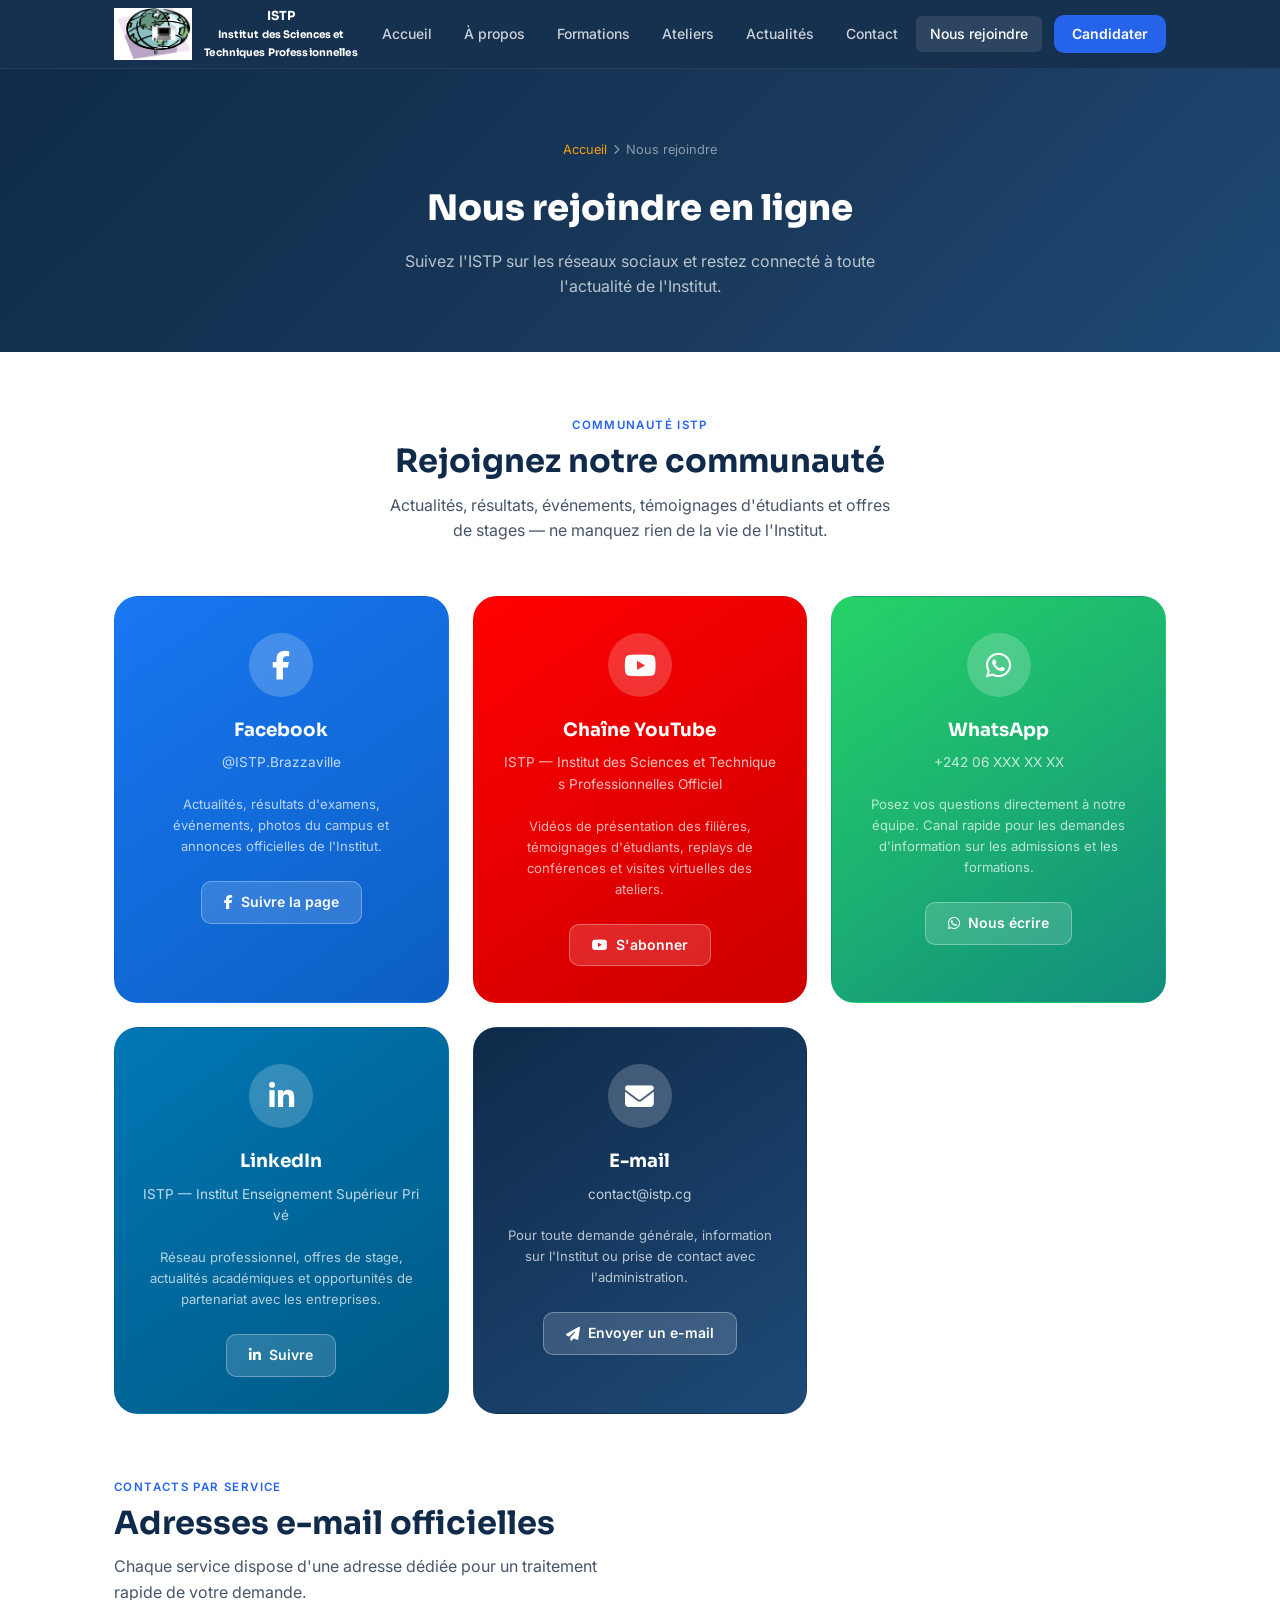
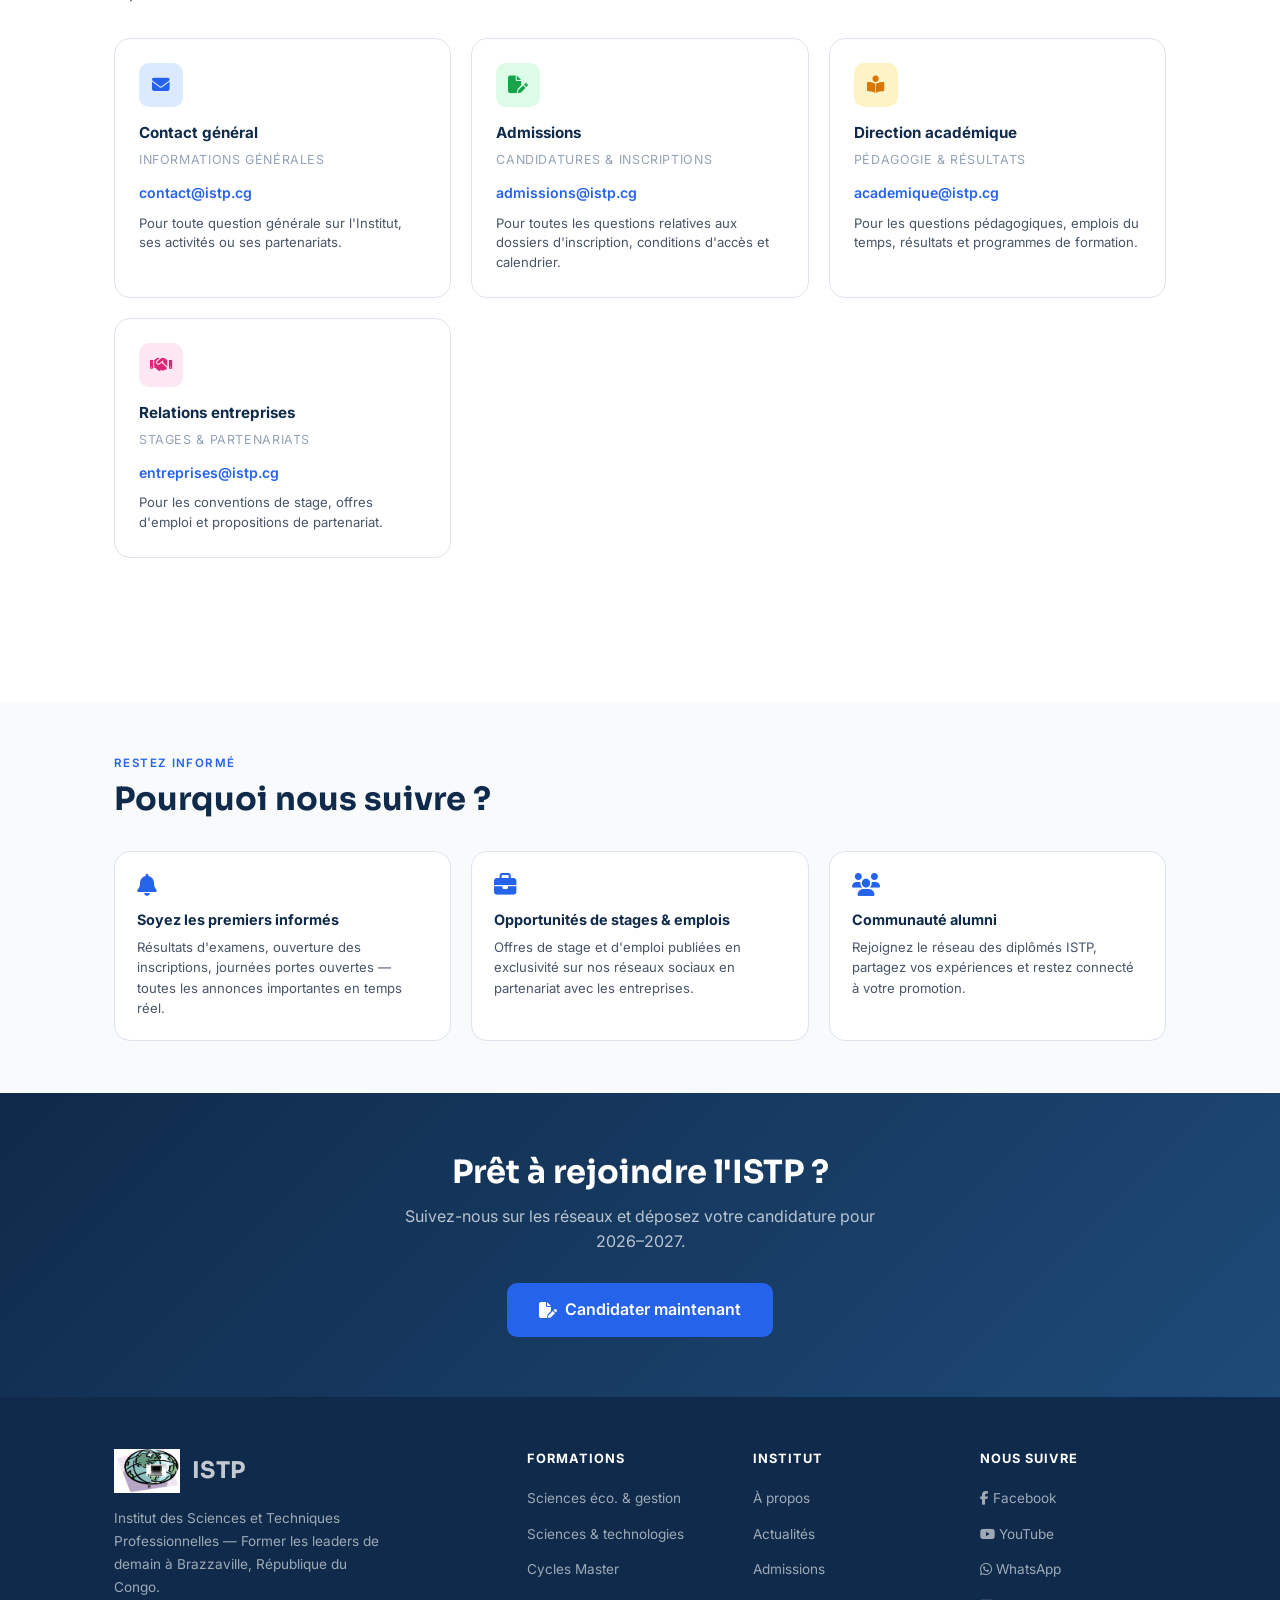
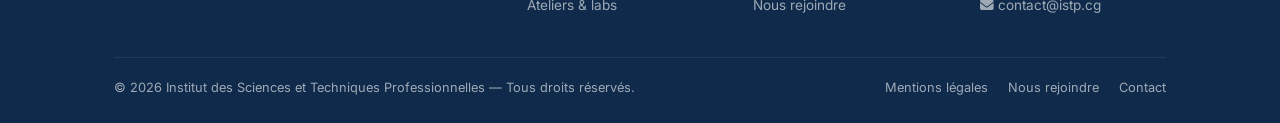
<file: nous-rejoindre.html>
<!DOCTYPE html>
<html lang="fr">
<head>
  <meta charset="UTF-8">
  <meta name="viewport" content="width=device-width, initial-scale=1.0">
  <meta name="description" content="Retrouvez l'ISTP sur Facebook, YouTube et par e-mail — Suivez l'actualité de l'Institut des Sciences et Techniques Professionnelles de Brazzaville.">
  <title>ISTP — Nous rejoindre</title>
  <link rel="preconnect" href="https://fonts.googleapis.com">
  <link rel="preconnect" href="https://fonts.gstatic.com" crossorigin>
  <link href="https://fonts.googleapis.com/css2?family=Inter:wght@300;400;500;600;700&family=Sora:wght@400;600;700;800&display=swap" rel="stylesheet">
  <link rel="stylesheet" href="https://cdnjs.cloudflare.com/ajax/libs/font-awesome/6.5.0/css/all.min.css">
  <link rel="stylesheet" href="css/style.css">
  <style>
    /* ── Page spécifique ──────────────────────────────── */
    .social-section   { padding: 64px 0 80px; }
    .social-intro     { text-align: center; max-width: 600px; margin: 0 auto 52px; }
    .social-intro .section-sub { margin: 0 auto; }

    /* Cartes réseaux sociaux */
    .social-cards     { display: grid; grid-template-columns: repeat(3, 1fr); gap: 24px; margin-bottom: 64px; }
    .social-card      {
      border-radius: var(--radius-xl); padding: 36px 28px;
      text-align: center; position: relative; overflow: hidden;
      transition: var(--transition); border: 1.5px solid transparent;
    }
    .social-card:hover { transform: translateY(-5px); box-shadow: var(--shadow-lg); }

    /* Facebook */
    .social-card.facebook  { background: linear-gradient(145deg, #1877F2 0%, #0C5FC2 100%); }
    /* YouTube */
    .social-card.youtube   { background: linear-gradient(145deg, #FF0000 0%, #CC0000 100%); }
    /* E-mail */
    .social-card.email     { background: linear-gradient(145deg, var(--navy) 0%, #1E4A78 100%); }
    /* WhatsApp */
    .social-card.whatsapp  { background: linear-gradient(145deg, #25D366 0%, #128C7E 100%); }
    /* LinkedIn */
    .social-card.linkedin  { background: linear-gradient(145deg, #0077B5 0%, #005983 100%); }

    .social-card .sc-icon {
      width: 64px; height: 64px; border-radius: 50%;
      background: rgba(255,255,255,.2);
      display: flex; align-items: center; justify-content: center;
      margin: 0 auto 18px; font-size: 1.8rem; color: var(--white);
    }
    .social-card h3 {
      font-family: 'Sora', sans-serif; font-size: 1.15rem;
      font-weight: 700; color: var(--white); margin-bottom: 8px;
    }
    .social-card .sc-handle {
      font-size: .85rem; color: rgba(255,255,255,.75);
      margin-bottom: 20px; word-break: break-all;
    }
    .social-card .sc-desc {
      font-size: .82rem; color: rgba(255,255,255,.7);
      line-height: 1.6; margin-bottom: 24px;
    }
    .sc-btn {
      display: inline-flex; align-items: center; gap: 8px;
      background: rgba(255,255,255,.15); color: var(--white);
      border: 1.5px solid rgba(255,255,255,.3);
      padding: 9px 22px; border-radius: var(--radius-md);
      font-size: .875rem; font-weight: 600;
      transition: var(--transition); text-decoration: none;
    }
    .sc-btn:hover { background: rgba(255,255,255,.28); }

    /* Section e-mails détaillés */
    .email-section    { padding: 0 0 64px; }
    .email-grid       { display: grid; grid-template-columns: repeat(3, 1fr); gap: 20px; margin-top: 32px; }
    .email-card       {
      background: var(--white); border: 1.5px solid var(--border);
      border-radius: var(--radius-lg); padding: 24px;
      transition: var(--transition);
    }
    .email-card:hover { border-color: var(--blue); box-shadow: var(--shadow-sm); }
    .email-card .e-icon {
      width: 44px; height: 44px; border-radius: var(--radius-md);
      display: flex; align-items: center; justify-content: center;
      font-size: 1.1rem; margin-bottom: 14px;
    }
    .email-card:nth-child(1) .e-icon { background: #DBEAFE; color: var(--blue); }
    .email-card:nth-child(2) .e-icon { background: var(--green-lt); color: var(--green); }
    .email-card:nth-child(3) .e-icon { background: var(--accent-lt); color: #D97706; }
    .email-card:nth-child(4) .e-icon { background: #FCE7F3; color: #DB2777; }
    .email-card h4    { font-size: .95rem; font-weight: 700; color: var(--navy); margin-bottom: 5px; }
    .email-card .e-role { font-size: .78rem; color: var(--text-3); margin-bottom: 10px; text-transform: uppercase; letter-spacing: .05em; }
    .email-card a     { font-size: .88rem; color: var(--blue); font-weight: 600; word-break: break-all; }
    .email-card a:hover { text-decoration: underline; }
    .email-card p     { font-size: .82rem; color: var(--text-2); line-height: 1.5; margin-top: 8px; }

    /* Section conseils */
    .tips-section     { padding: 52px 0; background: var(--surface); }
    .tips-grid        { display: grid; grid-template-columns: repeat(3, 1fr); gap: 20px; margin-top: 32px; }
    .tip-card         {
      background: var(--white); border: 1.5px solid var(--border);
      border-radius: var(--radius-lg); padding: 22px;
    }
    .tip-card i       { font-size: 1.4rem; color: var(--blue); margin-bottom: 12px; display: block; }
    .tip-card h4      { font-size: .9rem; font-weight: 700; color: var(--navy); margin-bottom: 6px; }
    .tip-card p       { font-size: .82rem; color: var(--text-2); line-height: 1.55; }

    /* Responsive */
    @media (max-width: 900px) {
      .social-cards, .email-grid, .tips-grid { grid-template-columns: 1fr; }
    }
    @media (max-width: 600px) {
      .social-cards { grid-template-columns: 1fr; }
    }
  </style>
</head>
<body>

<!-- ═══════ HEADER ═══════ -->
<header id="header">
  <div class="container">
    <div class="header-inner">
      <a class="logo" href="index.html">
        <img src="images/logo_istp.png" alt="Logo ISTP" class="logo-img">
        <span class="logo-text"><div align="center">ISTP<br><small>Institut des Sciences et <br>Techniques Professionnelles </small></div></span>
      </a>
      <nav class="nav-links">
     <a href="index.html">Accueil</a>
        <a href="apropos.html">À propos</a>
        <a href="formations.html">Formations</a>
        <a href="ateliers.html">Ateliers</a>
        <a href="actualites.html">Actualités</a>
        <a href="contact.html">Contact</a>
        <a href="nous-rejoindre.html" class="active">Nous rejoindre</a>
        <a href="admissions.html" class="nav-cta">Candidater</a>
      </nav>
      <button class="hamburger" onclick="toggleMenu()" aria-label="Menu">
        <span></span><span></span><span></span>
      </button>
    </div>
  </div>
  <nav class="mobile-menu" id="mobileMenu">
    <a href="index.html"><i class="fa-solid fa-house"></i> Accueil</a>
    <a href="apropos.html"><i class="fa-solid fa-building-columns"></i> À propos</a>
    <a href="formations.html"><i class="fa-solid fa-book-open"></i> Formations</a>
    <a href="ateliers.html"><i class="fa-solid fa-screwdriver-wrench"></i> Ateliers</a>
    <a href="actualites.html"><i class="fa-solid fa-newspaper"></i> Actualités</a>
    <a href="contact.html"><i class="fa-solid fa-envelope"></i> Contact</a>
    <a href="admissions.html" style="color:var(--accent)"><i class="fa-solid fa-file-pen"></i> Candidater</a>
  </nav>
</header>

<!-- ═══════ BANDEAU ═══════ -->
<div class="page-top">
  <div class="page-banner">
    <div class="breadcrumb">
      <a href="index.html">Accueil</a>
      <i class="fa-solid fa-chevron-right"></i>
      Nous rejoindre
    </div>
    <h1>Nous rejoindre en ligne</h1>
    <p>Suivez l'ISTP sur les réseaux sociaux et restez connecté à toute l'actualité de l'Institut.</p>
  </div>
</div>

<!-- ═══════ RÉSEAUX SOCIAUX ═══════ -->
<section class="social-section">
  <div class="container">
    <div class="social-intro">
      <div class="section-label">Communauté ISTP</div>
      <div class="section-title">Rejoignez notre communauté</div>
      <p class="section-sub">Actualités, résultats, événements, témoignages d'étudiants et offres de stages — ne manquez rien de la vie de l'Institut.</p>
    </div>

    <div class="social-cards">

      <!-- Facebook -->
      <div class="social-card facebook fade-up">
        <div class="sc-icon"><i class="fa-brands fa-facebook-f"></i></div>
        <h3>Facebook</h3>
        <div class="sc-handle">
          <!-- ✏️ Remplacer par le nom de la page Facebook -->
          @ISTP.Brazzaville
        </div>
        <p class="sc-desc">Actualités, résultats d'examens, événements, photos du campus et annonces officielles de l'Institut.</p>
        <a class="sc-btn"
           href="https://www.facebook.com/ISTP.Brazzaville"
           target="_blank" rel="noopener noreferrer">
          <!-- ✏️ Remplacer l'URL par le lien réel de la page Facebook de l'ISTP -->
          <i class="fa-brands fa-facebook-f"></i> Suivre la page
        </a>
      </div>

      <!-- YouTube -->
      <div class="social-card youtube fade-up">
        <div class="sc-icon"><i class="fa-brands fa-youtube"></i></div>
        <h3>Chaîne YouTube</h3>
        <div class="sc-handle">
          <!-- ✏️ Remplacer par le nom de la chaîne YouTube -->
          ISTP — Institut des Sciences et Techniques Professionnelles Officiel
        </div>
        <p class="sc-desc">Vidéos de présentation des filières, témoignages d'étudiants, replays de conférences et visites virtuelles des ateliers.</p>
        <a class="sc-btn"
           href="https://www.youtube.com/@ISTPBrazzaville"
           target="_blank" rel="noopener noreferrer">
          <!-- ✏️ Remplacer l'URL par le lien réel de la chaîne YouTube de l'ISTP -->
          <i class="fa-brands fa-youtube"></i> S'abonner
        </a>
      </div>

      <!-- WhatsApp -->
      <div class="social-card whatsapp fade-up">
        <div class="sc-icon"><i class="fa-brands fa-whatsapp"></i></div>
        <h3>WhatsApp</h3>
        <div class="sc-handle">
          <!-- ✏️ Remplacer par le numéro WhatsApp officiel -->
          +242 06 XXX XX XX
        </div>
        <p class="sc-desc">Posez vos questions directement à notre équipe. Canal rapide pour les demandes d'information sur les admissions et les formations.</p>
        <a class="sc-btn"
           href="https://wa.me/242060000000"
           target="_blank" rel="noopener noreferrer">
          <!-- ✏️ Remplacer le numéro dans l'URL (format international sans le +) -->
          <i class="fa-brands fa-whatsapp"></i> Nous écrire
        </a>
      </div>

      <!-- LinkedIn -->
      <div class="social-card linkedin fade-up">
        <div class="sc-icon"><i class="fa-brands fa-linkedin-in"></i></div>
        <h3>LinkedIn</h3>
        <div class="sc-handle">
          <!-- ✏️ Remplacer par le nom de la page LinkedIn -->
          ISTP — Institut Enseignement Supérieur Privé
        </div>
        <p class="sc-desc">Réseau professionnel, offres de stage, actualités académiques et opportunités de partenariat avec les entreprises.</p>
        <a class="sc-btn"
           href="https://www.linkedin.com/company/iesp-brazzaville"
           target="_blank" rel="noopener noreferrer">
          <!-- ✏️ Remplacer l'URL par le lien réel de la page LinkedIn de l'ISTP -->
          <i class="fa-brands fa-linkedin-in"></i> Suivre
        </a>
      </div>

      <!-- Email général -->
      <div class="social-card email fade-up">
        <div class="sc-icon"><i class="fa-solid fa-envelope"></i></div>
        <h3>E-mail</h3>
        <div class="sc-handle">contact@istp.cg</div>
        <p class="sc-desc">Pour toute demande générale, information sur l'Institut ou prise de contact avec l'administration.</p>
        <a class="sc-btn" href="mailto:contact@istp.cg">
          <i class="fa-solid fa-paper-plane"></i> Envoyer un e-mail
        </a>
      </div>

    </div>

    <!-- ── E-mails détaillés par service ── -->
    <section class="email-section">
      <div class="section-label">Contacts par service</div>
      <div class="section-title">Adresses e-mail officielles</div>
      <p class="section-sub">Chaque service dispose d'une adresse dédiée pour un traitement rapide de votre demande.</p>

      <div class="email-grid">
        <div class="email-card fade-up">
          <div class="e-icon"><i class="fa-solid fa-envelope"></i></div>
          <h4>Contact général</h4>
          <div class="e-role">Informations générales</div>
          <a href="mailto:contact@istp.cg">contact@istp.cg</a>
          <p>Pour toute question générale sur l'Institut, ses activités ou ses partenariats.</p>
        </div>
        <div class="email-card fade-up">
          <div class="e-icon"><i class="fa-solid fa-file-pen"></i></div>
          <h4>Admissions</h4>
          <div class="e-role">Candidatures & inscriptions</div>
          <a href="mailto:admissions@istp.cg">admissions@istp.cg</a>
          <p>Pour toutes les questions relatives aux dossiers d'inscription, conditions d'accès et calendrier.</p>
        </div>
        <div class="email-card fade-up">
          <div class="e-icon"><i class="fa-solid fa-book-open-reader"></i></div>
          <h4>Direction académique</h4>
          <div class="e-role">Pédagogie & résultats</div>
          <a href="mailto:academique@istp.cg">academique@istp.cg</a>
          <p>Pour les questions pédagogiques, emplois du temps, résultats et programmes de formation.</p>
        </div>
        <div class="email-card fade-up">
          <div class="e-icon"><i class="fa-solid fa-handshake"></i></div>
          <h4>Relations entreprises</h4>
          <div class="e-role">Stages & partenariats</div>
          <a href="mailto:entreprises@istp.cg">entreprises@istp.cg</a>
          <p>Pour les conventions de stage, offres d'emploi et propositions de partenariat.</p>
        </div>
      </div>
    </section>

  </div>
</section>

<!-- ═══════ CONSEILS ═══════ -->
<section class="tips-section">
  <div class="container">
    <div class="section-label">Restez informé</div>
    <div class="section-title">Pourquoi nous suivre ?</div>
    <div class="tips-grid">
      <div class="tip-card fade-up">
        <i class="fa-solid fa-bell"></i>
        <h4>Soyez les premiers informés</h4>
        <p>Résultats d'examens, ouverture des inscriptions, journées portes ouvertes — toutes les annonces importantes en temps réel.</p>
      </div>
      <div class="tip-card fade-up">
        <i class="fa-solid fa-briefcase"></i>
        <h4>Opportunités de stages & emplois</h4>
        <p>Offres de stage et d'emploi publiées en exclusivité sur nos réseaux sociaux en partenariat avec les entreprises.</p>
      </div>
      <div class="tip-card fade-up">
        <i class="fa-solid fa-users"></i>
        <h4>Communauté alumni</h4>
        <p>Rejoignez le réseau des diplômés ISTP, partagez vos expériences et restez connecté à votre promotion.</p>
      </div>
    </div>
  </div>
</section>

<!-- ═══════ CTA ═══════ -->
<section class="cta-banner">
  <div class="container">
    <div class="section-title">Prêt à rejoindre l'ISTP ?</div>
    <p>Suivez-nous sur les réseaux et déposez votre candidature pour 2026–2027.</p>
    <a href="admissions.html" class="btn btn-primary" style="font-size:1rem;padding:14px 32px">
      <i class="fa-solid fa-file-pen"></i> Candidater maintenant
    </a>
  </div>
</section>

<!-- ═══════ FOOTER ═══════ -->
<footer id="footer">
  <div class="container">
    <div class="footer-top">
      <div class="footer-brand">
       <a class="logo logo-footer" href="index.html"><img src="images/logo_istp.png" alt="Logo ISTP" class="logo-img"><span class="logo-text"><H1>ISTP</H1></a>
        <p>Institut des Sciences et Techniques Professionnelles — Former les leaders de demain à Brazzaville, République du Congo.</p>
      </div>
      <div class="footer-col">
        <h5>Formations</h5>
        <ul>
          <li><a href="formations.html">Sciences éco. & gestion</a></li>
          <li><a href="formations.html">Sciences & technologies</a></li>
          <li><a href="formations.html">Cycles Master</a></li>
          <li><a href="ateliers.html">Ateliers & labs</a></li>
        </ul>
      </div>
      <div class="footer-col">
        <h5>Institut</h5>
        <ul>
          <li><a href="apropos.html">À propos</a></li>
          <li><a href="actualites.html">Actualités</a></li>
          <li><a href="admissions.html">Admissions</a></li>
          <li><a href="nous-rejoindre.html">Nous rejoindre</a></li>
        </ul>
      </div>
      <div class="footer-col">
        <h5>Nous suivre</h5>
        <ul>
          <li><a href="https://www.facebook.com/ISTP.Brazzaville" target="_blank"><i class="fa-brands fa-facebook-f"></i> Facebook</a></li>
          <li><a href="https://www.youtube.com/@ISTPBrazzaville" target="_blank"><i class="fa-brands fa-youtube"></i> YouTube</a></li>
          <li><a href="https://wa.me/242060000000" target="_blank"><i class="fa-brands fa-whatsapp"></i> WhatsApp</a></li>
          <li><a href="mailto:contact@istp.cg"><i class="fa-solid fa-envelope"></i> contact@istp.cg</a></li>
        </ul>
      </div>
    </div>
    <div class="footer-bottom">
      <p>© 2026 Institut des Sciences et Techniques Professionnelles — Tous droits réservés.</p>
      <div class="footer-bottom-links">
        <a href="mentions-legales.html">Mentions légales</a>
        <a href="nous-rejoindre.html">Nous rejoindre</a>
        <a href="contact.html">Contact</a>
      </div>
    </div>
  </div>
</footer>

<button id="scrollTop" onclick="scrollToTop()" title="Haut de page"><i class="fa-solid fa-chevron-up"></i></button>
<script src="js/main.js"></script>
</body>
</html>
</file>
<file: css/style.css>
/* ═══════════════════════════════════════════════════════════
   ISTP — Institut des Sciences et Techniques Professionnelles
   Feuille de style principale (partagée par toutes les pages)
   ═══════════════════════════════════════════════════════════ */

/* ─── TOKENS ─────────────────────────────────────────────── */
:root {
  --navy:       #0F2A4A;
  --navy-mid:   #1A3A5C;
  --blue:       #2563EB;
  --blue-light: #3B82F6;
  --accent:     #F59E0B;
  --accent-lt:  #FEF3C7;
  --surface:    #F8FAFC;
  --surface2:   #EEF2F7;
  --border:     #DDE4EE;
  --text:       #1E293B;
  --text-2:     #475569;
  --text-3:     #94A3B8;
  --white:      #FFFFFF;
  --green:      #16A34A;
  --green-lt:   #DCFCE7;
  --radius-sm:  6px;
  --radius-md:  10px;
  --radius-lg:  16px;
  --radius-xl:  24px;
  --shadow-sm:  0 1px 3px rgba(15,42,74,.08), 0 1px 2px rgba(15,42,74,.06);
  --shadow-md:  0 4px 16px rgba(15,42,74,.10), 0 2px 6px rgba(15,42,74,.07);
  --shadow-lg:  0 12px 40px rgba(15,42,74,.14);
  --transition: .22s cubic-bezier(.4,0,.2,1);
}

/* ─── RESET ───────────────────────────────────────────────── */
*, *::before, *::after { box-sizing: border-box; margin: 0; padding: 0; }
html  { scroll-behavior: smooth; font-size: 16px; }
body  {
  font-family: 'Inter', system-ui, sans-serif;
  color: var(--text);
  background: var(--white);
  line-height: 1.6;
  -webkit-font-smoothing: antialiased;
}
img   { max-width: 100%; display: block; }
a     { text-decoration: none; color: inherit; }
button{ cursor: pointer; font-family: inherit; }
ul    { list-style: none; }

/* ─── UTILITAIRES ─────────────────────────────────────────── */
.container {
  max-width: 1100px;
  margin: 0 auto;
  padding: 0 24px;
}
.section-label {
  font-size: .72rem; font-weight: 600;
  letter-spacing: .12em; text-transform: uppercase;
  color: var(--blue); margin-bottom: 8px;
}
.section-title {
  font-family: 'Sora', sans-serif;
  font-size: 2rem; font-weight: 700;
  color: var(--navy); line-height: 1.2; margin-bottom: 12px;
}
.section-sub {
  font-size: 1rem; color: var(--text-2); max-width: 520px;
}

/* Badges */
.badge {
  display: inline-flex; align-items: center; gap: 4px;
  font-size: .72rem; font-weight: 600; padding: 3px 10px;
  border-radius: 20px; background: var(--surface2); color: var(--navy-mid);
}
.badge.green  { background: var(--green-lt);  color: var(--green); }
.badge.amber  { background: var(--accent-lt); color: #92400E; }
.badge.blue   { background: #DBEAFE;          color: #1D4ED8; }

/* Boutons */
.btn {
  display: inline-flex; align-items: center; gap: 8px;
  padding: 11px 22px; border-radius: var(--radius-md);
  font-size: .9rem; font-weight: 600; border: none;
  transition: var(--transition); white-space: nowrap;
}
.btn-primary { background: var(--blue); color: var(--white); }
.btn-primary:hover {
  background: #1D4ED8;
  transform: translateY(-1px);
  box-shadow: var(--shadow-md);
}
.btn-outline {
  background: transparent; color: var(--white);
  border: 1.5px solid rgba(255,255,255,.5);
}
.btn-outline:hover { background: rgba(255,255,255,.12); }
.btn-navy { background: var(--navy); color: var(--white); }
.btn-navy:hover {
  background: var(--navy-mid);
  transform: translateY(-1px);
  box-shadow: var(--shadow-md);
}
.btn-ghost { background: var(--surface2); color: var(--navy); }
.btn-ghost:hover { background: var(--border); }

/* Animations */
.fade-up {
  opacity: 0; transform: translateY(24px);
  transition: opacity .5s ease, transform .5s ease;
}
.fade-up.visible { opacity: 1; transform: translateY(0); }

/* ─── HEADER ──────────────────────────────────────────────── */
#header {
  position: fixed; top: 0; left: 0; right: 0; z-index: 1000;
  background: rgba(15,42,74,.97);
  backdrop-filter: blur(12px);
  border-bottom: 1px solid rgba(255,255,255,.08);
  transition: box-shadow var(--transition);
}
#header.scrolled { box-shadow: var(--shadow-lg); }

.header-inner {
  display: flex; align-items: center;
  justify-content: space-between; height: 68px;
}
.logo {
  display: flex; align-items: center; gap: 12px;
  text-decoration: none;
}
.logo-img {
  height: 52px;
  width: auto;
  object-fit: contain;
  display: block;
  flex-shrink: 0;
}
.logo-text {
  font-family: 'Sora', sans-serif;
  font-size: .78rem;
  font-weight: 700;
  color: var(--white);
  line-height: 1.45;
  letter-spacing: .01em;
}
/* Footer logo */
.logo-footer .logo-img  { height: 44px; }
.logo-footer .logo-text { font-size: .72rem; color: rgba(255,255,255,.75); }

.nav-links {
  display: flex; align-items: center; gap: 4px;
}
.nav-links a {
  padding: 7px 14px; border-radius: var(--radius-sm);
  font-size: .875rem; font-weight: 500;
  color: rgba(255,255,255,.78); transition: var(--transition);
}
.nav-links a:hover,
.nav-links a.active {
  color: var(--white); background: rgba(255,255,255,.1);
}
.nav-cta {
  margin-left: 8px !important;
  background: var(--blue) !important;
  color: var(--white) !important;
  border-radius: var(--radius-md) !important;
  padding: 8px 18px !important;
  font-weight: 600 !important;
}
.nav-cta:hover { background: #1D4ED8 !important; }

/* Menu hamburger */
.hamburger {
  display: none; flex-direction: column; gap: 5px;
  background: none; border: none; padding: 6px;
}
.hamburger span {
  display: block; width: 24px; height: 2px;
  background: var(--white); border-radius: 2px;
  transition: var(--transition);
}
.mobile-menu {
  display: none; flex-direction: column;
  background: var(--navy);
  border-top: 1px solid rgba(255,255,255,.08);
  padding: 12px 24px 20px;
}
.mobile-menu.open { display: flex; }
.mobile-menu a {
  padding: 11px 0; font-size: .95rem; font-weight: 500;
  color: rgba(255,255,255,.8);
  border-bottom: 1px solid rgba(255,255,255,.06);
  display: flex; align-items: center; gap: 10px;
}
.mobile-menu a:last-child { border-bottom: none; }

/* ─── BANDEAU PAGE INTÉRIEURE ─────────────────────────────── */
.page-top    { padding-top: 68px; }
.page-banner {
  background: linear-gradient(135deg, var(--navy) 0%, var(--navy-mid) 60%, #1E4A78 100%);
  padding: 72px 0 52px; text-align: center;
}
.page-banner h1 {
  font-family: 'Sora', sans-serif;
  font-size: 2.2rem; font-weight: 800;
  color: var(--white); margin-bottom: 12px;
}
.page-banner p {
  font-size: 1rem; color: rgba(255,255,255,.7);
  max-width: 520px; margin: 0 auto;
}
.breadcrumb {
  display: flex; align-items: center; justify-content: center;
  gap: 6px; font-size: .8rem;
  color: rgba(255,255,255,.5); margin-bottom: 20px;
}
.breadcrumb a { color: var(--accent); }
.breadcrumb i { font-size: .65rem; }

/* ─── FORMULAIRES ─────────────────────────────────────────── */
.contact-form-card {
  background: var(--white); border: 1.5px solid var(--border);
  border-radius: var(--radius-xl); padding: 32px;
  box-shadow: var(--shadow-sm);
}
.contact-form-card h3 {
  font-family: 'Sora', sans-serif;
  font-size: 1.2rem; font-weight: 700;
  color: var(--navy); margin-bottom: 20px;
}
.form-row {
  display: grid; grid-template-columns: 1fr 1fr;
  gap: 14px; margin-bottom: 14px;
}
.form-group {
  display: flex; flex-direction: column;
  gap: 5px; margin-bottom: 14px;
}
.form-group label {
  font-size: .8rem; font-weight: 600; color: var(--text-2);
}
.form-group input,
.form-group select,
.form-group textarea {
  padding: 10px 12px;
  border: 1.5px solid var(--border);
  border-radius: var(--radius-md);
  font-size: .875rem; font-family: inherit;
  color: var(--text); background: var(--white);
  transition: border-color var(--transition);
}
.form-group input:focus,
.form-group select:focus,
.form-group textarea:focus {
  outline: none; border-color: var(--blue);
  box-shadow: 0 0 0 3px rgba(37,99,235,.1);
}
.form-group textarea { height: 90px; resize: vertical; }
.form-note {
  font-size: .75rem; color: var(--text-3); margin-top: 8px;
  display: flex; align-items: center; gap: 5px;
}

/* ─── FOOTER ──────────────────────────────────────────────── */
#footer {
  background: var(--navy);
  color: rgba(255,255,255,.6);
  padding: 52px 0 24px;
}
.footer-top {
  display: grid;
  grid-template-columns: 2fr 1fr 1fr 1fr;
  gap: 40px; margin-bottom: 40px;
}
.footer-brand p {
  font-size: .85rem; line-height: 1.7; max-width: 280px;
  margin-top: 14px;
}
.footer-col h5 {
  font-size: .8rem; font-weight: 700;
  letter-spacing: .08em; text-transform: uppercase;
  color: var(--white); margin-bottom: 16px;
}
.footer-col ul { display: flex; flex-direction: column; gap: 10px; }
.footer-col ul li a {
  font-size: .85rem; transition: color var(--transition);
}
.footer-col ul li a:hover { color: var(--white); }
.footer-bottom {
  border-top: 1px solid rgba(255,255,255,.08);
  padding-top: 20px;
  display: flex; justify-content: space-between;
  align-items: center; flex-wrap: wrap; gap: 10px;
}
.footer-bottom p { font-size: .8rem; }
.footer-bottom-links { display: flex; gap: 20px; }
.footer-bottom-links a {
  font-size: .8rem; transition: color var(--transition);
}
.footer-bottom-links a:hover { color: var(--white); }

/* ─── SCROLL TO TOP ───────────────────────────────────────── */
#scrollTop {
  position: fixed; bottom: 28px; right: 28px; z-index: 999;
  width: 44px; height: 44px; border-radius: 50%;
  background: var(--blue); color: var(--white);
  border: none; font-size: .9rem;
  box-shadow: var(--shadow-md);
  opacity: 0; pointer-events: none;
  transition: var(--transition);
}
#scrollTop.show { opacity: 1; pointer-events: auto; }
#scrollTop:hover { background: var(--navy); transform: translateY(-2px); }

/* ═══════════════════════════════════════════════════════════
   PAGE: ACCUEIL (index.html)
   ═══════════════════════════════════════════════════════════ */
#hero {
  min-height: 100vh; display: flex;
  flex-direction: column; justify-content: center;
  background:
    linear-gradient(160deg,
      rgba(10,25,47,.93) 0%,
      rgba(15,42,74,.88) 50%,
      rgba(30,70,120,.82) 100%),
    url('https://images.unsplash.com/photo-1523050854058-8df90110c9f1?w=1600&q=80')
    center/cover no-repeat;
}
.hero-content {
  max-width: 700px; padding: 80px 24px 60px;
  margin: 0 auto; text-align: center;
}
.hero-eyebrow {
  display: inline-flex; align-items: center; gap: 8px;
  background: rgba(245,158,11,.15);
  border: 1px solid rgba(245,158,11,.3);
  color: var(--accent); font-size: .8rem; font-weight: 600;
  padding: 5px 14px; border-radius: 20px; margin-bottom: 24px;
  letter-spacing: .05em; text-transform: uppercase;
}
.hero-title {
  font-family: 'Sora', sans-serif;
  font-size: clamp(2.2rem, 5vw, 3.4rem);
  font-weight: 800; color: var(--white);
  line-height: 1.1; margin-bottom: 20px; letter-spacing: -.02em;
}
.hero-title .highlight {
  background: linear-gradient(90deg, var(--accent), #FCA5A5);
  -webkit-background-clip: text;
  -webkit-text-fill-color: transparent;
}
.hero-sub {
  font-size: 1.1rem; color: rgba(255,255,255,.75);
  margin-bottom: 36px; line-height: 1.7;
  max-width: 560px; margin-left: auto; margin-right: auto;
}
.hero-btns {
  display: flex; gap: 12px;
  justify-content: center; flex-wrap: wrap; margin-bottom: 52px;
}
.hero-stats {
  display: flex; justify-content: center;
  background: rgba(255,255,255,.07);
  border: 1px solid rgba(255,255,255,.12);
  border-radius: var(--radius-xl);
  padding: 20px 32px; flex-wrap: wrap;
}
.hero-stat {
  flex: 1; min-width: 100px; text-align: center;
  padding: 0 20px;
  border-right: 1px solid rgba(255,255,255,.12);
}
.hero-stat:last-child { border-right: none; }
.hero-stat .num {
  font-family: 'Sora', sans-serif;
  font-size: 2rem; font-weight: 800;
  color: var(--white); line-height: 1; margin-bottom: 4px;
}
.hero-stat .num span { color: var(--accent); }
.hero-stat .lbl {
  font-size: .75rem; color: rgba(255,255,255,.55);
  font-weight: 500; letter-spacing: .04em; text-transform: uppercase;
}

/* Départements */
.depts-section  { padding: 80px 0; background: var(--surface); }
.depts-grid     { display: grid; grid-template-columns: 1fr 1fr; gap: 24px; margin-top: 40px; }
.dept-card {
  background: var(--white); border-radius: var(--radius-xl);
  border: 1.5px solid var(--border); padding: 32px;
  transition: var(--transition); position: relative; overflow: hidden;
}
.dept-card::before {
  content: ''; position: absolute; top: 0; left: 0; right: 0; height: 4px;
}
.dept-card.seg::before { background: linear-gradient(90deg, var(--blue), var(--blue-light)); }
.dept-card.st::before  { background: linear-gradient(90deg, var(--accent), #F97316); }
.dept-card:hover {
  border-color: var(--blue);
  box-shadow: var(--shadow-md);
  transform: translateY(-3px);
}
.dept-icon {
  width: 52px; height: 52px; border-radius: var(--radius-md);
  display: flex; align-items: center; justify-content: center;
  font-size: 1.4rem; margin-bottom: 20px;
}
.dept-card.seg .dept-icon { background: #DBEAFE; color: var(--blue); }
.dept-card.st  .dept-icon { background: var(--accent-lt); color: #D97706; }
.dept-card h3 {
  font-family: 'Sora', sans-serif;
  font-size: 1.15rem; font-weight: 700;
  color: var(--navy); margin-bottom: 10px;
}
.dept-card p { font-size: .9rem; color: var(--text-2); margin-bottom: 18px; line-height: 1.6; }
.dept-filieres { display: flex; flex-wrap: wrap; gap: 6px; margin-bottom: 20px; }
.dept-link {
  display: inline-flex; align-items: center; gap: 6px;
  font-size: .875rem; font-weight: 600; color: var(--blue);
  transition: gap var(--transition);
}
.dept-link:hover { gap: 10px; }

/* Ateliers strip */
.ateliers-strip { padding: 72px 0; background: var(--navy); }
.ateliers-grid  { display: grid; grid-template-columns: repeat(4,1fr); gap: 16px; margin-top: 36px; }
.atelier-card {
  background: rgba(255,255,255,.06);
  border: 1px solid rgba(255,255,255,.1);
  border-radius: var(--radius-lg); padding: 24px 20px;
  transition: var(--transition);
}
.atelier-card:hover { background: rgba(255,255,255,.1); transform: translateY(-3px); }
.atelier-icon {
  width: 44px; height: 44px; border-radius: var(--radius-md);
  display: flex; align-items: center; justify-content: center;
  font-size: 1.2rem; margin-bottom: 16px;
}
.atelier-card:nth-child(1) .atelier-icon { background: rgba(59,130,246,.25); color: #93C5FD; }
.atelier-card:nth-child(2) .atelier-icon { background: rgba(16,185,129,.2);  color: #6EE7B7; }
.atelier-card:nth-child(3) .atelier-icon { background: rgba(245,158,11,.2);  color: #FCD34D; }
.atelier-card:nth-child(4) .atelier-icon { background: rgba(239,68,68,.2);   color: #FCA5A5; }
.atelier-card h4 {
  font-family: 'Sora', sans-serif;
  font-size: .95rem; font-weight: 700; color: var(--white); margin-bottom: 8px;
}
.atelier-card p  { font-size: .82rem; color: rgba(255,255,255,.55); line-height: 1.6; margin-bottom: 12px; }
.atelier-tags    { display: flex; flex-wrap: wrap; gap: 4px; }
.atag {
  font-size: .68rem; font-weight: 600; padding: 2px 8px;
  border-radius: 10px; background: rgba(255,255,255,.1); color: rgba(255,255,255,.7);
}

/* Actualités accueil */
.news-section { padding: 72px 0; }
.news-header  { display: flex; justify-content: space-between; align-items: flex-end; margin-bottom: 36px; }
.news-grid    { display: grid; grid-template-columns: repeat(3,1fr); gap: 20px; }
.news-card {
  background: var(--white); border: 1.5px solid var(--border);
  border-radius: var(--radius-lg); overflow: hidden; transition: var(--transition);
}
.news-card:hover { border-color: var(--blue); box-shadow: var(--shadow-md); transform: translateY(-3px); }
.news-img {
  height: 56px; display: flex; align-items: center;
  justify-content: center; font-size: 1.5rem;
}
.news-img.res  { background: linear-gradient(135deg, #DBEAFE, #BFDBFE); color: var(--blue); }
.news-img.evt  { background: linear-gradient(135deg, #D1FAE5, #A7F3D0); color: var(--green); }
.news-img.inst { background: linear-gradient(135deg, var(--accent-lt), #FDE68A); color: #D97706; }
.news-body     { padding: 16px; }
.news-cat {
  font-size: .7rem; font-weight: 600;
  letter-spacing: .07em; text-transform: uppercase;
  color: var(--blue); margin-bottom: 8px;
}
.news-body h4  { font-size: .9rem; font-weight: 600; color: var(--navy); line-height: 1.4; margin-bottom: 6px; }
.news-body p   { font-size: .82rem; color: var(--text-2); line-height: 1.5; }
.news-date     { font-size: .75rem; color: var(--text-3); margin-top: 10px; display: flex; align-items: center; gap: 5px; }

/* Témoignages */
.testi-section { padding: 72px 0; background: var(--surface); }
.testi-grid    { display: grid; grid-template-columns: repeat(3,1fr); gap: 20px; margin-top: 40px; }
.testi-card {
  background: var(--white); border: 1.5px solid var(--border);
  border-radius: var(--radius-lg); padding: 24px;
}
.testi-stars   { color: var(--accent); font-size: .85rem; margin-bottom: 12px; }
.testi-card p  { font-size: .875rem; color: var(--text-2); font-style: italic; line-height: 1.65; margin-bottom: 16px; }
.testi-author  { display: flex; align-items: center; gap: 10px; }
.testi-avatar  {
  width: 38px; height: 38px; border-radius: 50%;
  background: linear-gradient(135deg, var(--blue), var(--navy));
  display: flex; align-items: center; justify-content: center;
  font-size: .8rem; font-weight: 700; color: var(--white); flex-shrink: 0;
}
.testi-name    { font-size: .85rem; font-weight: 600; color: var(--navy); }
.testi-role    { font-size: .75rem; color: var(--text-3); }

/* CTA Banner */
.cta-banner {
  padding: 60px 0;
  background: linear-gradient(135deg, var(--navy) 0%, #1E4A78 100%);
  text-align: center;
}
.cta-banner .section-title { color: var(--white); margin-bottom: 12px; }
.cta-banner p { color: rgba(255,255,255,.7); font-size: 1rem; margin-bottom: 28px; max-width: 480px; margin-left: auto; margin-right: auto; }

/* ═══════════════════════════════════════════════════════════
   PAGE: À PROPOS
   ═══════════════════════════════════════════════════════════ */
.about-intro   { padding: 72px 0; }
.about-grid    { display: grid; grid-template-columns: 1fr 1fr; gap: 60px; align-items: center; }
.about-img-wrap {
  border-radius: var(--radius-xl); overflow: hidden;
  background: linear-gradient(135deg, var(--surface2), var(--border));
  height: 360px; display: flex; align-items: center; justify-content: center;
}
.about-img-placeholder { text-align: center; color: var(--text-3); }
.about-img-placeholder i { font-size: 3rem; margin-bottom: 12px; display: block; }
.about-img-placeholder p { font-size: .85rem; }
.about-text .section-title { font-size: 1.7rem; }
.about-text p  { font-size: .95rem; color: var(--text-2); margin-bottom: 14px; line-height: 1.75; }
.about-text .signature { font-weight: 600; color: var(--blue); font-size: .9rem; margin-top: 20px; }

.values-section { padding: 60px 0; background: var(--surface); }
.values-grid    { display: grid; grid-template-columns: repeat(3,1fr); gap: 20px; margin-top: 36px; }
.value-card {
  background: var(--white); border: 1.5px solid var(--border);
  border-radius: var(--radius-lg); padding: 24px; text-align: center;
  transition: var(--transition);
}
.value-card:hover { border-color: var(--blue); box-shadow: var(--shadow-sm); }
.value-icon  { font-size: 1.6rem; margin-bottom: 12px; color: var(--blue); }
.value-card h4 { font-size: .95rem; font-weight: 700; color: var(--navy); margin-bottom: 6px; }
.value-card p  { font-size: .82rem; color: var(--text-2); line-height: 1.5; }

.partners-section { padding: 60px 0; }
.partners-row  { display: flex; flex-wrap: wrap; gap: 10px; margin-top: 24px; }
.partner-badge {
  padding: 8px 18px; background: var(--surface2);
  border: 1.5px solid var(--border); border-radius: var(--radius-md);
  font-size: .82rem; font-weight: 600; color: var(--navy-mid);
  display: flex; align-items: center; gap: 7px;
}

/* ═══════════════════════════════════════════════════════════
   PAGE: FORMATIONS
   ═══════════════════════════════════════════════════════════ */
.formations-section { padding: 60px 0; }
.dept-switcher {
  display: flex; background: var(--surface2);
  border-radius: var(--radius-md); padding: 4px;
  margin-bottom: 32px; border: 1.5px solid var(--border);
  width: fit-content;
}
.dept-btn {
  padding: 10px 24px; border-radius: var(--radius-sm);
  font-size: .875rem; font-weight: 600; border: none;
  background: transparent; color: var(--text-2);
  transition: var(--transition);
}
.dept-btn.active { background: var(--white); color: var(--navy); box-shadow: var(--shadow-sm); }
.cycle-switcher { display: flex; gap: 8px; margin-bottom: 28px; }
.cycle-btn {
  display: flex; align-items: center; gap: 7px;
  padding: 8px 18px; border-radius: 20px;
  font-size: .82rem; font-weight: 600;
  border: 1.5px solid var(--border);
  background: transparent; color: var(--text-2);
  transition: var(--transition);
}
.cycle-btn.active { background: var(--navy); color: var(--white); border-color: var(--navy); }
.cycle-btn .count {
  background: rgba(255,255,255,.2); color: var(--white);
  font-size: .68rem; padding: 1px 6px; border-radius: 10px;
}
.cycle-btn:not(.active) .count { background: var(--surface2); color: var(--text-3); }
.filieres-grid { display: grid; grid-template-columns: repeat(2,1fr); gap: 16px; }
.filiere-card {
  background: var(--white); border: 1.5px solid var(--border);
  border-radius: var(--radius-lg); padding: 22px; transition: var(--transition);
}
.filiere-card:hover { border-color: var(--blue); box-shadow: var(--shadow-md); }
.filiere-header { display: flex; align-items: flex-start; justify-content: space-between; margin-bottom: 10px; }
.filiere-code {
  font-size: .75rem; font-weight: 800; letter-spacing: .05em;
  padding: 3px 10px; border-radius: 20px;
}
.filiere-code.seg    { background: #DBEAFE; color: #1D4ED8; }
.filiere-code.st     { background: var(--accent-lt); color: #D97706; }
.filiere-code.master { background: var(--green-lt); color: var(--green); }
.filiere-card h4 { font-size: 1rem; font-weight: 700; color: var(--navy); margin-bottom: 8px; line-height: 1.3; }
.filiere-card p  { font-size: .85rem; color: var(--text-2); line-height: 1.6; margin-bottom: 14px; }
.filiere-meta    { display: flex; gap: 8px; flex-wrap: wrap; }
.dept-panel      { display: none; }
.dept-panel.active { display: block; }

/* ═══════════════════════════════════════════════════════════
   PAGE: ATELIERS
   ═══════════════════════════════════════════════════════════ */
.ateliers-page      { padding: 60px 0; }
.ateliers-page-grid { display: grid; grid-template-columns: 1fr 1fr; gap: 24px; }
.ateliers-page-card {
  background: var(--white); border: 1.5px solid var(--border);
  border-radius: var(--radius-xl); padding: 30px; transition: var(--transition);
}
.ateliers-page-card:hover { border-color: var(--blue); box-shadow: var(--shadow-md); transform: translateY(-3px); }
.atelier-page-icon {
  width: 54px; height: 54px; border-radius: var(--radius-md);
  display: flex; align-items: center; justify-content: center;
  font-size: 1.4rem; margin-bottom: 18px;
}
.ateliers-page-card:nth-child(1) .atelier-page-icon { background: #DBEAFE; color: var(--blue); }
.ateliers-page-card:nth-child(2) .atelier-page-icon { background: #D1FAE5; color: var(--green); }
.ateliers-page-card:nth-child(3) .atelier-page-icon { background: var(--accent-lt); color: #D97706; }
.ateliers-page-card:nth-child(4) .atelier-page-icon { background: #FCE7F3; color: #BE185D; }
.ateliers-page-card h3 {
  font-family: 'Sora', sans-serif;
  font-size: 1.1rem; font-weight: 700; color: var(--navy); margin-bottom: 10px;
}
.ateliers-page-card p  { font-size: .9rem; color: var(--text-2); line-height: 1.7; margin-bottom: 16px; }
.atelier-filieres-label {
  font-size: .72rem; font-weight: 700;
  letter-spacing: .08em; text-transform: uppercase;
  color: var(--text-3); margin-bottom: 8px;
}
.atelier-filieres-tags { display: flex; flex-wrap: wrap; gap: 6px; }
.atag-lg {
  font-size: .78rem; font-weight: 600; padding: 4px 12px;
  border-radius: 12px; background: var(--surface2); color: var(--navy-mid);
}

/* ═══════════════════════════════════════════════════════════
   PAGE: ADMISSIONS
   ═══════════════════════════════════════════════════════════ */
.admissions-section { padding: 60px 0; }
.admissions-grid {
  display: grid; grid-template-columns: 1fr 1.1fr;
  gap: 48px; align-items: start;
}
.deadline-box {
  background: linear-gradient(135deg, var(--accent-lt), #FDE68A);
  border: 1.5px solid #FCD34D; border-radius: var(--radius-lg);
  padding: 16px 20px; margin-bottom: 28px;
  display: flex; align-items: center; gap: 14px;
}
.deadline-box i  { font-size: 1.4rem; color: #D97706; flex-shrink: 0; }
.deadline-box h4 { font-size: .9rem; font-weight: 700; color: #92400E; margin-bottom: 2px; }
.deadline-box p  { font-size: .8rem; color: #B45309; }
.steps-list      { display: flex; flex-direction: column; }
.step-item       { display: flex; gap: 16px; position: relative; }
.step-item:not(:last-child)::after {
  content: ''; position: absolute;
  left: 19px; top: 44px; bottom: -4px;
  width: 2px; background: var(--border);
}
.step-num {
  width: 40px; height: 40px; border-radius: 50%;
  background: var(--navy); color: var(--white);
  display: flex; align-items: center; justify-content: center;
  font-family: 'Sora', sans-serif; font-weight: 700; font-size: .9rem;
  flex-shrink: 0; position: relative; z-index: 1;
}
.step-body       { padding-bottom: 28px; }
.step-body h4    { font-size: 1rem; font-weight: 700; color: var(--navy); margin-bottom: 6px; }
.step-body p     { font-size: .875rem; color: var(--text-2); line-height: 1.65; }

/* ═══════════════════════════════════════════════════════════
   PAGE: ACTUALITÉS
   ═══════════════════════════════════════════════════════════ */
.actualites-section { padding: 60px 0; }
.actu-filters   { display: flex; gap: 8px; margin-bottom: 32px; flex-wrap: wrap; }
.filter-btn {
  padding: 7px 16px; border: 1.5px solid var(--border);
  border-radius: 20px; font-size: .82rem; font-weight: 600;
  background: transparent; color: var(--text-2); transition: var(--transition);
}
.filter-btn.active { background: var(--navy); color: var(--white); border-color: var(--navy); }
.actu-big-grid  { display: grid; grid-template-columns: repeat(2,1fr); gap: 20px; margin-bottom: 48px; }
.actu-full-card {
  background: var(--white); border: 1.5px solid var(--border);
  border-radius: var(--radius-lg); overflow: hidden; transition: var(--transition);
}
.actu-full-card:hover { border-color: var(--blue); box-shadow: var(--shadow-md); transform: translateY(-3px); }
.actu-img       { height: 80px; display: flex; align-items: center; justify-content: center; font-size: 2rem; }
.actu-img.res   { background: linear-gradient(135deg, #DBEAFE, #BFDBFE); color: var(--blue); }
.actu-img.evt   { background: linear-gradient(135deg, #D1FAE5, #A7F3D0); color: var(--green); }
.actu-img.inst  { background: linear-gradient(135deg, var(--accent-lt), #FDE68A); color: #D97706; }
.actu-img.part  { background: linear-gradient(135deg, #FCE7F3, #FBCFE8); color: #DB2777; }
.actu-body      { padding: 20px; }
.actu-body .cat {
  font-size: .7rem; font-weight: 700;
  letter-spacing: .08em; text-transform: uppercase;
  color: var(--blue); margin-bottom: 8px;
}
.actu-body h4   { font-size: 1rem; font-weight: 700; color: var(--navy); line-height: 1.4; margin-bottom: 8px; }
.actu-body p    { font-size: .85rem; color: var(--text-2); line-height: 1.6; }
.actu-meta      { font-size: .75rem; color: var(--text-3); margin-top: 12px; display: flex; align-items: center; gap: 5px; }

/* Agenda */
.agenda-section { padding: 0 0 60px; }
.agenda-title   {
  font-family: 'Sora', sans-serif;
  font-size: 1.4rem; font-weight: 700;
  color: var(--navy); margin-bottom: 20px;
}
.event-list     { display: flex; flex-direction: column; gap: 12px; }
.event-item {
  display: flex; gap: 16px; align-items: flex-start;
  padding: 16px 20px; background: var(--white);
  border: 1.5px solid var(--border); border-radius: var(--radius-lg);
  transition: var(--transition);
}
.event-item:hover { border-color: var(--blue); box-shadow: var(--shadow-sm); }
.event-date {
  min-width: 48px; background: var(--navy);
  color: var(--white); border-radius: var(--radius-md);
  padding: 6px 4px; text-align: center; flex-shrink: 0;
}
.event-date .day   { font-family: 'Sora', sans-serif; font-size: 1.3rem; font-weight: 800; line-height: 1; }
.event-date .month { font-size: .65rem; font-weight: 600; opacity: .7; text-transform: uppercase; margin-top: 2px; }
.event-info h4 { font-size: .95rem; font-weight: 700; color: var(--navy); margin-bottom: 4px; }
.event-info p  { font-size: .82rem; color: var(--text-2); }

/* ═══════════════════════════════════════════════════════════
   PAGE: CONTACT
   ═══════════════════════════════════════════════════════════ */
.contact-section { padding: 60px 0; }
.contact-grid {
  display: grid; grid-template-columns: 1fr 1.2fr;
  gap: 48px; align-items: start;
}
.contact-info-card {
  background: var(--navy); border-radius: var(--radius-xl); padding: 32px;
}
.contact-info-card h3 {
  font-family: 'Sora', sans-serif;
  font-size: 1.2rem; font-weight: 700;
  color: var(--white); margin-bottom: 24px;
}
.contact-item        { display: flex; gap: 14px; margin-bottom: 22px; }
.contact-item-icon {
  width: 40px; height: 40px; border-radius: var(--radius-md);
  background: rgba(255,255,255,.1);
  display: flex; align-items: center; justify-content: center;
  color: var(--accent); font-size: .95rem; flex-shrink: 0;
}
.contact-item h4 {
  font-size: .72rem; font-weight: 700; letter-spacing: .04em;
  text-transform: uppercase; color: rgba(255,255,255,.6); margin-bottom: 3px;
}
.contact-item p  { font-size: .9rem; color: var(--white); line-height: 1.5; }
.map-embed {
  background: var(--surface2); border-radius: var(--radius-lg);
  height: 150px; display: flex; flex-direction: column;
  align-items: center; justify-content: center;
  border: 1.5px dashed var(--border);
  margin-top: 20px; gap: 8px; color: var(--text-3);
}
.map-embed i { font-size: 2rem; }
.map-embed p { font-size: .82rem; }
.socials     { display: flex; gap: 10px; margin-top: 24px; }
.social-btn  {
  width: 38px; height: 38px; border-radius: var(--radius-md);
  background: rgba(255,255,255,.1);
  display: flex; align-items: center; justify-content: center;
  color: rgba(255,255,255,.7); font-size: .9rem; transition: var(--transition);
}
.social-btn:hover { background: var(--blue); color: var(--white); }

/* ═══════════════════════════════════════════════════════════
   RESPONSIVE
   ═══════════════════════════════════════════════════════════ */
@media (max-width: 900px) {
  .nav-links    { display: none; }
  .hamburger    { display: flex; }

  .depts-grid, .ateliers-grid, .news-grid, .testi-grid,
  .values-grid, .about-grid, .admissions-grid, .contact-grid,
  .footer-top, .ateliers-page-grid, .actu-big-grid {
    grid-template-columns: 1fr;
  }
  .footer-top   { gap: 24px; }
  .filieres-grid{ grid-template-columns: 1fr; }
  .hero-stat    { min-width: 80px; padding: 0 12px; }
  .hero-stat .num { font-size: 1.5rem; }
  .section-title{ font-size: 1.5rem; }
  .page-banner h1 { font-size: 1.7rem; }
  .form-row     { grid-template-columns: 1fr; }
}

@media (max-width: 600px) {
  .hero-title   { font-size: 2rem; }
  .hero-btns    { flex-direction: column; align-items: center; }
  .hero-stats   { flex-wrap: wrap; }
  .hero-stat    {
    flex: 1 0 40%; border-right: none;
    border-bottom: 1px solid rgba(255,255,255,.12);
    padding: 12px 8px;
  }
  .dept-switcher{ width: 100%; }
  .dept-btn     { flex: 1; }
  .container    { padding: 0 16px; }
}
</file>
